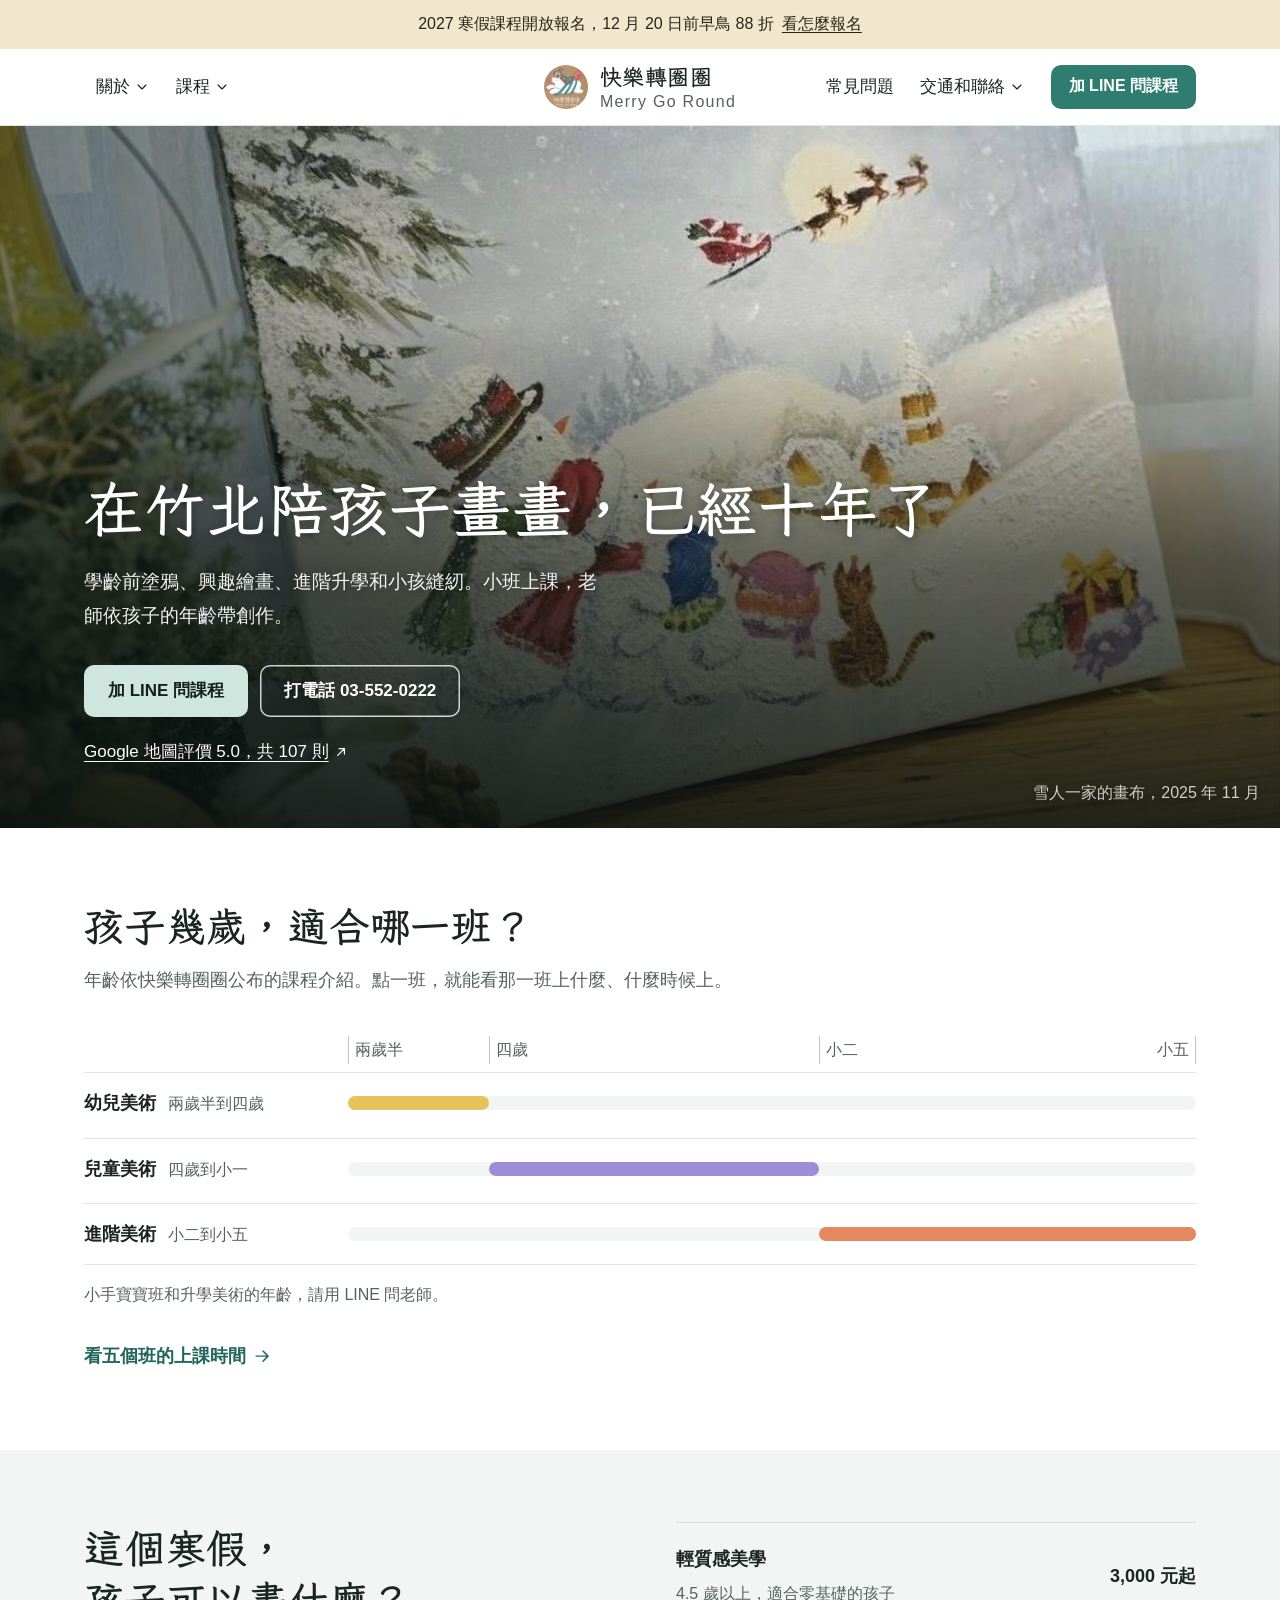
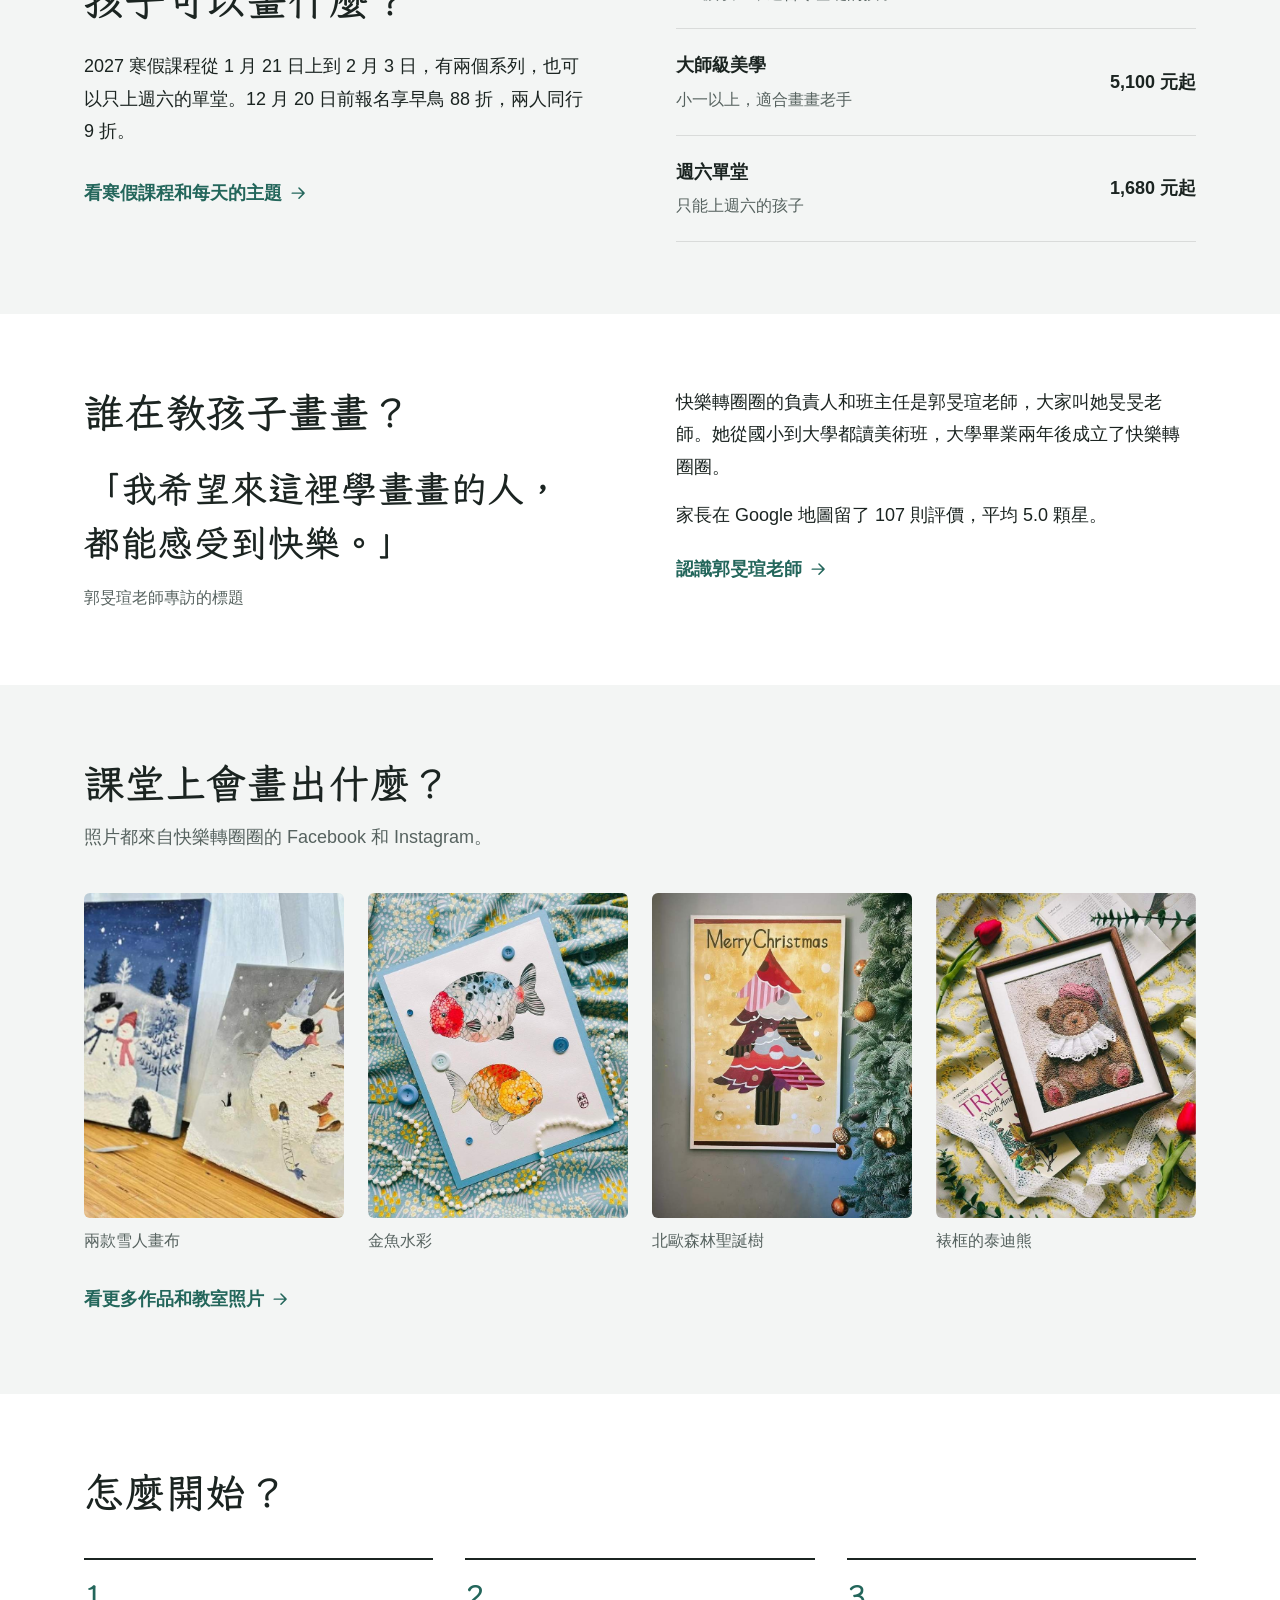
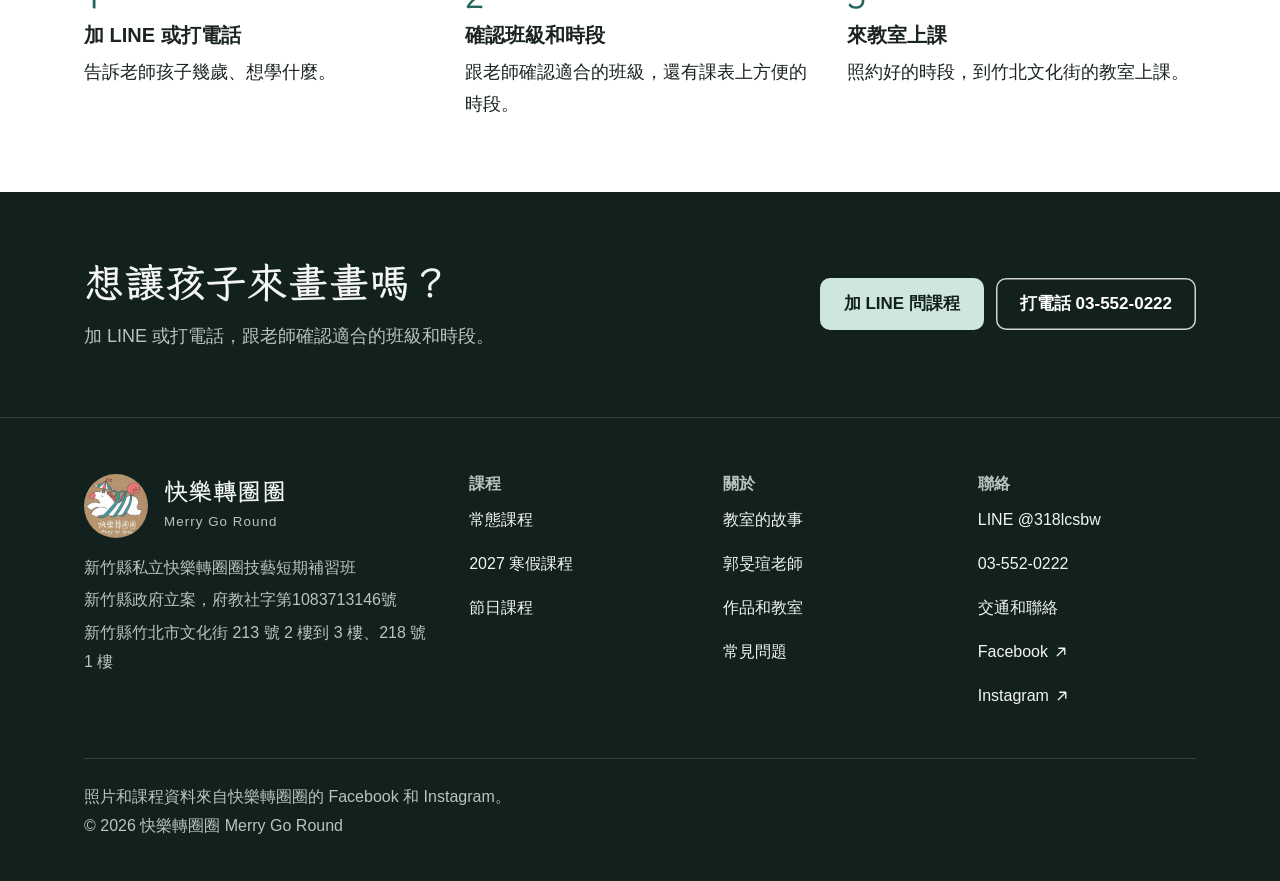
<file: index.html>
<!doctype html>
<html lang="zh-Hant-TW">
<head>
<meta charset="utf-8">
<meta name="viewport" content="width=device-width, initial-scale=1, viewport-fit=cover">
<meta name="robots" content="noindex, nofollow">
<title>快樂轉圈圈 Merry Go Round｜竹北兒童美術教室</title>
<meta name="description" content="竹北文化街的兒童美術教室，陪孩子畫畫十年。幼兒美術、兒童美術、進階美術和升學美術，還有寒暑假營隊。加 LINE 或打 03-552-0222 詢問。">
<meta name="color-scheme" content="light dark">
<meta name="theme-color" content="#ffffff" media="(prefers-color-scheme: light)">
<meta name="theme-color" content="#111614" media="(prefers-color-scheme: dark)">
<meta property="og:type" content="website">
<meta property="og:locale" content="zh_TW">
<meta property="og:site_name" content="快樂轉圈圈 Merry Go Round">
<meta property="og:url" content="https://ian-git116.github.io/merry-go-round/">
<meta property="og:title" content="快樂轉圈圈 Merry Go Round｜竹北兒童美術教室">
<meta property="og:description" content="竹北文化街的兒童美術教室，陪孩子畫畫十年。幼兒美術、兒童美術、進階美術和升學美術，還有寒暑假營隊。加 LINE 或打 03-552-0222 詢問。">
<meta property="og:image" content="https://ian-git116.github.io/merry-go-round/img/og.jpg">
<meta property="og:image:width" content="1200">
<meta property="og:image:height" content="630">
<meta property="og:image:alt" content="畫布上的雪人作品，旁邊有松果和棉花">
<meta name="twitter:card" content="summary_large_image">
<link rel="icon" type="image/png" sizes="32x32" href="img/favicon-32.png">
<link rel="apple-touch-icon" href="img/apple-touch-icon.png">
<link rel="preconnect" href="https://fonts.googleapis.com">
<link rel="preconnect" href="https://fonts.gstatic.com" crossorigin>
<link rel="stylesheet" href="https://fonts.googleapis.com/css2?family=LXGW+WenKai+TC:wght@700&amp;display=swap&amp;text=0123456789%E3%80%82%E3%80%8C%E3%80%8D%E4%B8%80%E4%B8%8A%E4%B8%8D%E4%B8%96%E4%BA%86%E4%BA%8B%E4%BA%A4%E4%BA%BA%E4%BB%80%E4%BB%A5%E4%BD%9C%E4%BE%86%E4%BF%A1%E5%80%8B%E5%80%91%E5%81%87%E5%85%92%E5%85%AD%E5%87%BA%E5%88%B0%E5%8C%97%E5%8D%81%E5%8D%87%E5%8F%97%E5%8F%AA%E5%8F%AF%E5%90%88%E5%90%8D%E5%92%8C%E5%93%81%E5%93%AA%E5%95%8F%E5%97%8E%E5%9C%88%E5%9C%A8%E5%9C%B0%E5%A0%82%E5%A0%B1%E5%A4%A7%E5%A7%8B%E5%AD%90%E5%AD%A9%E5%AD%B8%E5%AE%A4%E5%AF%92%E5%AF%B6%E5%B0%8F%E5%B1%95%E5%B7%B2%E5%B8%8C%E5%B8%AB%E5%B8%B8%E5%B9%B4%E5%B9%BC%E5%B9%BE%E5%BF%AB%E6%80%8E%E6%83%B3%E6%84%9F%E6%85%8B%E6%85%A2%E6%88%91%E6%89%8B%E6%95%85%E6%95%99%E6%96%BC%E6%97%A5%E6%97%BB%E6%98%AF%E6%99%82%E6%9A%91%E6%9C%83%E6%9C%9B%E6%A8%82%E6%AD%B2%E6%AF%94%E7%87%9F%E7%8F%AD%E7%91%84%E7%95%8C%E7%95%AB%E7%9A%84%E7%9B%B8%E7%A8%8B%E7%AB%A5%E7%AB%B9%E7%AF%80%E7%B4%9A%E7%B5%A1%E7%B6%93%E7%BE%8E%E8%80%81%E8%81%AF%E8%83%BD%E8%A1%93%E8%A3%A1%E8%A6%8B%E8%AA%B0%E8%AA%B2%E8%AE%93%E8%B3%AA%E8%B3%BD%E8%BC%95%E8%BD%89%E9%80%99%E9%80%9A%E9%80%B1%E9%80%B2%E9%81%8E%E9%81%A9%E9%83%AD%E9%83%BD%E9%95%B7%E9%96%8B%E9%96%93%E9%97%9C%E9%99%AA%E9%9A%8A%E9%9A%8E%E9%A0%81%E9%A1%8C%E9%BA%BC%E9%BB%9E%E9%BD%A1%EF%BC%8C%EF%BC%9F">
<link rel="stylesheet" href="css/site.css?v=202611261741">
<script src="js/site.js?v=202611261741" defer></script>
<script type="application/ld+json">{"@context": "https://schema.org", "@type": "LocalBusiness", "name": "快樂轉圈圈 Merry Go Round", "legalName": "新竹縣私立快樂轉圈圈技藝短期補習班", "telephone": "+886-3-552-0222", "image": "https://ian-git116.github.io/merry-go-round/img/og.jpg", "url": "https://ian-git116.github.io/merry-go-round/", "address": {"@type": "PostalAddress", "streetAddress": "文化街213號2-3樓", "addressLocality": "竹北市", "addressRegion": "新竹縣", "postalCode": "302", "addressCountry": "TW"}, "openingHoursSpecification": [{"@type": "OpeningHoursSpecification", "dayOfWeek": ["Monday", "Tuesday", "Wednesday", "Thursday", "Friday"], "opens": "15:00", "closes": "21:00"}, {"@type": "OpeningHoursSpecification", "dayOfWeek": "Saturday", "opens": "10:00", "closes": "12:00"}], "sameAs": ["https://www.facebook.com/2014merrygoround", "https://www.instagram.com/merrygoround2014/"]}</script>
</head>
<body>
<div class="progress" aria-hidden="true"></div>
<a class="skip" href="#main">跳到主要內容</a>
<p class="notice"><a href="winter.html#register"><span class="ph">2027 寒假課程開放報名，</span><span class="ph">12 月 20 日前早鳥 88 折</span><span class="go">看怎麼報名</span></a></p>
<header class="site-header">
  <div class="wrap head">
    <a class="brand" href="index.html"><img class="brand-mark" src="img/logo-96.jpg" width="96" height="96" alt=""><span class="brand-name"><span class="display">快樂轉圈圈</span><small>Merry Go Round</small></span><span class="sr-only">，回到首頁</span></a>
    <nav class="nav nav-left" aria-label="課程和關於"><div class="nav-item has-menu"><button class="nav-link" type="button" aria-expanded="false" aria-controls="m-about">關於<svg class="icon" viewBox="0 0 24 24" aria-hidden="true"><path d="M6 9l6 6 6-6"/></svg></button><ul class="dropdown" id="m-about"><li><a href="about.html">教室的故事</a></li><li><a href="about.html#teacher">郭旻瑄老師</a></li><li><a href="gallery.html">作品和教室</a></li></ul></div><div class="nav-item has-menu"><button class="nav-link" type="button" aria-expanded="false" aria-controls="m-courses">課程<svg class="icon" viewBox="0 0 24 24" aria-hidden="true"><path d="M6 9l6 6 6-6"/></svg></button><ul class="dropdown" id="m-courses"><li><a href="classes.html">常態課程</a></li><li><a href="winter.html">2027 寒假課程</a></li><li><a href="classes.html#festive">節日課程</a></li></ul></div></nav>
    <nav class="nav nav-right" aria-label="問答和聯絡"><div class="nav-item"><a class="nav-link" href="faq.html">常見問題</a></div><div class="nav-item has-menu"><button class="nav-link" type="button" aria-expanded="false" aria-controls="m-contact">交通和聯絡<svg class="icon" viewBox="0 0 24 24" aria-hidden="true"><path d="M6 9l6 6 6-6"/></svg></button><ul class="dropdown" id="m-contact"><li><a href="contact.html">地址和地圖</a></li><li><a href="contact.html#hours">教室時間</a></li><li><a href="https://lin.ee/qCqbM0w">加 LINE 詢問<svg class="icon" viewBox="0 0 24 24" aria-hidden="true"><path d="M7 17L17 7M9 7h8v8"/></svg><span class="sr-only">（外部網站）</span></a></li></ul></div><a class="btn btn-small" href="https://lin.ee/qCqbM0w">加 LINE 問課程</a></nav>
    <button class="menu-toggle" type="button" aria-expanded="false" aria-controls="menu"><svg class="icon icon-open" viewBox="0 0 24 24" aria-hidden="true"><path d="M4 7h16M4 12h16M4 17h16"/></svg><svg class="icon icon-close" viewBox="0 0 24 24" aria-hidden="true"><path d="M6 6l12 12M18 6L6 18"/></svg><span class="menu-label">選單</span></button>
  </div>
  <div class="menu-panel" id="menu" hidden>
    <div class="wrap"><div class="menu-group"><h2>關於</h2><ul><li><a href="about.html">教室的故事</a></li><li><a href="about.html#teacher">郭旻瑄老師</a></li><li><a href="gallery.html">作品和教室</a></li></ul></div><div class="menu-group"><h2>課程</h2><ul><li><a href="classes.html">常態課程</a></li><li><a href="winter.html">2027 寒假課程</a></li><li><a href="classes.html#festive">節日課程</a></li></ul></div><div class="menu-group"><h2>聯絡</h2><ul><li><a href="faq.html">常見問題</a></li><li><a href="contact.html">交通和聯絡</a></li><li><a href="contact.html#hours">教室時間</a></li></ul></div><div class="menu-actions"><a class="btn" href="https://lin.ee/qCqbM0w">加 LINE 問課程</a></div></div>
  </div>
</header>

<main id="main">
<section class="hero" aria-labelledby="hero-title">
  <picture class="hero-media">
    <source media="(min-width: 760px)" srcset="img/hero-d-1000.jpg 1000w, img/hero-d-1436.jpg 1436w" sizes="100vw">
    <img src="img/hero-m-800.jpg" width="800" height="1000" alt="畫布上的雪人作品" fetchpriority="high">
  </picture>
  <div class="wrap hero-body">
    <h1 id="hero-title" class="rise"><span>在竹北陪孩子畫畫，</span><span>已經十年了</span></h1>
    <p class="lead rise rise-2">學齡前塗鴉、興趣繪畫、進階升學和小孩縫紉。小班上課，老師依孩子的年齡帶創作。</p>
    <div class="actions rise rise-3">
      <a class="btn btn-light" href="https://lin.ee/qCqbM0w">加 LINE 問課程</a>
      <a class="btn btn-ondeep" href="tel:+88635520222">打電話 03-552-0222</a>
    </div>
    <p class="proof rise rise-4"><a class="out" href="https://www.google.com/maps/search/?api=1&amp;query=%E5%BF%AB%E6%A8%82%E8%BD%89%E5%9C%88%E5%9C%88%E7%95%AB%E5%AE%A4+%E7%AB%B9%E5%8C%97">Google 地圖評價 5.0，共 107 則<svg class="icon" viewBox="0 0 24 24" aria-hidden="true"><path d="M7 17L17 7M9 7h8v8"/></svg><span class="sr-only">（外部網站）</span></a></p>
  </div>
  <p class="hero-caption">雪人一家的畫布，2025 年 11 月</p>
</section>

<section class="section" aria-labelledby="age-title">
  <div class="wrap">
    <div class="sec-head">
      <h2 id="age-title"><span class="ph">孩子幾歲，</span><span class="ph">適合哪一班？</span></h2>
      <p>年齡依快樂轉圈圈公布的課程介紹。點一班，就能看那一班上什麼、什麼時候上。</p>
    </div>
    <div class="ruler" data-ruler><div class="ruler-axis" aria-hidden="true"><div class="ruler-gap"></div><div class="ruler-scale"><span style="--at:0%">兩歲半</span><span style="--at:16.67%">四歲</span><span style="--at:55.56%">小二</span><span style="--at:100%">小五</span></div></div><a class="ruler-row" href="classes.html#young" style="--c:var(--c-young)"><span class="ruler-label"><b>幼兒美術</b><span>兩歲半到四歲</span></span><span class="ruler-track" aria-hidden="true"><span class="ruler-bar" style="--from:0.00%;--span:16.67%"></span></span></a><a class="ruler-row" href="classes.html#kids" style="--c:var(--c-kids)"><span class="ruler-label"><b>兒童美術</b><span>四歲到小一</span></span><span class="ruler-track" aria-hidden="true"><span class="ruler-bar" style="--from:16.67%;--span:38.89%"></span></span></a><a class="ruler-row" href="classes.html#adv" style="--c:var(--c-adv)"><span class="ruler-label"><b>進階美術</b><span>小二到小五</span></span><span class="ruler-track" aria-hidden="true"><span class="ruler-bar" style="--from:55.56%;--span:44.44%"></span></span></a></div>
    <p class="note ruler-foot">小手寶寶班和升學美術的年齡，請用 LINE 問老師。</p>
    <p class="mt"><a class="more" href="classes.html"><span>看五個班的上課時間</span><svg class="icon" viewBox="0 0 24 24" aria-hidden="true"><path d="M5 12h14M13 6l6 6-6 6"/></svg></a></p>
  </div>
</section>

<section class="section tint" aria-labelledby="winter-title">
  <div class="wrap split">
    <div>
      <h2 id="winter-title"><span class="ph">這個寒假，</span><span class="ph">孩子可以畫什麼？</span></h2>
      <p class="mt">2027 寒假課程從 1 月 21 日上到 2 月 3 日，有兩個系列，也可以只上週六的單堂。12 月 20 日前報名享早鳥 88 折，兩人同行 9 折。</p>
      <p class="mt"><a class="more" href="winter.html"><span>看寒假課程和每天的主題</span><svg class="icon" viewBox="0 0 24 24" aria-hidden="true"><path d="M5 12h14M13 6l6 6-6 6"/></svg></a></p>
    </div>
    <ul class="offer-list">
      <li><b>輕質感美學</b><span>4.5 歲以上，適合零基礎的孩子</span><em>3,000 元起</em></li>
      <li><b>大師級美學</b><span>小一以上，適合畫畫老手</span><em>5,100 元起</em></li>
      <li><b>週六單堂</b><span>只能上週六的孩子</span><em>1,680 元起</em></li>
    </ul>
  </div>
</section>

<section class="section" aria-labelledby="teacher-title">
  <div class="wrap split">
    <div>
      <h2 id="teacher-title">誰在教孩子畫畫？</h2>
      <figure class="mt">
        <blockquote class="quote display"><span class="ph">「我希望來這裡學畫畫的人，</span><span class="ph">都能感受到快樂。」</span></blockquote>
        <figcaption class="note quote-src">郭旻瑄老師專訪的標題</figcaption>
      </figure>
    </div>
    <div class="teacher-text">
      <p>快樂轉圈圈的負責人和班主任是郭旻瑄老師，大家叫她旻旻老師。她從國小到大學都讀美術班，大學畢業兩年後成立了快樂轉圈圈。</p>
      <p>家長在 Google 地圖留了 107 則評價，平均 5.0 顆星。</p>
      <p class="mt"><a class="more" href="about.html#teacher"><span>認識郭旻瑄老師</span><svg class="icon" viewBox="0 0 24 24" aria-hidden="true"><path d="M5 12h14M13 6l6 6-6 6"/></svg></a></p>
    </div>
  </div>
</section>

<section class="section tint" aria-labelledby="works-title">
  <div class="wrap">
    <div class="sec-head">
      <h2 id="works-title">課堂上會畫出什麼？</h2>
      <p>照片都來自快樂轉圈圈的 Facebook 和 Instagram。</p>
    </div>
    <div class="strip">
      <figure><img src="img/gal-snow-pair.jpg" width="1000" height="744" alt="兩幅雪人畫布，放在木桌上" loading="lazy"><figcaption>兩款雪人畫布</figcaption></figure>
      <figure><img src="img/gal-fish.jpg" width="720" height="1014" alt="兩條金魚的水彩畫，放在花布上" loading="lazy"><figcaption>金魚水彩</figcaption></figure>
      <figure><img src="img/gal-tree.jpg" width="720" height="902" alt="用條紋和花紋拼成的聖誕樹，上面寫著 Merry Christmas" loading="lazy"><figcaption>北歐森林聖誕樹</figcaption></figure>
      <figure><img src="img/gal-bear.jpg" width="720" height="1014" alt="裱框的泰迪熊作品，旁邊有鬱金香和書" loading="lazy"><figcaption>裱框的泰迪熊</figcaption></figure>
    </div>
    <p class="mt"><a class="more" href="gallery.html"><span>看更多作品和教室照片</span><svg class="icon" viewBox="0 0 24 24" aria-hidden="true"><path d="M5 12h14M13 6l6 6-6 6"/></svg></a></p>
  </div>
</section>

<section class="section" aria-labelledby="start-title">
  <div class="wrap">
    <div class="sec-head"><h2 id="start-title">怎麼開始？</h2></div>
    <ol class="steps">
      <li><h3>加 LINE 或打電話</h3><p>告訴老師孩子幾歲、想學什麼。</p></li>
      <li><h3>確認班級和時段</h3><p>跟老師確認適合的班級，還有課表上方便的時段。</p></li>
      <li><h3>來教室上課</h3><p>照約好的時段，到竹北文化街的教室上課。</p></li>
    </ol>
  </div>
</section>
</main>
<section class="cta" aria-labelledby="cta-title">
  <div class="wrap cta-inner">
    <div>
      <h2 id="cta-title">想讓孩子來畫畫嗎？</h2>
      <p>加 LINE 或打電話，跟老師確認適合的班級和時段。</p>
    </div>
    <div class="actions">
      <a class="btn btn-light" href="https://lin.ee/qCqbM0w">加 LINE 問課程</a>
      <a class="btn btn-ondeep" href="tel:+88635520222">打電話 03-552-0222</a>
    </div>
  </div>
</section>
<footer class="site-footer">
  <div class="wrap">
    <div class="foot-grid">
      <div>
        <div class="foot-brand"><img src="img/logo-192.jpg" width="192" height="192" alt="快樂轉圈圈的標誌，一隻白色的狗背著旋轉木馬" loading="lazy"><div><span class="display">快樂轉圈圈</span><small>Merry Go Round</small></div></div>
        <div class="foot-legal">
          <p>新竹縣私立快樂轉圈圈技藝短期補習班</p>
          <p>新竹縣政府立案，府教社字第1083713146號</p>
          <p>新竹縣竹北市文化街 213 號 2 樓到 3 樓、218 號 1 樓</p>
        </div>
      </div>
      <div>
        <h2>課程</h2>
        <ul><li><a href="classes.html">常態課程</a></li><li><a href="winter.html">2027 寒假課程</a></li><li><a href="classes.html#festive">節日課程</a></li></ul>
      </div>
      <div>
        <h2>關於</h2>
        <ul><li><a href="about.html">教室的故事</a></li><li><a href="about.html#teacher">郭旻瑄老師</a></li><li><a href="gallery.html">作品和教室</a></li><li><a href="faq.html">常見問題</a></li></ul>
      </div>
      <div>
        <h2>聯絡</h2>
        <ul><li><a href="https://lin.ee/qCqbM0w">LINE @318lcsbw</a></li><li><a href="tel:+88635520222">03-552-0222</a></li><li><a href="contact.html">交通和聯絡</a></li><li><a href="https://www.facebook.com/2014merrygoround">Facebook<svg class="icon" viewBox="0 0 24 24" aria-hidden="true"><path d="M7 17L17 7M9 7h8v8"/></svg><span class="sr-only">（外部網站）</span></a></li><li><a href="https://www.instagram.com/merrygoround2014/">Instagram<svg class="icon" viewBox="0 0 24 24" aria-hidden="true"><path d="M7 17L17 7M9 7h8v8"/></svg><span class="sr-only">（外部網站）</span></a></li></ul>
      </div>
    </div>
    <div class="foot-end">
      <p>照片和課程資料來自快樂轉圈圈的 Facebook 和 Instagram。</p>
      <p>© 2026 快樂轉圈圈 Merry Go Round</p>
    </div>
  </div>
</footer>
<div class="callbar" role="region" aria-label="快速聯絡"><a class="btn" href="https://lin.ee/qCqbM0w">加 LINE</a><a class="btn btn-quiet" href="tel:+88635520222">打電話</a></div>
</body>
</html>
</file>
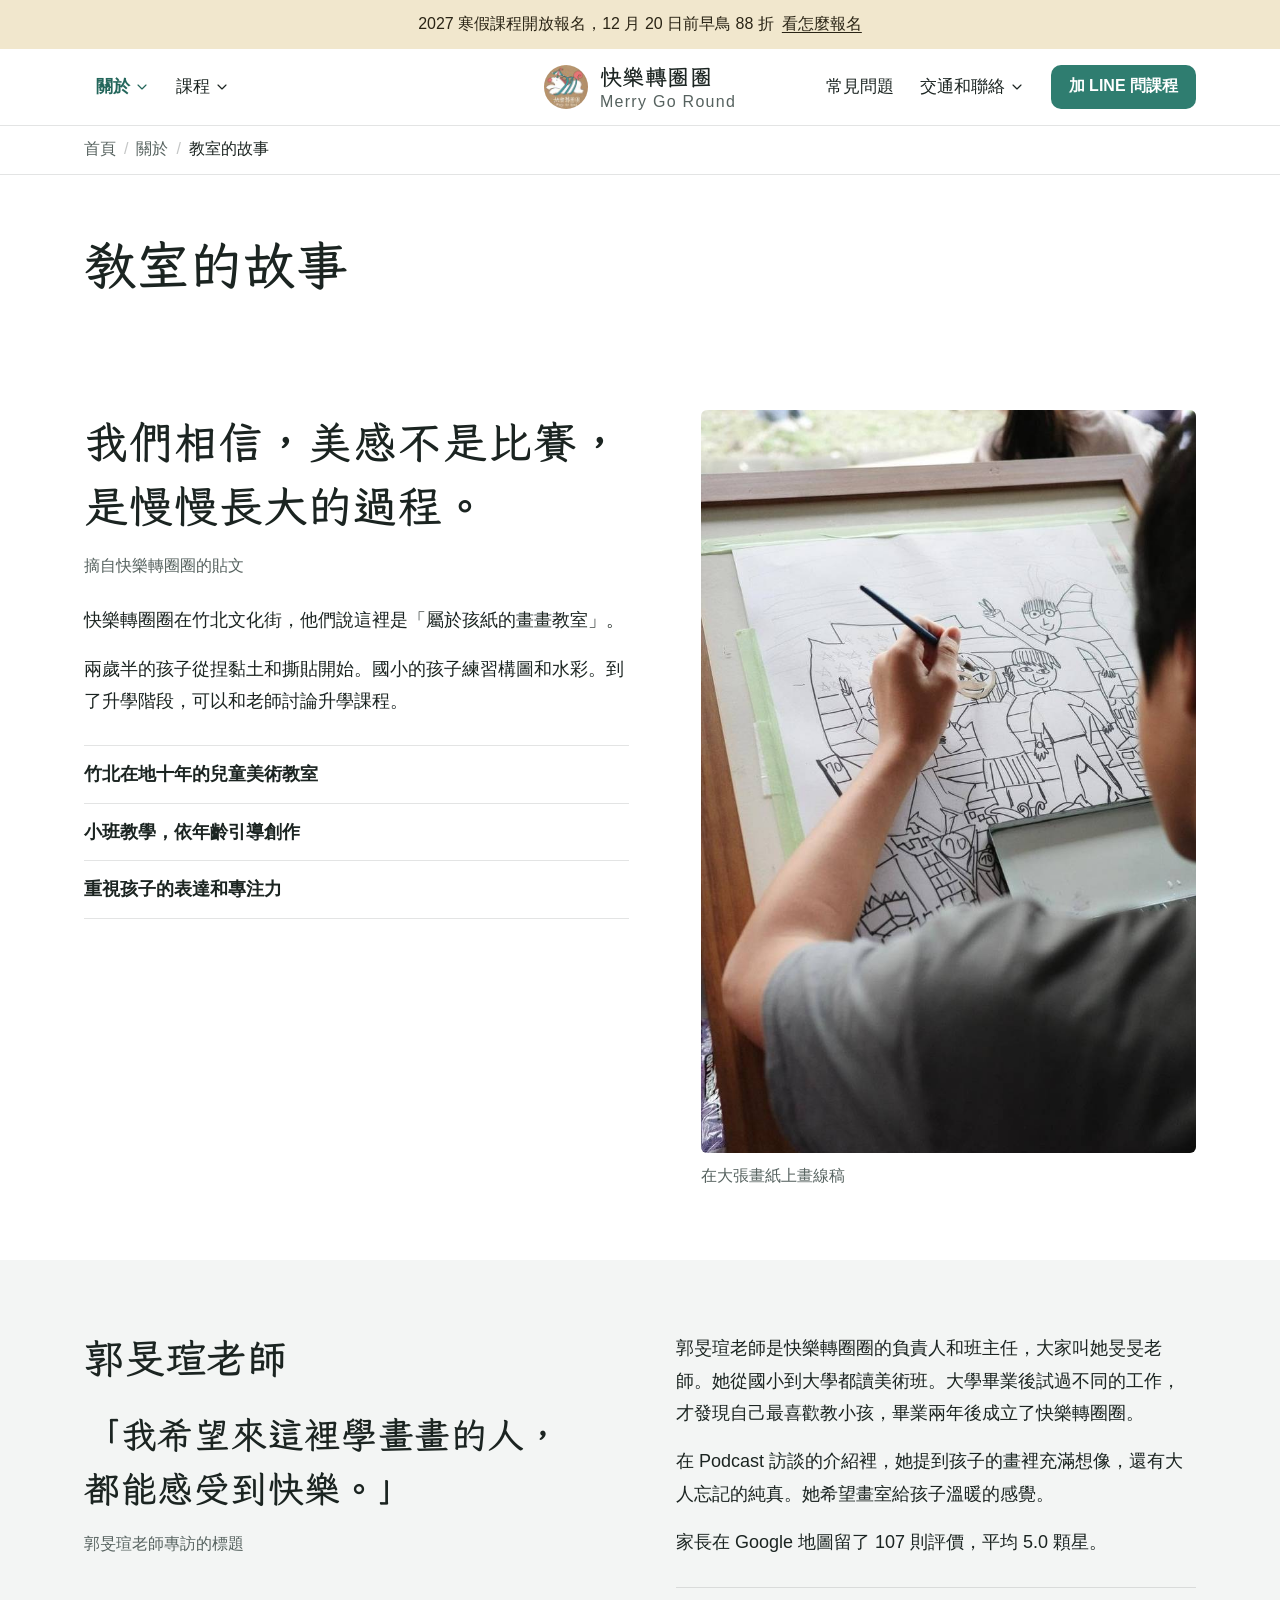
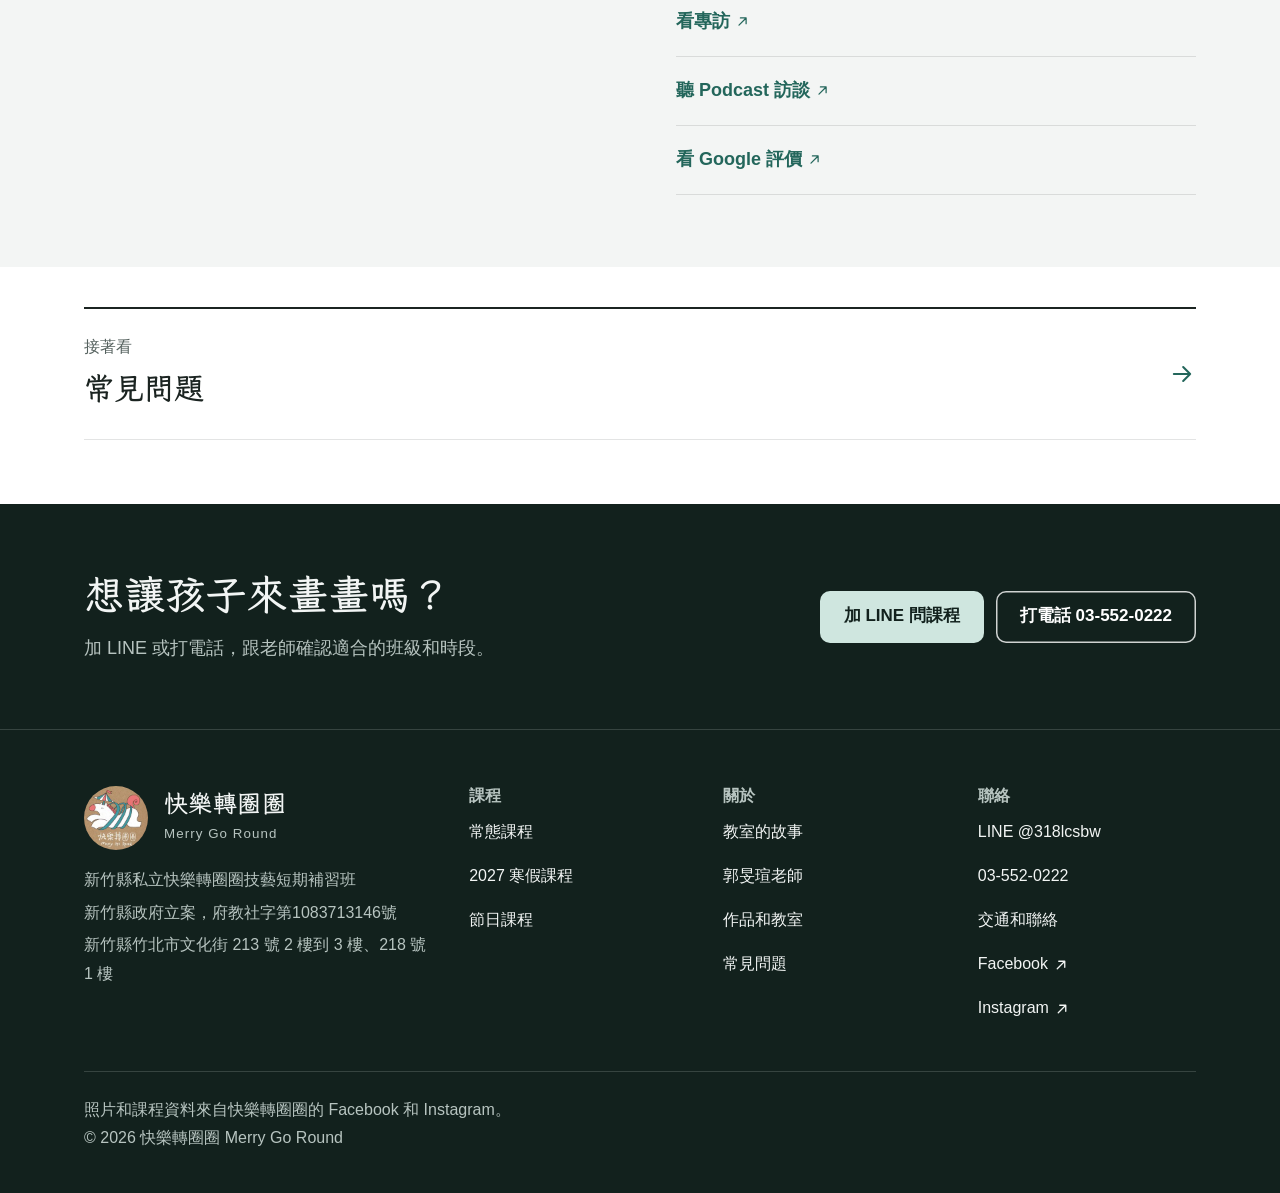
<file: about.html>
<!doctype html>
<html lang="zh-Hant-TW">
<head>
<meta charset="utf-8">
<meta name="viewport" content="width=device-width, initial-scale=1, viewport-fit=cover">
<meta name="robots" content="noindex, nofollow">
<title>教室的故事｜快樂轉圈圈 Merry Go Round</title>
<meta name="description" content="快樂轉圈圈相信美感不是比賽，是慢慢長大的過程。認識負責人郭旻瑄老師。">
<meta name="color-scheme" content="light dark">
<meta name="theme-color" content="#ffffff" media="(prefers-color-scheme: light)">
<meta name="theme-color" content="#111614" media="(prefers-color-scheme: dark)">
<meta property="og:type" content="website">
<meta property="og:locale" content="zh_TW">
<meta property="og:site_name" content="快樂轉圈圈 Merry Go Round">
<meta property="og:url" content="https://ian-git116.github.io/merry-go-round/about.html">
<meta property="og:title" content="教室的故事｜快樂轉圈圈 Merry Go Round">
<meta property="og:description" content="快樂轉圈圈相信美感不是比賽，是慢慢長大的過程。認識負責人郭旻瑄老師。">
<meta property="og:image" content="https://ian-git116.github.io/merry-go-round/img/og.jpg">
<meta property="og:image:width" content="1200">
<meta property="og:image:height" content="630">
<meta property="og:image:alt" content="畫布上的雪人作品，旁邊有松果和棉花">
<meta name="twitter:card" content="summary_large_image">
<link rel="icon" type="image/png" sizes="32x32" href="img/favicon-32.png">
<link rel="apple-touch-icon" href="img/apple-touch-icon.png">
<link rel="preconnect" href="https://fonts.googleapis.com">
<link rel="preconnect" href="https://fonts.gstatic.com" crossorigin>
<link rel="stylesheet" href="https://fonts.googleapis.com/css2?family=LXGW+WenKai+TC:wght@700&amp;display=swap&amp;text=0123456789%E3%80%82%E3%80%8C%E3%80%8D%E4%B8%80%E4%B8%8A%E4%B8%8D%E4%B8%96%E4%BA%86%E4%BA%8B%E4%BA%A4%E4%BA%BA%E4%BB%80%E4%BB%A5%E4%BD%9C%E4%BE%86%E4%BF%A1%E5%80%8B%E5%80%91%E5%81%87%E5%85%92%E5%85%AD%E5%87%BA%E5%88%B0%E5%8C%97%E5%8D%81%E5%8D%87%E5%8F%97%E5%8F%AA%E5%8F%AF%E5%90%88%E5%90%8D%E5%92%8C%E5%93%81%E5%93%AA%E5%95%8F%E5%97%8E%E5%9C%88%E5%9C%A8%E5%9C%B0%E5%A0%82%E5%A0%B1%E5%A4%A7%E5%A7%8B%E5%AD%90%E5%AD%A9%E5%AD%B8%E5%AE%A4%E5%AF%92%E5%AF%B6%E5%B0%8F%E5%B1%95%E5%B7%B2%E5%B8%8C%E5%B8%AB%E5%B8%B8%E5%B9%B4%E5%B9%BC%E5%B9%BE%E5%BF%AB%E6%80%8E%E6%83%B3%E6%84%9F%E6%85%8B%E6%85%A2%E6%88%91%E6%89%8B%E6%95%85%E6%95%99%E6%96%BC%E6%97%A5%E6%97%BB%E6%98%AF%E6%99%82%E6%9A%91%E6%9C%83%E6%9C%9B%E6%A8%82%E6%AD%B2%E6%AF%94%E7%87%9F%E7%8F%AD%E7%91%84%E7%95%8C%E7%95%AB%E7%9A%84%E7%9B%B8%E7%A8%8B%E7%AB%A5%E7%AB%B9%E7%AF%80%E7%B4%9A%E7%B5%A1%E7%B6%93%E7%BE%8E%E8%80%81%E8%81%AF%E8%83%BD%E8%A1%93%E8%A3%A1%E8%A6%8B%E8%AA%B0%E8%AA%B2%E8%AE%93%E8%B3%AA%E8%B3%BD%E8%BC%95%E8%BD%89%E9%80%99%E9%80%9A%E9%80%B1%E9%80%B2%E9%81%8E%E9%81%A9%E9%83%AD%E9%83%BD%E9%95%B7%E9%96%8B%E9%96%93%E9%97%9C%E9%99%AA%E9%9A%8A%E9%9A%8E%E9%A0%81%E9%A1%8C%E9%BA%BC%E9%BB%9E%E9%BD%A1%EF%BC%8C%EF%BC%9F">
<link rel="stylesheet" href="css/site.css?v=202611261741">
<script src="js/site.js?v=202611261741" defer></script>

</head>
<body>
<div class="progress" aria-hidden="true"></div>
<a class="skip" href="#main">跳到主要內容</a>
<p class="notice"><a href="winter.html#register"><span class="ph">2027 寒假課程開放報名，</span><span class="ph">12 月 20 日前早鳥 88 折</span><span class="go">看怎麼報名</span></a></p>
<header class="site-header">
  <div class="wrap head">
    <a class="brand" href="index.html"><img class="brand-mark" src="img/logo-96.jpg" width="96" height="96" alt=""><span class="brand-name"><span class="display">快樂轉圈圈</span><small>Merry Go Round</small></span><span class="sr-only">，回到首頁</span></a>
    <nav class="nav nav-left" aria-label="課程和關於"><div class="nav-item has-menu is-here"><button class="nav-link" type="button" aria-expanded="false" aria-controls="m-about">關於<svg class="icon" viewBox="0 0 24 24" aria-hidden="true"><path d="M6 9l6 6 6-6"/></svg></button><ul class="dropdown" id="m-about"><li><a href="about.html" aria-current="page">教室的故事</a></li><li><a href="about.html#teacher">郭旻瑄老師</a></li><li><a href="gallery.html">作品和教室</a></li></ul></div><div class="nav-item has-menu"><button class="nav-link" type="button" aria-expanded="false" aria-controls="m-courses">課程<svg class="icon" viewBox="0 0 24 24" aria-hidden="true"><path d="M6 9l6 6 6-6"/></svg></button><ul class="dropdown" id="m-courses"><li><a href="classes.html">常態課程</a></li><li><a href="winter.html">2027 寒假課程</a></li><li><a href="classes.html#festive">節日課程</a></li></ul></div></nav>
    <nav class="nav nav-right" aria-label="問答和聯絡"><div class="nav-item"><a class="nav-link" href="faq.html">常見問題</a></div><div class="nav-item has-menu"><button class="nav-link" type="button" aria-expanded="false" aria-controls="m-contact">交通和聯絡<svg class="icon" viewBox="0 0 24 24" aria-hidden="true"><path d="M6 9l6 6 6-6"/></svg></button><ul class="dropdown" id="m-contact"><li><a href="contact.html">地址和地圖</a></li><li><a href="contact.html#hours">教室時間</a></li><li><a href="https://lin.ee/qCqbM0w">加 LINE 詢問<svg class="icon" viewBox="0 0 24 24" aria-hidden="true"><path d="M7 17L17 7M9 7h8v8"/></svg><span class="sr-only">（外部網站）</span></a></li></ul></div><a class="btn btn-small" href="https://lin.ee/qCqbM0w">加 LINE 問課程</a></nav>
    <button class="menu-toggle" type="button" aria-expanded="false" aria-controls="menu"><svg class="icon icon-open" viewBox="0 0 24 24" aria-hidden="true"><path d="M4 7h16M4 12h16M4 17h16"/></svg><svg class="icon icon-close" viewBox="0 0 24 24" aria-hidden="true"><path d="M6 6l12 12M18 6L6 18"/></svg><span class="menu-label">選單</span></button>
  </div>
  <div class="menu-panel" id="menu" hidden>
    <div class="wrap"><div class="menu-group"><h2>關於</h2><ul><li><a href="about.html" aria-current="page">教室的故事</a></li><li><a href="about.html#teacher">郭旻瑄老師</a></li><li><a href="gallery.html">作品和教室</a></li></ul></div><div class="menu-group"><h2>課程</h2><ul><li><a href="classes.html">常態課程</a></li><li><a href="winter.html">2027 寒假課程</a></li><li><a href="classes.html#festive">節日課程</a></li></ul></div><div class="menu-group"><h2>聯絡</h2><ul><li><a href="faq.html">常見問題</a></li><li><a href="contact.html">交通和聯絡</a></li><li><a href="contact.html#hours">教室時間</a></li></ul></div><div class="menu-actions"><a class="btn" href="https://lin.ee/qCqbM0w">加 LINE 問課程</a></div></div>
  </div>
</header>
<nav class="crumbs" aria-label="目前位置"><div class="wrap"><ol><li><a href="index.html">首頁</a></li><li>關於</li><li aria-current="page">教室的故事</li></ol></div></nav>
<main id="main">
<header class="page-head"><div class="wrap">
  <h1>教室的故事</h1>
</div></header>

<section class="section" aria-label="教室的理念">
  <div class="wrap story">
    <div class="story-text">
      <figure>
        <blockquote class="belief display"><span class="ph">我們相信，</span><span class="ph">美感不是比賽，</span><span class="ph">是慢慢長大的過程。</span></blockquote>
        <figcaption class="note quote-src">摘自快樂轉圈圈的貼文</figcaption>
      </figure>
      <p class="mt">快樂轉圈圈在竹北文化街，他們說這裡是「屬於孩紙的畫畫教室」。</p>
      <p>兩歲半的孩子從捏黏土和撕貼開始。國小的孩子練習構圖和水彩。到了升學階段，可以和老師討論升學課程。</p>
      <ul class="points">
        <li>竹北在地十年的兒童美術教室</li>
        <li>小班教學，依年齡引導創作</li>
        <li>重視孩子的表達和專注力</li>
      </ul>
    </div>
    <figure class="photo"><img src="img/class-sketch-760.jpg" width="760" height="1139" alt="學生拿著筆，在大張畫紙上畫線稿" loading="lazy"><figcaption>在大張畫紙上畫線稿</figcaption></figure>
  </div>
</section>

<section class="section tint" id="teacher" aria-labelledby="teacher-title">
  <div class="wrap split">
    <div>
      <h2 id="teacher-title">郭旻瑄老師</h2>
      <figure class="mt">
        <blockquote class="quote display"><span class="ph">「我希望來這裡學畫畫的人，</span><span class="ph">都能感受到快樂。」</span></blockquote>
        <figcaption class="note quote-src">郭旻瑄老師專訪的標題</figcaption>
      </figure>
    </div>
    <div class="teacher-text">
      <p>郭旻瑄老師是快樂轉圈圈的負責人和班主任，大家叫她旻旻老師。她從國小到大學都讀美術班。大學畢業後試過不同的工作，才發現自己最喜歡教小孩，畢業兩年後成立了快樂轉圈圈。</p>
      <p>在 Podcast 訪談的介紹裡，她提到孩子的畫裡充滿想像，還有大人忘記的純真。她希望畫室給孩子溫暖的感覺。</p>
      <p>家長在 Google 地圖留了 107 則評價，平均 5.0 顆星。</p>
      <ul class="points">
        <li><a class="more out" href="https://vocus.cc/article/638e094afd89780001dc7440"><span>看專訪</span><svg class="icon" viewBox="0 0 24 24" aria-hidden="true"><path d="M7 17L17 7M9 7h8v8"/></svg><span class="sr-only">（外部網站）</span></a></li>
        <li><a class="more out" href="https://www.youtube.com/watch?v=T1CQBEjvDC4"><span>聽 Podcast 訪談</span><svg class="icon" viewBox="0 0 24 24" aria-hidden="true"><path d="M7 17L17 7M9 7h8v8"/></svg><span class="sr-only">（外部網站）</span></a></li>
        <li><a class="more out" href="https://www.google.com/maps/search/?api=1&amp;query=%E5%BF%AB%E6%A8%82%E8%BD%89%E5%9C%88%E5%9C%88%E7%95%AB%E5%AE%A4+%E7%AB%B9%E5%8C%97"><span>看 Google 評價</span><svg class="icon" viewBox="0 0 24 24" aria-hidden="true"><path d="M7 17L17 7M9 7h8v8"/></svg><span class="sr-only">（外部網站）</span></a></li>
      </ul>
    </div>
  </div>
</section>
<nav class="next wrap" aria-label="下一頁"><a href="faq.html"><span><small>接著看</small><b>常見問題</b></span><svg class="icon" viewBox="0 0 24 24" aria-hidden="true"><path d="M5 12h14M13 6l6 6-6 6"/></svg></a></nav>
</main>
<section class="cta" aria-labelledby="cta-title">
  <div class="wrap cta-inner">
    <div>
      <h2 id="cta-title">想讓孩子來畫畫嗎？</h2>
      <p>加 LINE 或打電話，跟老師確認適合的班級和時段。</p>
    </div>
    <div class="actions">
      <a class="btn btn-light" href="https://lin.ee/qCqbM0w">加 LINE 問課程</a>
      <a class="btn btn-ondeep" href="tel:+88635520222">打電話 03-552-0222</a>
    </div>
  </div>
</section>
<footer class="site-footer">
  <div class="wrap">
    <div class="foot-grid">
      <div>
        <div class="foot-brand"><img src="img/logo-192.jpg" width="192" height="192" alt="快樂轉圈圈的標誌，一隻白色的狗背著旋轉木馬" loading="lazy"><div><span class="display">快樂轉圈圈</span><small>Merry Go Round</small></div></div>
        <div class="foot-legal">
          <p>新竹縣私立快樂轉圈圈技藝短期補習班</p>
          <p>新竹縣政府立案，府教社字第1083713146號</p>
          <p>新竹縣竹北市文化街 213 號 2 樓到 3 樓、218 號 1 樓</p>
        </div>
      </div>
      <div>
        <h2>課程</h2>
        <ul><li><a href="classes.html">常態課程</a></li><li><a href="winter.html">2027 寒假課程</a></li><li><a href="classes.html#festive">節日課程</a></li></ul>
      </div>
      <div>
        <h2>關於</h2>
        <ul><li><a href="about.html">教室的故事</a></li><li><a href="about.html#teacher">郭旻瑄老師</a></li><li><a href="gallery.html">作品和教室</a></li><li><a href="faq.html">常見問題</a></li></ul>
      </div>
      <div>
        <h2>聯絡</h2>
        <ul><li><a href="https://lin.ee/qCqbM0w">LINE @318lcsbw</a></li><li><a href="tel:+88635520222">03-552-0222</a></li><li><a href="contact.html">交通和聯絡</a></li><li><a href="https://www.facebook.com/2014merrygoround">Facebook<svg class="icon" viewBox="0 0 24 24" aria-hidden="true"><path d="M7 17L17 7M9 7h8v8"/></svg><span class="sr-only">（外部網站）</span></a></li><li><a href="https://www.instagram.com/merrygoround2014/">Instagram<svg class="icon" viewBox="0 0 24 24" aria-hidden="true"><path d="M7 17L17 7M9 7h8v8"/></svg><span class="sr-only">（外部網站）</span></a></li></ul>
      </div>
    </div>
    <div class="foot-end">
      <p>照片和課程資料來自快樂轉圈圈的 Facebook 和 Instagram。</p>
      <p>© 2026 快樂轉圈圈 Merry Go Round</p>
    </div>
  </div>
</footer>
<div class="callbar" role="region" aria-label="快速聯絡"><a class="btn" href="https://lin.ee/qCqbM0w">加 LINE</a><a class="btn btn-quiet" href="tel:+88635520222">打電話</a></div>
</body>
</html>
</file>
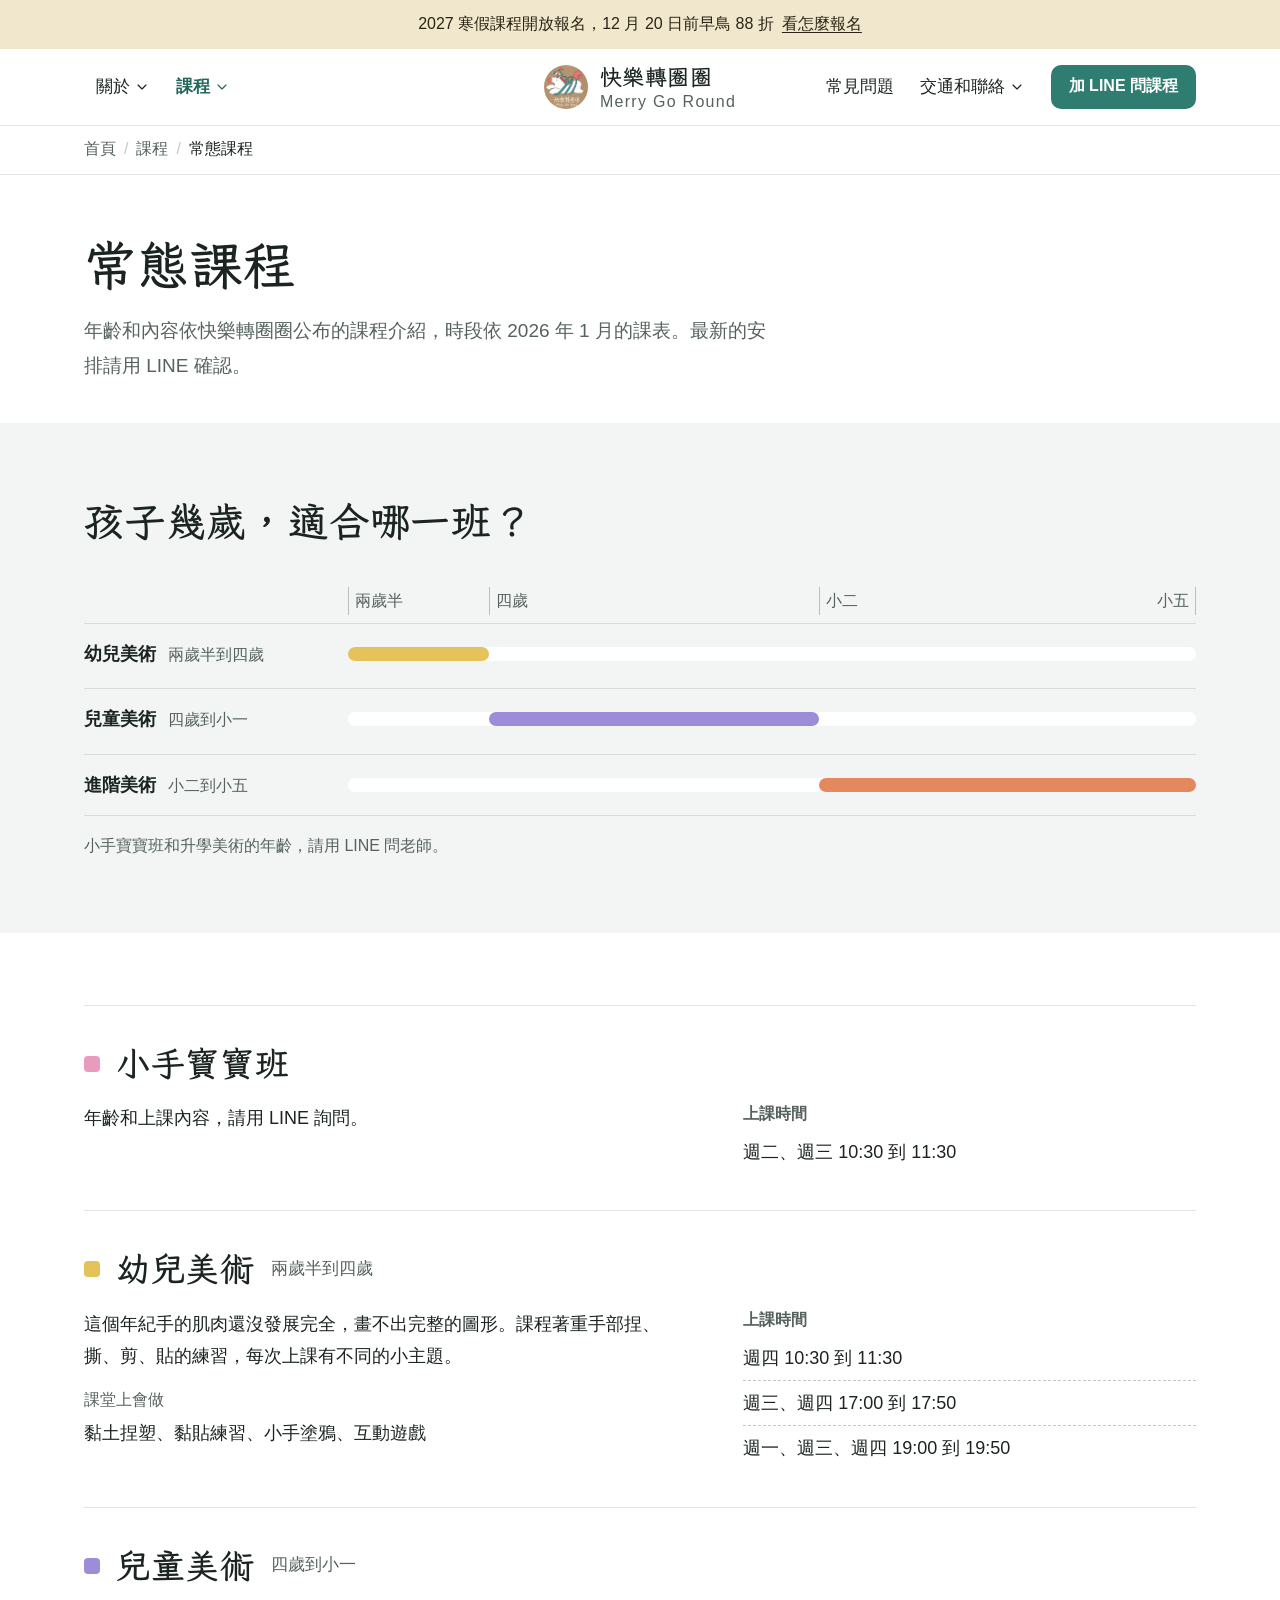
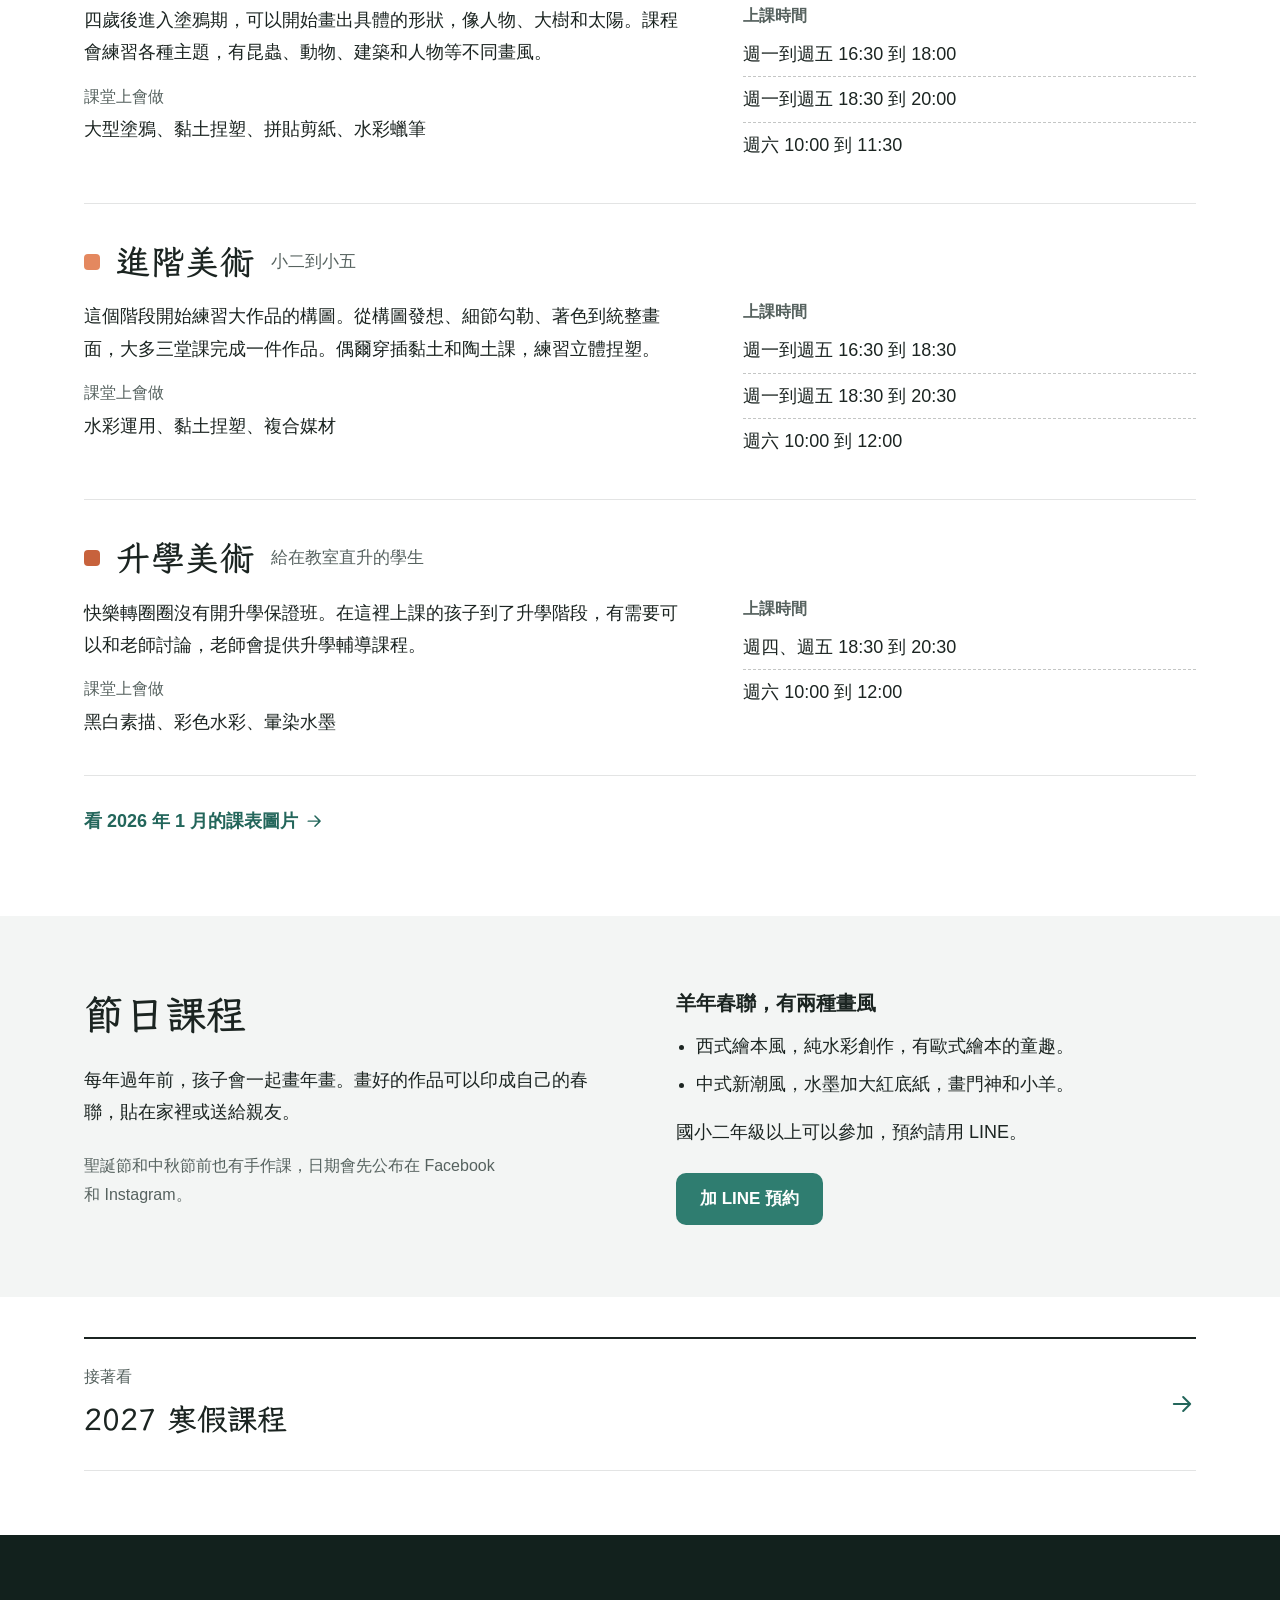
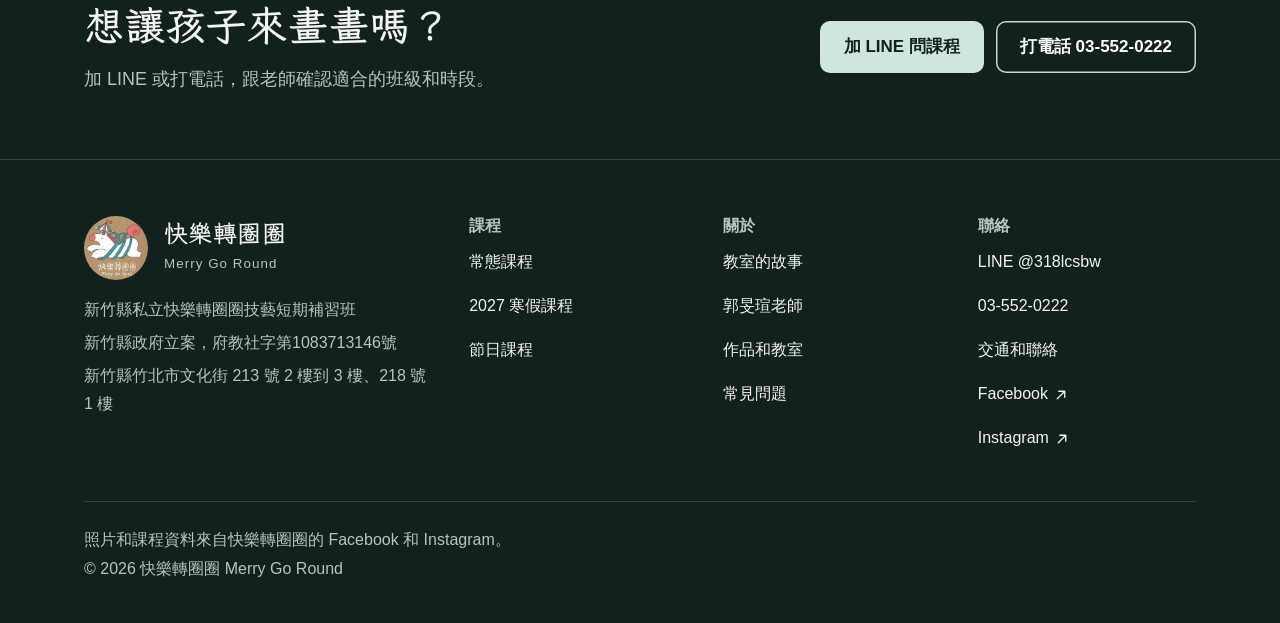
<file: classes.html>
<!doctype html>
<html lang="zh-Hant-TW">
<head>
<meta charset="utf-8">
<meta name="viewport" content="width=device-width, initial-scale=1, viewport-fit=cover">
<meta name="robots" content="noindex, nofollow">
<title>常態課程｜快樂轉圈圈 Merry Go Round</title>
<meta name="description" content="快樂轉圈圈的五個常態班，小手寶寶班、幼兒美術、兒童美術、進階美術和升學美術。每一班的年齡、上課內容和時段。">
<meta name="color-scheme" content="light dark">
<meta name="theme-color" content="#ffffff" media="(prefers-color-scheme: light)">
<meta name="theme-color" content="#111614" media="(prefers-color-scheme: dark)">
<meta property="og:type" content="website">
<meta property="og:locale" content="zh_TW">
<meta property="og:site_name" content="快樂轉圈圈 Merry Go Round">
<meta property="og:url" content="https://ian-git116.github.io/merry-go-round/classes.html">
<meta property="og:title" content="常態課程｜快樂轉圈圈 Merry Go Round">
<meta property="og:description" content="快樂轉圈圈的五個常態班，小手寶寶班、幼兒美術、兒童美術、進階美術和升學美術。每一班的年齡、上課內容和時段。">
<meta property="og:image" content="https://ian-git116.github.io/merry-go-round/img/og.jpg">
<meta property="og:image:width" content="1200">
<meta property="og:image:height" content="630">
<meta property="og:image:alt" content="畫布上的雪人作品，旁邊有松果和棉花">
<meta name="twitter:card" content="summary_large_image">
<link rel="icon" type="image/png" sizes="32x32" href="img/favicon-32.png">
<link rel="apple-touch-icon" href="img/apple-touch-icon.png">
<link rel="preconnect" href="https://fonts.googleapis.com">
<link rel="preconnect" href="https://fonts.gstatic.com" crossorigin>
<link rel="stylesheet" href="https://fonts.googleapis.com/css2?family=LXGW+WenKai+TC:wght@700&amp;display=swap&amp;text=0123456789%E3%80%82%E3%80%8C%E3%80%8D%E4%B8%80%E4%B8%8A%E4%B8%8D%E4%B8%96%E4%BA%86%E4%BA%8B%E4%BA%A4%E4%BA%BA%E4%BB%80%E4%BB%A5%E4%BD%9C%E4%BE%86%E4%BF%A1%E5%80%8B%E5%80%91%E5%81%87%E5%85%92%E5%85%AD%E5%87%BA%E5%88%B0%E5%8C%97%E5%8D%81%E5%8D%87%E5%8F%97%E5%8F%AA%E5%8F%AF%E5%90%88%E5%90%8D%E5%92%8C%E5%93%81%E5%93%AA%E5%95%8F%E5%97%8E%E5%9C%88%E5%9C%A8%E5%9C%B0%E5%A0%82%E5%A0%B1%E5%A4%A7%E5%A7%8B%E5%AD%90%E5%AD%A9%E5%AD%B8%E5%AE%A4%E5%AF%92%E5%AF%B6%E5%B0%8F%E5%B1%95%E5%B7%B2%E5%B8%8C%E5%B8%AB%E5%B8%B8%E5%B9%B4%E5%B9%BC%E5%B9%BE%E5%BF%AB%E6%80%8E%E6%83%B3%E6%84%9F%E6%85%8B%E6%85%A2%E6%88%91%E6%89%8B%E6%95%85%E6%95%99%E6%96%BC%E6%97%A5%E6%97%BB%E6%98%AF%E6%99%82%E6%9A%91%E6%9C%83%E6%9C%9B%E6%A8%82%E6%AD%B2%E6%AF%94%E7%87%9F%E7%8F%AD%E7%91%84%E7%95%8C%E7%95%AB%E7%9A%84%E7%9B%B8%E7%A8%8B%E7%AB%A5%E7%AB%B9%E7%AF%80%E7%B4%9A%E7%B5%A1%E7%B6%93%E7%BE%8E%E8%80%81%E8%81%AF%E8%83%BD%E8%A1%93%E8%A3%A1%E8%A6%8B%E8%AA%B0%E8%AA%B2%E8%AE%93%E8%B3%AA%E8%B3%BD%E8%BC%95%E8%BD%89%E9%80%99%E9%80%9A%E9%80%B1%E9%80%B2%E9%81%8E%E9%81%A9%E9%83%AD%E9%83%BD%E9%95%B7%E9%96%8B%E9%96%93%E9%97%9C%E9%99%AA%E9%9A%8A%E9%9A%8E%E9%A0%81%E9%A1%8C%E9%BA%BC%E9%BB%9E%E9%BD%A1%EF%BC%8C%EF%BC%9F">
<link rel="stylesheet" href="css/site.css?v=202611261741">
<script src="js/site.js?v=202611261741" defer></script>

</head>
<body>
<div class="progress" aria-hidden="true"></div>
<a class="skip" href="#main">跳到主要內容</a>
<p class="notice"><a href="winter.html#register"><span class="ph">2027 寒假課程開放報名，</span><span class="ph">12 月 20 日前早鳥 88 折</span><span class="go">看怎麼報名</span></a></p>
<header class="site-header">
  <div class="wrap head">
    <a class="brand" href="index.html"><img class="brand-mark" src="img/logo-96.jpg" width="96" height="96" alt=""><span class="brand-name"><span class="display">快樂轉圈圈</span><small>Merry Go Round</small></span><span class="sr-only">，回到首頁</span></a>
    <nav class="nav nav-left" aria-label="課程和關於"><div class="nav-item has-menu"><button class="nav-link" type="button" aria-expanded="false" aria-controls="m-about">關於<svg class="icon" viewBox="0 0 24 24" aria-hidden="true"><path d="M6 9l6 6 6-6"/></svg></button><ul class="dropdown" id="m-about"><li><a href="about.html">教室的故事</a></li><li><a href="about.html#teacher">郭旻瑄老師</a></li><li><a href="gallery.html">作品和教室</a></li></ul></div><div class="nav-item has-menu is-here"><button class="nav-link" type="button" aria-expanded="false" aria-controls="m-courses">課程<svg class="icon" viewBox="0 0 24 24" aria-hidden="true"><path d="M6 9l6 6 6-6"/></svg></button><ul class="dropdown" id="m-courses"><li><a href="classes.html" aria-current="page">常態課程</a></li><li><a href="winter.html">2027 寒假課程</a></li><li><a href="classes.html#festive">節日課程</a></li></ul></div></nav>
    <nav class="nav nav-right" aria-label="問答和聯絡"><div class="nav-item"><a class="nav-link" href="faq.html">常見問題</a></div><div class="nav-item has-menu"><button class="nav-link" type="button" aria-expanded="false" aria-controls="m-contact">交通和聯絡<svg class="icon" viewBox="0 0 24 24" aria-hidden="true"><path d="M6 9l6 6 6-6"/></svg></button><ul class="dropdown" id="m-contact"><li><a href="contact.html">地址和地圖</a></li><li><a href="contact.html#hours">教室時間</a></li><li><a href="https://lin.ee/qCqbM0w">加 LINE 詢問<svg class="icon" viewBox="0 0 24 24" aria-hidden="true"><path d="M7 17L17 7M9 7h8v8"/></svg><span class="sr-only">（外部網站）</span></a></li></ul></div><a class="btn btn-small" href="https://lin.ee/qCqbM0w">加 LINE 問課程</a></nav>
    <button class="menu-toggle" type="button" aria-expanded="false" aria-controls="menu"><svg class="icon icon-open" viewBox="0 0 24 24" aria-hidden="true"><path d="M4 7h16M4 12h16M4 17h16"/></svg><svg class="icon icon-close" viewBox="0 0 24 24" aria-hidden="true"><path d="M6 6l12 12M18 6L6 18"/></svg><span class="menu-label">選單</span></button>
  </div>
  <div class="menu-panel" id="menu" hidden>
    <div class="wrap"><div class="menu-group"><h2>關於</h2><ul><li><a href="about.html">教室的故事</a></li><li><a href="about.html#teacher">郭旻瑄老師</a></li><li><a href="gallery.html">作品和教室</a></li></ul></div><div class="menu-group"><h2>課程</h2><ul><li><a href="classes.html" aria-current="page">常態課程</a></li><li><a href="winter.html">2027 寒假課程</a></li><li><a href="classes.html#festive">節日課程</a></li></ul></div><div class="menu-group"><h2>聯絡</h2><ul><li><a href="faq.html">常見問題</a></li><li><a href="contact.html">交通和聯絡</a></li><li><a href="contact.html#hours">教室時間</a></li></ul></div><div class="menu-actions"><a class="btn" href="https://lin.ee/qCqbM0w">加 LINE 問課程</a></div></div>
  </div>
</header>
<nav class="crumbs" aria-label="目前位置"><div class="wrap"><ol><li><a href="index.html">首頁</a></li><li>課程</li><li aria-current="page">常態課程</li></ol></div></nav>
<main id="main">
<header class="page-head"><div class="wrap">
  <h1>常態課程</h1>
  <p class="lead">年齡和內容依快樂轉圈圈公布的課程介紹，時段依 2026 年 1 月的課表。最新的安排請用 LINE 確認。</p>
</div></header>

<section class="section tint" aria-labelledby="age-title">
  <div class="wrap">
    <div class="sec-head"><h2 id="age-title"><span class="ph">孩子幾歲，</span><span class="ph">適合哪一班？</span></h2></div>
    <div class="ruler" data-ruler><div class="ruler-axis" aria-hidden="true"><div class="ruler-gap"></div><div class="ruler-scale"><span style="--at:0%">兩歲半</span><span style="--at:16.67%">四歲</span><span style="--at:55.56%">小二</span><span style="--at:100%">小五</span></div></div><a class="ruler-row" href="#young" style="--c:var(--c-young)"><span class="ruler-label"><b>幼兒美術</b><span>兩歲半到四歲</span></span><span class="ruler-track" aria-hidden="true"><span class="ruler-bar" style="--from:0.00%;--span:16.67%"></span></span></a><a class="ruler-row" href="#kids" style="--c:var(--c-kids)"><span class="ruler-label"><b>兒童美術</b><span>四歲到小一</span></span><span class="ruler-track" aria-hidden="true"><span class="ruler-bar" style="--from:16.67%;--span:38.89%"></span></span></a><a class="ruler-row" href="#adv" style="--c:var(--c-adv)"><span class="ruler-label"><b>進階美術</b><span>小二到小五</span></span><span class="ruler-track" aria-hidden="true"><span class="ruler-bar" style="--from:55.56%;--span:44.44%"></span></span></a></div>
    <p class="note ruler-foot">小手寶寶班和升學美術的年齡，請用 LINE 問老師。</p>
  </div>
</section>

<section class="section" aria-label="五個班的內容和上課時間">
  <div class="wrap">
    <div class="classes">
<article class="class" id="baby" style="--c:var(--c-baby)">
  <div class="class-head"><span class="chip" aria-hidden="true"></span><h2>小手寶寶班</h2></div>
  <div class="class-body">
    <div><p>年齡和上課內容，請用 LINE 詢問。</p></div>
    <div><h3>上課時間</h3><ul class="times"><li>週二、週三 10:30 到 11:30</li></ul></div>
  </div>
</article>
<article class="class" id="young" style="--c:var(--c-young)">
  <div class="class-head"><span class="chip" aria-hidden="true"></span><h2>幼兒美術</h2><span class="age">兩歲半到四歲</span></div>
  <div class="class-body">
    <div><p>這個年紀手的肌肉還沒發展完全，畫不出完整的圖形。課程著重手部捏、撕、剪、貼的練習，每次上課有不同的小主題。</p><p><span class="tag">課堂上會做</span>黏土捏塑、黏貼練習、小手塗鴉、互動遊戲</p></div>
    <div><h3>上課時間</h3><ul class="times"><li>週四 10:30 到 11:30</li><li>週三、週四 17:00 到 17:50</li><li>週一、週三、週四 19:00 到 19:50</li></ul></div>
  </div>
</article>
<article class="class" id="kids" style="--c:var(--c-kids)">
  <div class="class-head"><span class="chip" aria-hidden="true"></span><h2>兒童美術</h2><span class="age">四歲到小一</span></div>
  <div class="class-body">
    <div><p>四歲後進入塗鴉期，可以開始畫出具體的形狀，像人物、大樹和太陽。課程會練習各種主題，有昆蟲、動物、建築和人物等不同畫風。</p><p><span class="tag">課堂上會做</span>大型塗鴉、黏土捏塑、拼貼剪紙、水彩蠟筆</p></div>
    <div><h3>上課時間</h3><ul class="times"><li>週一到週五 16:30 到 18:00</li><li>週一到週五 18:30 到 20:00</li><li>週六 10:00 到 11:30</li></ul></div>
  </div>
</article>
<article class="class" id="adv" style="--c:var(--c-adv)">
  <div class="class-head"><span class="chip" aria-hidden="true"></span><h2>進階美術</h2><span class="age">小二到小五</span></div>
  <div class="class-body">
    <div><p>這個階段開始練習大作品的構圖。從構圖發想、細節勾勒、著色到統整畫面，大多三堂課完成一件作品。偶爾穿插黏土和陶土課，練習立體捏塑。</p><p><span class="tag">課堂上會做</span>水彩運用、黏土捏塑、複合媒材</p></div>
    <div><h3>上課時間</h3><ul class="times"><li>週一到週五 16:30 到 18:30</li><li>週一到週五 18:30 到 20:30</li><li>週六 10:00 到 12:00</li></ul></div>
  </div>
</article>
<article class="class" id="exam" style="--c:var(--c-exam)">
  <div class="class-head"><span class="chip" aria-hidden="true"></span><h2>升學美術</h2><span class="age">給在教室直升的學生</span></div>
  <div class="class-body">
    <div><p>快樂轉圈圈沒有開升學保證班。在這裡上課的孩子到了升學階段，有需要可以和老師討論，老師會提供升學輔導課程。</p><p><span class="tag">課堂上會做</span>黑白素描、彩色水彩、暈染水墨</p></div>
    <div><h3>上課時間</h3><ul class="times"><li>週四、週五 18:30 到 20:30</li><li>週六 10:00 到 12:00</li></ul></div>
  </div>
</article>
    </div>
    <p class="mt"><a class="more" href="img/timetable-1600.jpg"><span>看 2026 年 1 月的課表圖片</span><svg class="icon" viewBox="0 0 24 24" aria-hidden="true"><path d="M5 12h14M13 6l6 6-6 6"/></svg></a></p>
  </div>
</section>

<section class="section tint" id="festive" aria-labelledby="festive-title">
  <div class="wrap festive">
    <div>
      <h2 id="festive-title">節日課程</h2>
      <p class="mt">每年過年前，孩子會一起畫年畫。畫好的作品可以印成自己的春聯，貼在家裡或送給親友。</p>
      <p class="note mt">聖誕節和中秋節前也有手作課，日期會先公布在 Facebook 和 Instagram。</p>
    </div>
    <div>
      <h3><span class="ph">羊年春聯，</span><span class="ph">有兩種畫風</span></h3>
      <ul class="plain">
        <li>西式繪本風，純水彩創作，有歐式繪本的童趣。</li>
        <li>中式新潮風，水墨加大紅底紙，畫門神和小羊。</li>
      </ul>
      <p>國小二年級以上可以參加，預約請用 LINE。</p>
      <div class="actions mt"><a class="btn" href="https://lin.ee/qCqbM0w">加 LINE 預約</a></div>
    </div>
  </div>
</section>
<nav class="next wrap" aria-label="下一頁"><a href="winter.html"><span><small>接著看</small><b>2027 寒假課程</b></span><svg class="icon" viewBox="0 0 24 24" aria-hidden="true"><path d="M5 12h14M13 6l6 6-6 6"/></svg></a></nav>
</main>
<section class="cta" aria-labelledby="cta-title">
  <div class="wrap cta-inner">
    <div>
      <h2 id="cta-title">想讓孩子來畫畫嗎？</h2>
      <p>加 LINE 或打電話，跟老師確認適合的班級和時段。</p>
    </div>
    <div class="actions">
      <a class="btn btn-light" href="https://lin.ee/qCqbM0w">加 LINE 問課程</a>
      <a class="btn btn-ondeep" href="tel:+88635520222">打電話 03-552-0222</a>
    </div>
  </div>
</section>
<footer class="site-footer">
  <div class="wrap">
    <div class="foot-grid">
      <div>
        <div class="foot-brand"><img src="img/logo-192.jpg" width="192" height="192" alt="快樂轉圈圈的標誌，一隻白色的狗背著旋轉木馬" loading="lazy"><div><span class="display">快樂轉圈圈</span><small>Merry Go Round</small></div></div>
        <div class="foot-legal">
          <p>新竹縣私立快樂轉圈圈技藝短期補習班</p>
          <p>新竹縣政府立案，府教社字第1083713146號</p>
          <p>新竹縣竹北市文化街 213 號 2 樓到 3 樓、218 號 1 樓</p>
        </div>
      </div>
      <div>
        <h2>課程</h2>
        <ul><li><a href="classes.html">常態課程</a></li><li><a href="winter.html">2027 寒假課程</a></li><li><a href="classes.html#festive">節日課程</a></li></ul>
      </div>
      <div>
        <h2>關於</h2>
        <ul><li><a href="about.html">教室的故事</a></li><li><a href="about.html#teacher">郭旻瑄老師</a></li><li><a href="gallery.html">作品和教室</a></li><li><a href="faq.html">常見問題</a></li></ul>
      </div>
      <div>
        <h2>聯絡</h2>
        <ul><li><a href="https://lin.ee/qCqbM0w">LINE @318lcsbw</a></li><li><a href="tel:+88635520222">03-552-0222</a></li><li><a href="contact.html">交通和聯絡</a></li><li><a href="https://www.facebook.com/2014merrygoround">Facebook<svg class="icon" viewBox="0 0 24 24" aria-hidden="true"><path d="M7 17L17 7M9 7h8v8"/></svg><span class="sr-only">（外部網站）</span></a></li><li><a href="https://www.instagram.com/merrygoround2014/">Instagram<svg class="icon" viewBox="0 0 24 24" aria-hidden="true"><path d="M7 17L17 7M9 7h8v8"/></svg><span class="sr-only">（外部網站）</span></a></li></ul>
      </div>
    </div>
    <div class="foot-end">
      <p>照片和課程資料來自快樂轉圈圈的 Facebook 和 Instagram。</p>
      <p>© 2026 快樂轉圈圈 Merry Go Round</p>
    </div>
  </div>
</footer>
<div class="callbar" role="region" aria-label="快速聯絡"><a class="btn" href="https://lin.ee/qCqbM0w">加 LINE</a><a class="btn btn-quiet" href="tel:+88635520222">打電話</a></div>
</body>
</html>
</file>
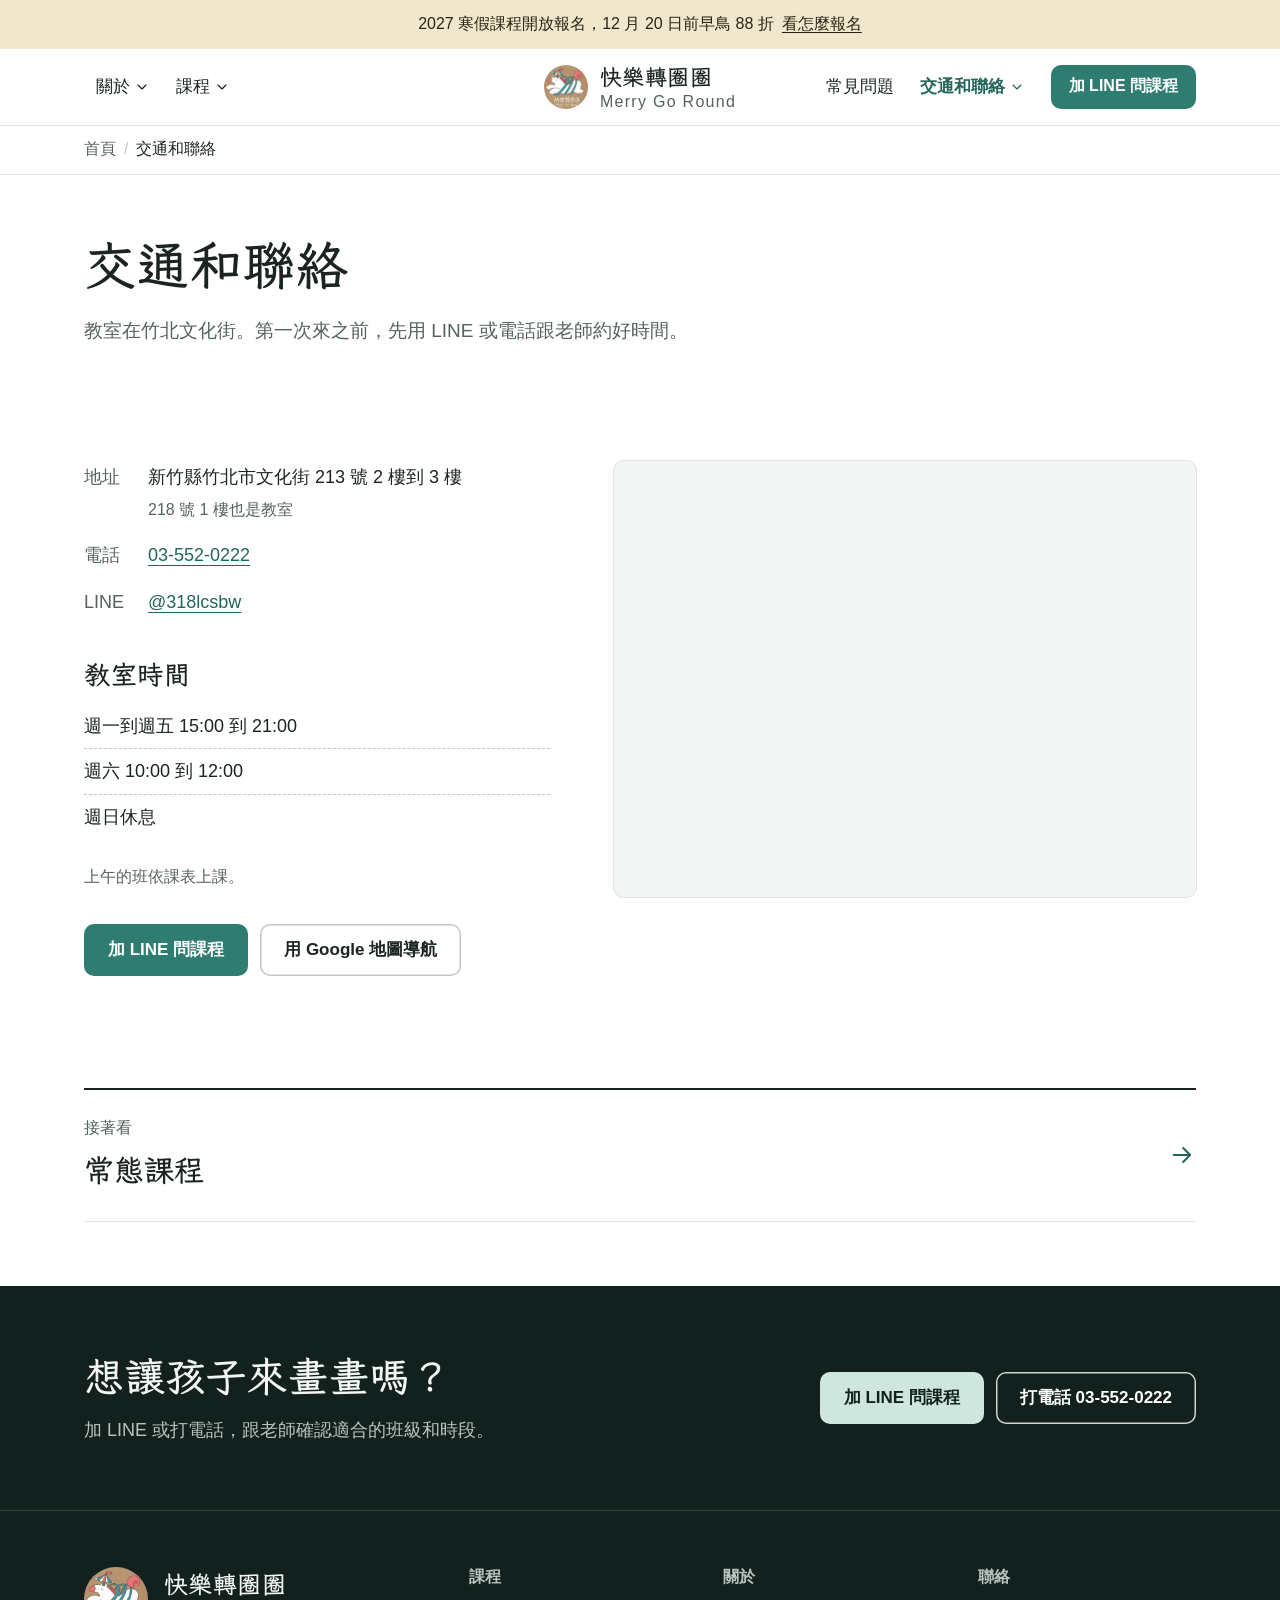
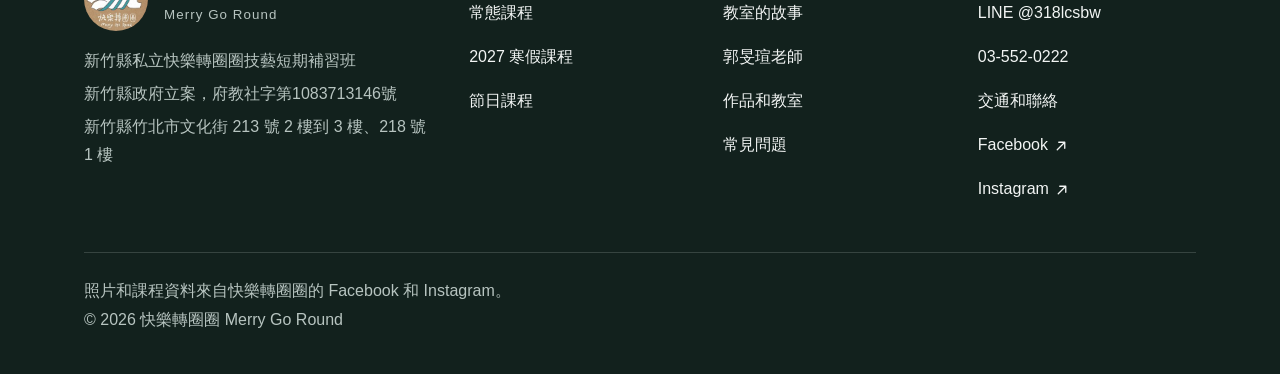
<file: contact.html>
<!doctype html>
<html lang="zh-Hant-TW">
<head>
<meta charset="utf-8">
<meta name="viewport" content="width=device-width, initial-scale=1, viewport-fit=cover">
<meta name="robots" content="noindex, nofollow">
<title>交通和聯絡｜快樂轉圈圈 Merry Go Round</title>
<meta name="description" content="快樂轉圈圈在新竹縣竹北市文化街 213 號。電話 03-552-0222，LINE @318lcsbw，週一到週五 15:00 到 21:00。">
<meta name="color-scheme" content="light dark">
<meta name="theme-color" content="#ffffff" media="(prefers-color-scheme: light)">
<meta name="theme-color" content="#111614" media="(prefers-color-scheme: dark)">
<meta property="og:type" content="website">
<meta property="og:locale" content="zh_TW">
<meta property="og:site_name" content="快樂轉圈圈 Merry Go Round">
<meta property="og:url" content="https://ian-git116.github.io/merry-go-round/contact.html">
<meta property="og:title" content="交通和聯絡｜快樂轉圈圈 Merry Go Round">
<meta property="og:description" content="快樂轉圈圈在新竹縣竹北市文化街 213 號。電話 03-552-0222，LINE @318lcsbw，週一到週五 15:00 到 21:00。">
<meta property="og:image" content="https://ian-git116.github.io/merry-go-round/img/og.jpg">
<meta property="og:image:width" content="1200">
<meta property="og:image:height" content="630">
<meta property="og:image:alt" content="畫布上的雪人作品，旁邊有松果和棉花">
<meta name="twitter:card" content="summary_large_image">
<link rel="icon" type="image/png" sizes="32x32" href="img/favicon-32.png">
<link rel="apple-touch-icon" href="img/apple-touch-icon.png">
<link rel="preconnect" href="https://fonts.googleapis.com">
<link rel="preconnect" href="https://fonts.gstatic.com" crossorigin>
<link rel="stylesheet" href="https://fonts.googleapis.com/css2?family=LXGW+WenKai+TC:wght@700&amp;display=swap&amp;text=0123456789%E3%80%82%E3%80%8C%E3%80%8D%E4%B8%80%E4%B8%8A%E4%B8%8D%E4%B8%96%E4%BA%86%E4%BA%8B%E4%BA%A4%E4%BA%BA%E4%BB%80%E4%BB%A5%E4%BD%9C%E4%BE%86%E4%BF%A1%E5%80%8B%E5%80%91%E5%81%87%E5%85%92%E5%85%AD%E5%87%BA%E5%88%B0%E5%8C%97%E5%8D%81%E5%8D%87%E5%8F%97%E5%8F%AA%E5%8F%AF%E5%90%88%E5%90%8D%E5%92%8C%E5%93%81%E5%93%AA%E5%95%8F%E5%97%8E%E5%9C%88%E5%9C%A8%E5%9C%B0%E5%A0%82%E5%A0%B1%E5%A4%A7%E5%A7%8B%E5%AD%90%E5%AD%A9%E5%AD%B8%E5%AE%A4%E5%AF%92%E5%AF%B6%E5%B0%8F%E5%B1%95%E5%B7%B2%E5%B8%8C%E5%B8%AB%E5%B8%B8%E5%B9%B4%E5%B9%BC%E5%B9%BE%E5%BF%AB%E6%80%8E%E6%83%B3%E6%84%9F%E6%85%8B%E6%85%A2%E6%88%91%E6%89%8B%E6%95%85%E6%95%99%E6%96%BC%E6%97%A5%E6%97%BB%E6%98%AF%E6%99%82%E6%9A%91%E6%9C%83%E6%9C%9B%E6%A8%82%E6%AD%B2%E6%AF%94%E7%87%9F%E7%8F%AD%E7%91%84%E7%95%8C%E7%95%AB%E7%9A%84%E7%9B%B8%E7%A8%8B%E7%AB%A5%E7%AB%B9%E7%AF%80%E7%B4%9A%E7%B5%A1%E7%B6%93%E7%BE%8E%E8%80%81%E8%81%AF%E8%83%BD%E8%A1%93%E8%A3%A1%E8%A6%8B%E8%AA%B0%E8%AA%B2%E8%AE%93%E8%B3%AA%E8%B3%BD%E8%BC%95%E8%BD%89%E9%80%99%E9%80%9A%E9%80%B1%E9%80%B2%E9%81%8E%E9%81%A9%E9%83%AD%E9%83%BD%E9%95%B7%E9%96%8B%E9%96%93%E9%97%9C%E9%99%AA%E9%9A%8A%E9%9A%8E%E9%A0%81%E9%A1%8C%E9%BA%BC%E9%BB%9E%E9%BD%A1%EF%BC%8C%EF%BC%9F">
<link rel="stylesheet" href="css/site.css?v=202611261741">
<script src="js/site.js?v=202611261741" defer></script>

</head>
<body>
<div class="progress" aria-hidden="true"></div>
<a class="skip" href="#main">跳到主要內容</a>
<p class="notice"><a href="winter.html#register"><span class="ph">2027 寒假課程開放報名，</span><span class="ph">12 月 20 日前早鳥 88 折</span><span class="go">看怎麼報名</span></a></p>
<header class="site-header">
  <div class="wrap head">
    <a class="brand" href="index.html"><img class="brand-mark" src="img/logo-96.jpg" width="96" height="96" alt=""><span class="brand-name"><span class="display">快樂轉圈圈</span><small>Merry Go Round</small></span><span class="sr-only">，回到首頁</span></a>
    <nav class="nav nav-left" aria-label="課程和關於"><div class="nav-item has-menu"><button class="nav-link" type="button" aria-expanded="false" aria-controls="m-about">關於<svg class="icon" viewBox="0 0 24 24" aria-hidden="true"><path d="M6 9l6 6 6-6"/></svg></button><ul class="dropdown" id="m-about"><li><a href="about.html">教室的故事</a></li><li><a href="about.html#teacher">郭旻瑄老師</a></li><li><a href="gallery.html">作品和教室</a></li></ul></div><div class="nav-item has-menu"><button class="nav-link" type="button" aria-expanded="false" aria-controls="m-courses">課程<svg class="icon" viewBox="0 0 24 24" aria-hidden="true"><path d="M6 9l6 6 6-6"/></svg></button><ul class="dropdown" id="m-courses"><li><a href="classes.html">常態課程</a></li><li><a href="winter.html">2027 寒假課程</a></li><li><a href="classes.html#festive">節日課程</a></li></ul></div></nav>
    <nav class="nav nav-right" aria-label="問答和聯絡"><div class="nav-item"><a class="nav-link" href="faq.html">常見問題</a></div><div class="nav-item has-menu is-here"><button class="nav-link" type="button" aria-expanded="false" aria-controls="m-contact">交通和聯絡<svg class="icon" viewBox="0 0 24 24" aria-hidden="true"><path d="M6 9l6 6 6-6"/></svg></button><ul class="dropdown" id="m-contact"><li><a href="contact.html" aria-current="page">地址和地圖</a></li><li><a href="contact.html#hours">教室時間</a></li><li><a href="https://lin.ee/qCqbM0w">加 LINE 詢問<svg class="icon" viewBox="0 0 24 24" aria-hidden="true"><path d="M7 17L17 7M9 7h8v8"/></svg><span class="sr-only">（外部網站）</span></a></li></ul></div><a class="btn btn-small" href="https://lin.ee/qCqbM0w">加 LINE 問課程</a></nav>
    <button class="menu-toggle" type="button" aria-expanded="false" aria-controls="menu"><svg class="icon icon-open" viewBox="0 0 24 24" aria-hidden="true"><path d="M4 7h16M4 12h16M4 17h16"/></svg><svg class="icon icon-close" viewBox="0 0 24 24" aria-hidden="true"><path d="M6 6l12 12M18 6L6 18"/></svg><span class="menu-label">選單</span></button>
  </div>
  <div class="menu-panel" id="menu" hidden>
    <div class="wrap"><div class="menu-group"><h2>關於</h2><ul><li><a href="about.html">教室的故事</a></li><li><a href="about.html#teacher">郭旻瑄老師</a></li><li><a href="gallery.html">作品和教室</a></li></ul></div><div class="menu-group"><h2>課程</h2><ul><li><a href="classes.html">常態課程</a></li><li><a href="winter.html">2027 寒假課程</a></li><li><a href="classes.html#festive">節日課程</a></li></ul></div><div class="menu-group"><h2>聯絡</h2><ul><li><a href="faq.html">常見問題</a></li><li><a href="contact.html" aria-current="page">交通和聯絡</a></li><li><a href="contact.html#hours">教室時間</a></li></ul></div><div class="menu-actions"><a class="btn" href="https://lin.ee/qCqbM0w">加 LINE 問課程</a></div></div>
  </div>
</header>
<nav class="crumbs" aria-label="目前位置"><div class="wrap"><ol><li><a href="index.html">首頁</a></li><li aria-current="page">交通和聯絡</li></ol></div></nav>
<main id="main">
<header class="page-head"><div class="wrap">
  <h1>交通和聯絡</h1>
  <p class="lead">教室在竹北文化街。第一次來之前，先用 LINE 或電話跟老師約好時間。</p>
</div></header>

<section class="section" aria-label="地址、電話和地圖">
  <div class="wrap place">
    <div>
      <dl class="facts">
        <dt>地址</dt><dd>新竹縣竹北市文化街 213 號 2 樓到 3 樓<br><span class="note">218 號 1 樓也是教室</span></dd>
        <dt>電話</dt><dd><a href="tel:+88635520222">03-552-0222</a></dd>
        <dt>LINE</dt><dd><a href="https://lin.ee/qCqbM0w">@318lcsbw</a></dd>
      </dl>
      <div class="block" id="hours" style="scroll-margin-top: 96px">
        <h2 class="h-small">教室時間</h2>
        <ul class="times"><li>週一到週五 15:00 到 21:00</li><li>週六 10:00 到 12:00</li><li>週日休息</li></ul>
        <p class="note mt">上午的班依課表上課。</p>
      </div>
      <div class="actions"><a class="btn" href="https://lin.ee/qCqbM0w">加 LINE 問課程</a><a class="btn btn-quiet" href="https://www.google.com/maps/dir/?api=1&amp;destination=%E6%96%B0%E7%AB%B9%E7%B8%A3%E7%AB%B9%E5%8C%97%E5%B8%82%E6%96%87%E5%8C%96%E8%A1%97213%E8%99%9F">用 Google 地圖導航</a></div>
    </div>
    <div class="map" id="map"><iframe title="快樂轉圈圈在 Google 地圖上的位置" loading="lazy" referrerpolicy="no-referrer-when-downgrade" src="https://www.google.com/maps?q=%E5%BF%AB%E6%A8%82%E8%BD%89%E5%9C%88%E5%9C%88%E7%95%AB%E5%AE%A4+%E7%AB%B9%E5%8C%97%E5%B8%82%E6%96%87%E5%8C%96%E8%A1%97213%E8%99%9F&amp;hl=zh-TW&amp;output=embed"></iframe></div>
  </div>
</section>
<nav class="next wrap" aria-label="下一頁"><a href="classes.html"><span><small>接著看</small><b>常態課程</b></span><svg class="icon" viewBox="0 0 24 24" aria-hidden="true"><path d="M5 12h14M13 6l6 6-6 6"/></svg></a></nav>
</main>
<section class="cta" aria-labelledby="cta-title">
  <div class="wrap cta-inner">
    <div>
      <h2 id="cta-title">想讓孩子來畫畫嗎？</h2>
      <p>加 LINE 或打電話，跟老師確認適合的班級和時段。</p>
    </div>
    <div class="actions">
      <a class="btn btn-light" href="https://lin.ee/qCqbM0w">加 LINE 問課程</a>
      <a class="btn btn-ondeep" href="tel:+88635520222">打電話 03-552-0222</a>
    </div>
  </div>
</section>
<footer class="site-footer">
  <div class="wrap">
    <div class="foot-grid">
      <div>
        <div class="foot-brand"><img src="img/logo-192.jpg" width="192" height="192" alt="快樂轉圈圈的標誌，一隻白色的狗背著旋轉木馬" loading="lazy"><div><span class="display">快樂轉圈圈</span><small>Merry Go Round</small></div></div>
        <div class="foot-legal">
          <p>新竹縣私立快樂轉圈圈技藝短期補習班</p>
          <p>新竹縣政府立案，府教社字第1083713146號</p>
          <p>新竹縣竹北市文化街 213 號 2 樓到 3 樓、218 號 1 樓</p>
        </div>
      </div>
      <div>
        <h2>課程</h2>
        <ul><li><a href="classes.html">常態課程</a></li><li><a href="winter.html">2027 寒假課程</a></li><li><a href="classes.html#festive">節日課程</a></li></ul>
      </div>
      <div>
        <h2>關於</h2>
        <ul><li><a href="about.html">教室的故事</a></li><li><a href="about.html#teacher">郭旻瑄老師</a></li><li><a href="gallery.html">作品和教室</a></li><li><a href="faq.html">常見問題</a></li></ul>
      </div>
      <div>
        <h2>聯絡</h2>
        <ul><li><a href="https://lin.ee/qCqbM0w">LINE @318lcsbw</a></li><li><a href="tel:+88635520222">03-552-0222</a></li><li><a href="contact.html">交通和聯絡</a></li><li><a href="https://www.facebook.com/2014merrygoround">Facebook<svg class="icon" viewBox="0 0 24 24" aria-hidden="true"><path d="M7 17L17 7M9 7h8v8"/></svg><span class="sr-only">（外部網站）</span></a></li><li><a href="https://www.instagram.com/merrygoround2014/">Instagram<svg class="icon" viewBox="0 0 24 24" aria-hidden="true"><path d="M7 17L17 7M9 7h8v8"/></svg><span class="sr-only">（外部網站）</span></a></li></ul>
      </div>
    </div>
    <div class="foot-end">
      <p>照片和課程資料來自快樂轉圈圈的 Facebook 和 Instagram。</p>
      <p>© 2026 快樂轉圈圈 Merry Go Round</p>
    </div>
  </div>
</footer>
<div class="callbar" role="region" aria-label="快速聯絡"><a class="btn" href="https://lin.ee/qCqbM0w">加 LINE</a><a class="btn btn-quiet" href="tel:+88635520222">打電話</a></div>
</body>
</html>
</file>
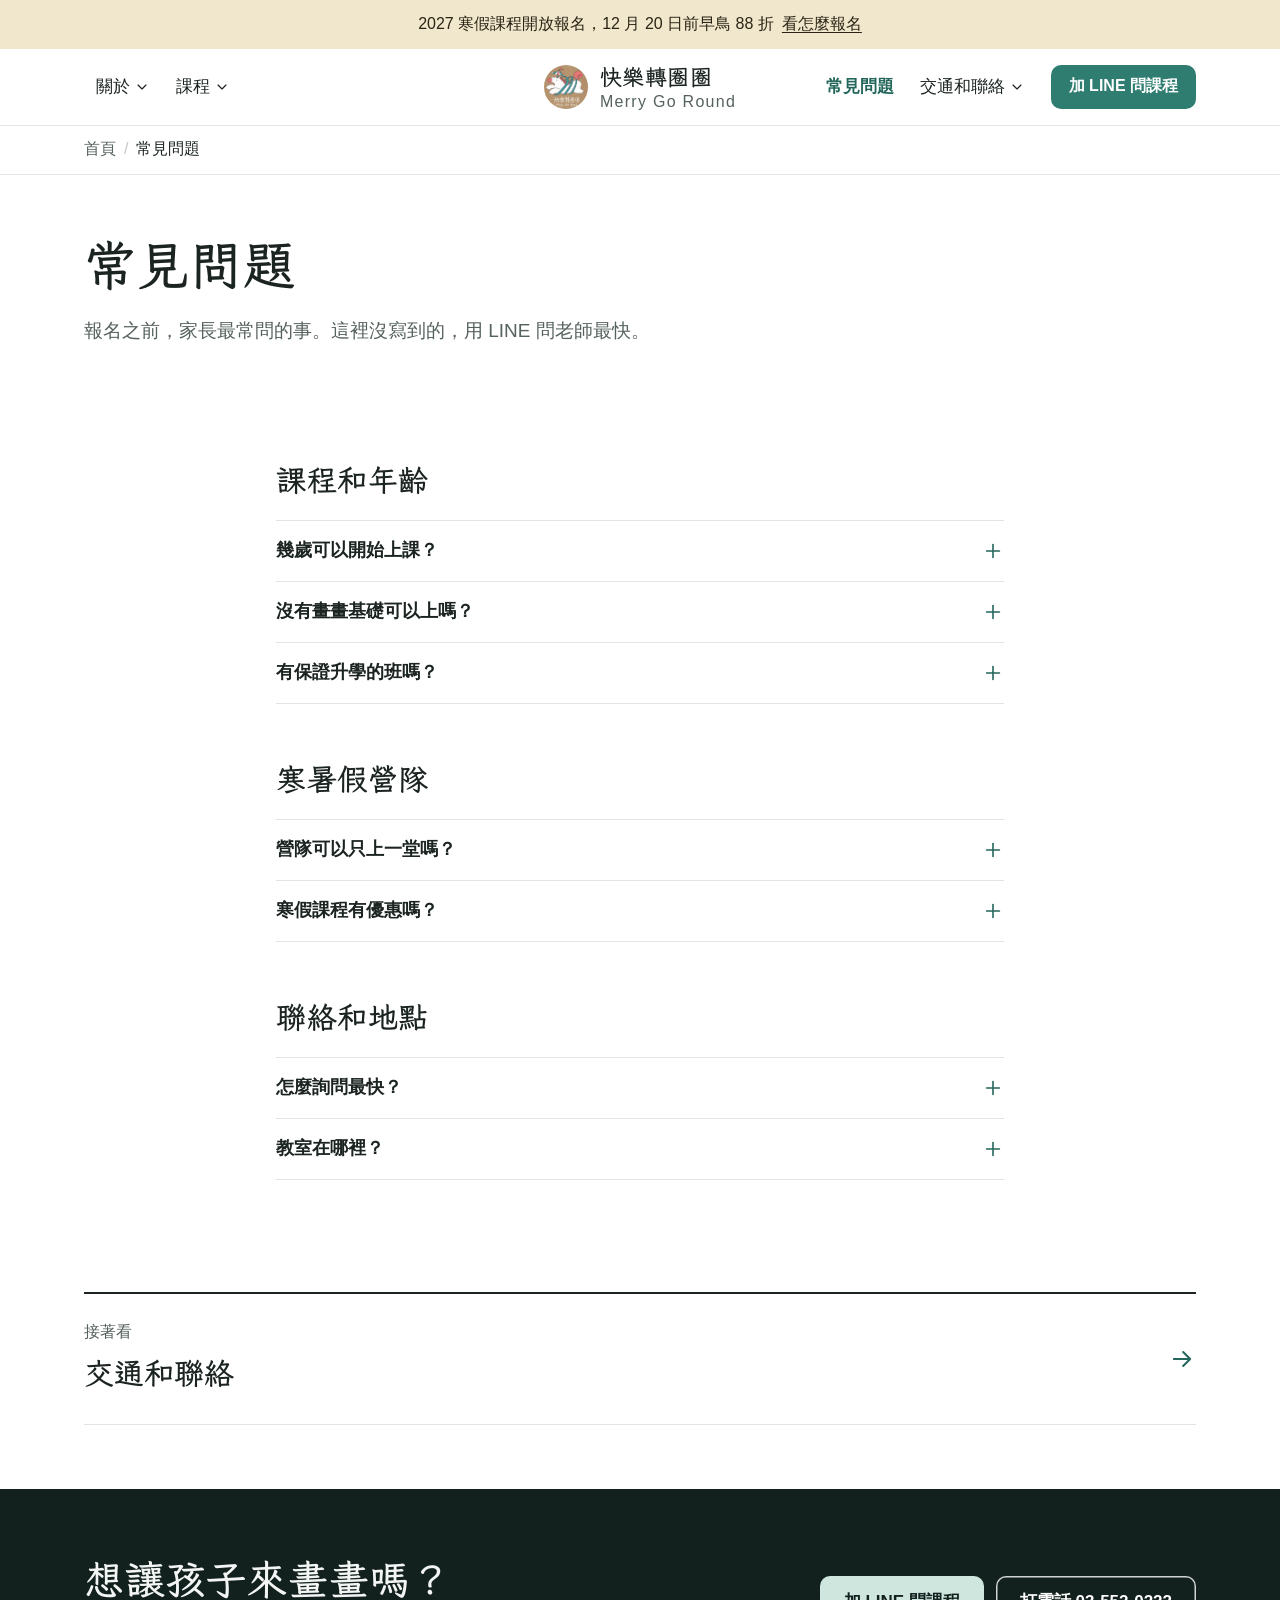
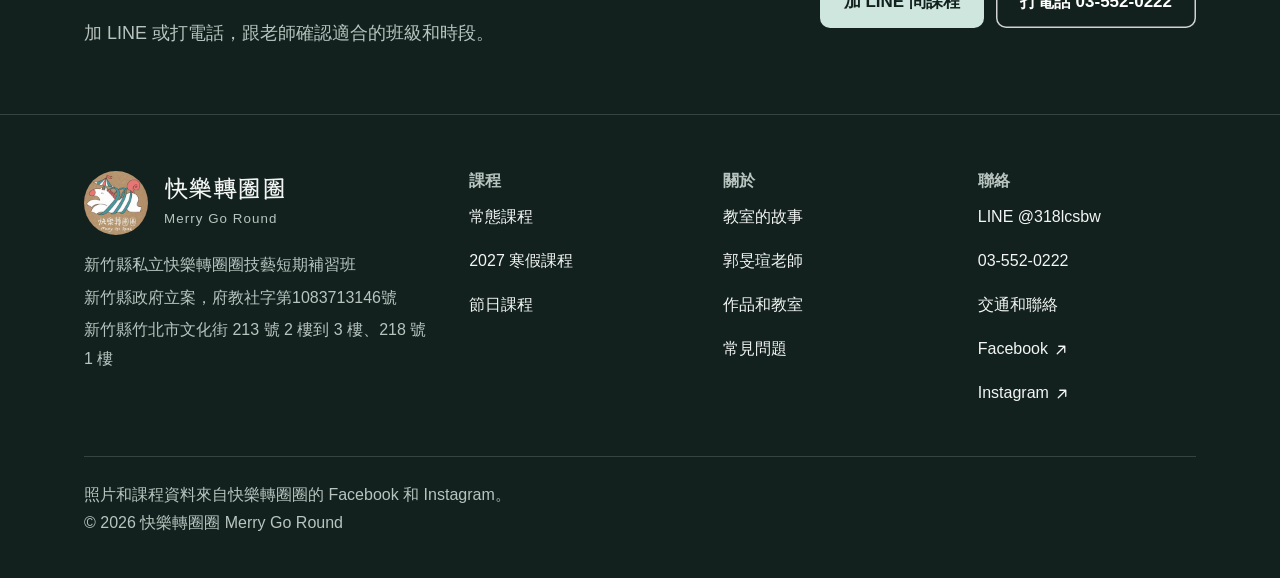
<file: faq.html>
<!doctype html>
<html lang="zh-Hant-TW">
<head>
<meta charset="utf-8">
<meta name="viewport" content="width=device-width, initial-scale=1, viewport-fit=cover">
<meta name="robots" content="noindex, nofollow">
<title>常見問題｜快樂轉圈圈 Merry Go Round</title>
<meta name="description" content="幾歲可以開始上課、沒有基礎可以上嗎、寒假營隊可以只上一堂嗎，家長最常問的事。">
<meta name="color-scheme" content="light dark">
<meta name="theme-color" content="#ffffff" media="(prefers-color-scheme: light)">
<meta name="theme-color" content="#111614" media="(prefers-color-scheme: dark)">
<meta property="og:type" content="website">
<meta property="og:locale" content="zh_TW">
<meta property="og:site_name" content="快樂轉圈圈 Merry Go Round">
<meta property="og:url" content="https://ian-git116.github.io/merry-go-round/faq.html">
<meta property="og:title" content="常見問題｜快樂轉圈圈 Merry Go Round">
<meta property="og:description" content="幾歲可以開始上課、沒有基礎可以上嗎、寒假營隊可以只上一堂嗎，家長最常問的事。">
<meta property="og:image" content="https://ian-git116.github.io/merry-go-round/img/og.jpg">
<meta property="og:image:width" content="1200">
<meta property="og:image:height" content="630">
<meta property="og:image:alt" content="畫布上的雪人作品，旁邊有松果和棉花">
<meta name="twitter:card" content="summary_large_image">
<link rel="icon" type="image/png" sizes="32x32" href="img/favicon-32.png">
<link rel="apple-touch-icon" href="img/apple-touch-icon.png">
<link rel="preconnect" href="https://fonts.googleapis.com">
<link rel="preconnect" href="https://fonts.gstatic.com" crossorigin>
<link rel="stylesheet" href="https://fonts.googleapis.com/css2?family=LXGW+WenKai+TC:wght@700&amp;display=swap&amp;text=0123456789%E3%80%82%E3%80%8C%E3%80%8D%E4%B8%80%E4%B8%8A%E4%B8%8D%E4%B8%96%E4%BA%86%E4%BA%8B%E4%BA%A4%E4%BA%BA%E4%BB%80%E4%BB%A5%E4%BD%9C%E4%BE%86%E4%BF%A1%E5%80%8B%E5%80%91%E5%81%87%E5%85%92%E5%85%AD%E5%87%BA%E5%88%B0%E5%8C%97%E5%8D%81%E5%8D%87%E5%8F%97%E5%8F%AA%E5%8F%AF%E5%90%88%E5%90%8D%E5%92%8C%E5%93%81%E5%93%AA%E5%95%8F%E5%97%8E%E5%9C%88%E5%9C%A8%E5%9C%B0%E5%A0%82%E5%A0%B1%E5%A4%A7%E5%A7%8B%E5%AD%90%E5%AD%A9%E5%AD%B8%E5%AE%A4%E5%AF%92%E5%AF%B6%E5%B0%8F%E5%B1%95%E5%B7%B2%E5%B8%8C%E5%B8%AB%E5%B8%B8%E5%B9%B4%E5%B9%BC%E5%B9%BE%E5%BF%AB%E6%80%8E%E6%83%B3%E6%84%9F%E6%85%8B%E6%85%A2%E6%88%91%E6%89%8B%E6%95%85%E6%95%99%E6%96%BC%E6%97%A5%E6%97%BB%E6%98%AF%E6%99%82%E6%9A%91%E6%9C%83%E6%9C%9B%E6%A8%82%E6%AD%B2%E6%AF%94%E7%87%9F%E7%8F%AD%E7%91%84%E7%95%8C%E7%95%AB%E7%9A%84%E7%9B%B8%E7%A8%8B%E7%AB%A5%E7%AB%B9%E7%AF%80%E7%B4%9A%E7%B5%A1%E7%B6%93%E7%BE%8E%E8%80%81%E8%81%AF%E8%83%BD%E8%A1%93%E8%A3%A1%E8%A6%8B%E8%AA%B0%E8%AA%B2%E8%AE%93%E8%B3%AA%E8%B3%BD%E8%BC%95%E8%BD%89%E9%80%99%E9%80%9A%E9%80%B1%E9%80%B2%E9%81%8E%E9%81%A9%E9%83%AD%E9%83%BD%E9%95%B7%E9%96%8B%E9%96%93%E9%97%9C%E9%99%AA%E9%9A%8A%E9%9A%8E%E9%A0%81%E9%A1%8C%E9%BA%BC%E9%BB%9E%E9%BD%A1%EF%BC%8C%EF%BC%9F">
<link rel="stylesheet" href="css/site.css?v=202611261741">
<script src="js/site.js?v=202611261741" defer></script>

</head>
<body>
<div class="progress" aria-hidden="true"></div>
<a class="skip" href="#main">跳到主要內容</a>
<p class="notice"><a href="winter.html#register"><span class="ph">2027 寒假課程開放報名，</span><span class="ph">12 月 20 日前早鳥 88 折</span><span class="go">看怎麼報名</span></a></p>
<header class="site-header">
  <div class="wrap head">
    <a class="brand" href="index.html"><img class="brand-mark" src="img/logo-96.jpg" width="96" height="96" alt=""><span class="brand-name"><span class="display">快樂轉圈圈</span><small>Merry Go Round</small></span><span class="sr-only">，回到首頁</span></a>
    <nav class="nav nav-left" aria-label="課程和關於"><div class="nav-item has-menu"><button class="nav-link" type="button" aria-expanded="false" aria-controls="m-about">關於<svg class="icon" viewBox="0 0 24 24" aria-hidden="true"><path d="M6 9l6 6 6-6"/></svg></button><ul class="dropdown" id="m-about"><li><a href="about.html">教室的故事</a></li><li><a href="about.html#teacher">郭旻瑄老師</a></li><li><a href="gallery.html">作品和教室</a></li></ul></div><div class="nav-item has-menu"><button class="nav-link" type="button" aria-expanded="false" aria-controls="m-courses">課程<svg class="icon" viewBox="0 0 24 24" aria-hidden="true"><path d="M6 9l6 6 6-6"/></svg></button><ul class="dropdown" id="m-courses"><li><a href="classes.html">常態課程</a></li><li><a href="winter.html">2027 寒假課程</a></li><li><a href="classes.html#festive">節日課程</a></li></ul></div></nav>
    <nav class="nav nav-right" aria-label="問答和聯絡"><div class="nav-item is-here"><a class="nav-link" href="faq.html" aria-current="page">常見問題</a></div><div class="nav-item has-menu"><button class="nav-link" type="button" aria-expanded="false" aria-controls="m-contact">交通和聯絡<svg class="icon" viewBox="0 0 24 24" aria-hidden="true"><path d="M6 9l6 6 6-6"/></svg></button><ul class="dropdown" id="m-contact"><li><a href="contact.html">地址和地圖</a></li><li><a href="contact.html#hours">教室時間</a></li><li><a href="https://lin.ee/qCqbM0w">加 LINE 詢問<svg class="icon" viewBox="0 0 24 24" aria-hidden="true"><path d="M7 17L17 7M9 7h8v8"/></svg><span class="sr-only">（外部網站）</span></a></li></ul></div><a class="btn btn-small" href="https://lin.ee/qCqbM0w">加 LINE 問課程</a></nav>
    <button class="menu-toggle" type="button" aria-expanded="false" aria-controls="menu"><svg class="icon icon-open" viewBox="0 0 24 24" aria-hidden="true"><path d="M4 7h16M4 12h16M4 17h16"/></svg><svg class="icon icon-close" viewBox="0 0 24 24" aria-hidden="true"><path d="M6 6l12 12M18 6L6 18"/></svg><span class="menu-label">選單</span></button>
  </div>
  <div class="menu-panel" id="menu" hidden>
    <div class="wrap"><div class="menu-group"><h2>關於</h2><ul><li><a href="about.html">教室的故事</a></li><li><a href="about.html#teacher">郭旻瑄老師</a></li><li><a href="gallery.html">作品和教室</a></li></ul></div><div class="menu-group"><h2>課程</h2><ul><li><a href="classes.html">常態課程</a></li><li><a href="winter.html">2027 寒假課程</a></li><li><a href="classes.html#festive">節日課程</a></li></ul></div><div class="menu-group"><h2>聯絡</h2><ul><li><a href="faq.html" aria-current="page">常見問題</a></li><li><a href="contact.html">交通和聯絡</a></li><li><a href="contact.html#hours">教室時間</a></li></ul></div><div class="menu-actions"><a class="btn" href="https://lin.ee/qCqbM0w">加 LINE 問課程</a></div></div>
  </div>
</header>
<nav class="crumbs" aria-label="目前位置"><div class="wrap"><ol><li><a href="index.html">首頁</a></li><li aria-current="page">常見問題</li></ol></div></nav>
<main id="main">
<header class="page-head"><div class="wrap">
  <h1>常見問題</h1>
  <p class="lead">報名之前，家長最常問的事。這裡沒寫到的，用 LINE 問老師最快。</p>
</div></header>

<section class="section" aria-label="問答">
  <div class="wrap faq">
    <div class="faq-group">
      <h2>課程和年齡</h2>
      <details class="acc"><summary><span>幾歲可以開始上課？</span><svg class="icon acc-icon" viewBox="0 0 24 24" aria-hidden="true"><path class="v" d="M12 5v14"/><path d="M5 12h14"/></svg></summary><div class="acc-body"><p>幼兒美術從兩歲半開始。兒童美術是四歲到小一，進階美術是小二到小五。小手寶寶班的年齡，請用 LINE 詢問。</p></div></details>
      <details class="acc"><summary><span>沒有畫畫基礎可以上嗎？</span><svg class="icon acc-icon" viewBox="0 0 24 24" aria-hidden="true"><path class="v" d="M12 5v14"/><path d="M5 12h14"/></svg></summary><div class="acc-body"><p>可以。老師會依孩子的年齡帶創作。寒假的輕質感美學，也寫明適合零基礎的孩子。</p></div></details>
      <details class="acc"><summary><span>有保證升學的班嗎？</span><svg class="icon acc-icon" viewBox="0 0 24 24" aria-hidden="true"><path class="v" d="M12 5v14"/><path d="M5 12h14"/></svg></summary><div class="acc-body"><p>沒有。快樂轉圈圈沒有開升學保證班。在這裡上課的孩子到了升學階段，可以和老師討論升學輔導課程。</p></div></details>
    </div>
    <div class="faq-group">
      <h2>寒暑假營隊</h2>
      <details class="acc"><summary><span>營隊可以只上一堂嗎？</span><svg class="icon acc-icon" viewBox="0 0 24 24" aria-hidden="true"><path class="v" d="M12 5v14"/><path d="M5 12h14"/></svg></summary><div class="acc-body"><p>可以。整週參加請填表單。只上其中幾堂，請把想上的時段截圖，用 LINE 傳給老師。</p></div></details>
      <details class="acc"><summary><span>寒假課程有優惠嗎？</span><svg class="icon acc-icon" viewBox="0 0 24 24" aria-hidden="true"><path class="v" d="M12 5v14"/><path d="M5 12h14"/></svg></summary><div class="acc-body"><p>2027 寒假課程在 12 月 20 日前報名，享早鳥 88 折，兩人同行 9 折。</p></div></details>
    </div>
    <div class="faq-group">
      <h2>聯絡和地點</h2>
      <details class="acc"><summary><span>怎麼詢問最快？</span><svg class="icon acc-icon" viewBox="0 0 24 24" aria-hidden="true"><path class="v" d="M12 5v14"/><path d="M5 12h14"/></svg></summary><div class="acc-body"><p>加官方 LINE @318lcsbw，或打 03-552-0222。Instagram 私訊比較容易漏看。</p></div></details>
      <details class="acc"><summary><span>教室在哪裡？</span><svg class="icon acc-icon" viewBox="0 0 24 24" aria-hidden="true"><path class="v" d="M12 5v14"/><path d="M5 12h14"/></svg></summary><div class="acc-body"><p>新竹縣竹北市文化街 213 號 2 樓到 3 樓，218 號 1 樓也是教室。交通和聯絡那一頁有地圖。</p></div></details>
    </div>
  </div>
</section>
<nav class="next wrap" aria-label="下一頁"><a href="contact.html"><span><small>接著看</small><b>交通和聯絡</b></span><svg class="icon" viewBox="0 0 24 24" aria-hidden="true"><path d="M5 12h14M13 6l6 6-6 6"/></svg></a></nav>
</main>
<section class="cta" aria-labelledby="cta-title">
  <div class="wrap cta-inner">
    <div>
      <h2 id="cta-title">想讓孩子來畫畫嗎？</h2>
      <p>加 LINE 或打電話，跟老師確認適合的班級和時段。</p>
    </div>
    <div class="actions">
      <a class="btn btn-light" href="https://lin.ee/qCqbM0w">加 LINE 問課程</a>
      <a class="btn btn-ondeep" href="tel:+88635520222">打電話 03-552-0222</a>
    </div>
  </div>
</section>
<footer class="site-footer">
  <div class="wrap">
    <div class="foot-grid">
      <div>
        <div class="foot-brand"><img src="img/logo-192.jpg" width="192" height="192" alt="快樂轉圈圈的標誌，一隻白色的狗背著旋轉木馬" loading="lazy"><div><span class="display">快樂轉圈圈</span><small>Merry Go Round</small></div></div>
        <div class="foot-legal">
          <p>新竹縣私立快樂轉圈圈技藝短期補習班</p>
          <p>新竹縣政府立案，府教社字第1083713146號</p>
          <p>新竹縣竹北市文化街 213 號 2 樓到 3 樓、218 號 1 樓</p>
        </div>
      </div>
      <div>
        <h2>課程</h2>
        <ul><li><a href="classes.html">常態課程</a></li><li><a href="winter.html">2027 寒假課程</a></li><li><a href="classes.html#festive">節日課程</a></li></ul>
      </div>
      <div>
        <h2>關於</h2>
        <ul><li><a href="about.html">教室的故事</a></li><li><a href="about.html#teacher">郭旻瑄老師</a></li><li><a href="gallery.html">作品和教室</a></li><li><a href="faq.html">常見問題</a></li></ul>
      </div>
      <div>
        <h2>聯絡</h2>
        <ul><li><a href="https://lin.ee/qCqbM0w">LINE @318lcsbw</a></li><li><a href="tel:+88635520222">03-552-0222</a></li><li><a href="contact.html">交通和聯絡</a></li><li><a href="https://www.facebook.com/2014merrygoround">Facebook<svg class="icon" viewBox="0 0 24 24" aria-hidden="true"><path d="M7 17L17 7M9 7h8v8"/></svg><span class="sr-only">（外部網站）</span></a></li><li><a href="https://www.instagram.com/merrygoround2014/">Instagram<svg class="icon" viewBox="0 0 24 24" aria-hidden="true"><path d="M7 17L17 7M9 7h8v8"/></svg><span class="sr-only">（外部網站）</span></a></li></ul>
      </div>
    </div>
    <div class="foot-end">
      <p>照片和課程資料來自快樂轉圈圈的 Facebook 和 Instagram。</p>
      <p>© 2026 快樂轉圈圈 Merry Go Round</p>
    </div>
  </div>
</footer>
<div class="callbar" role="region" aria-label="快速聯絡"><a class="btn" href="https://lin.ee/qCqbM0w">加 LINE</a><a class="btn btn-quiet" href="tel:+88635520222">打電話</a></div>
</body>
</html>
</file>
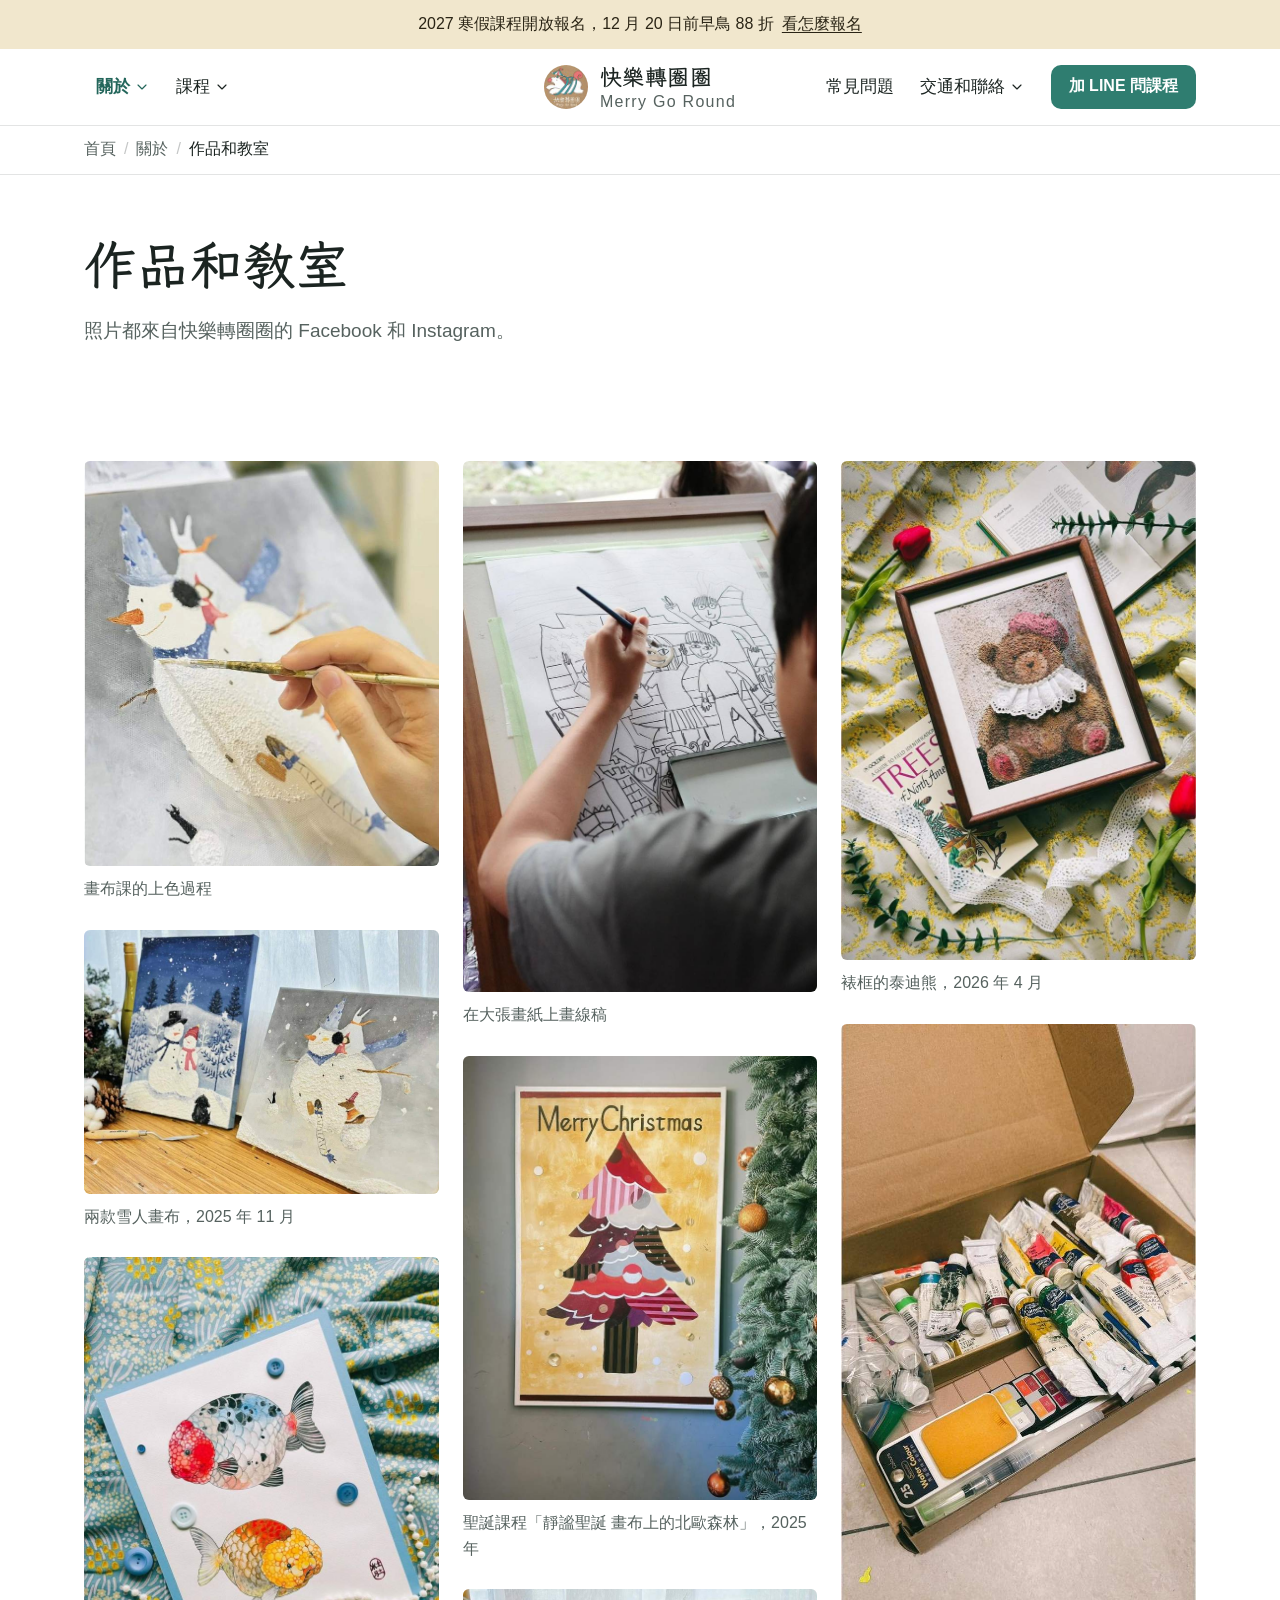
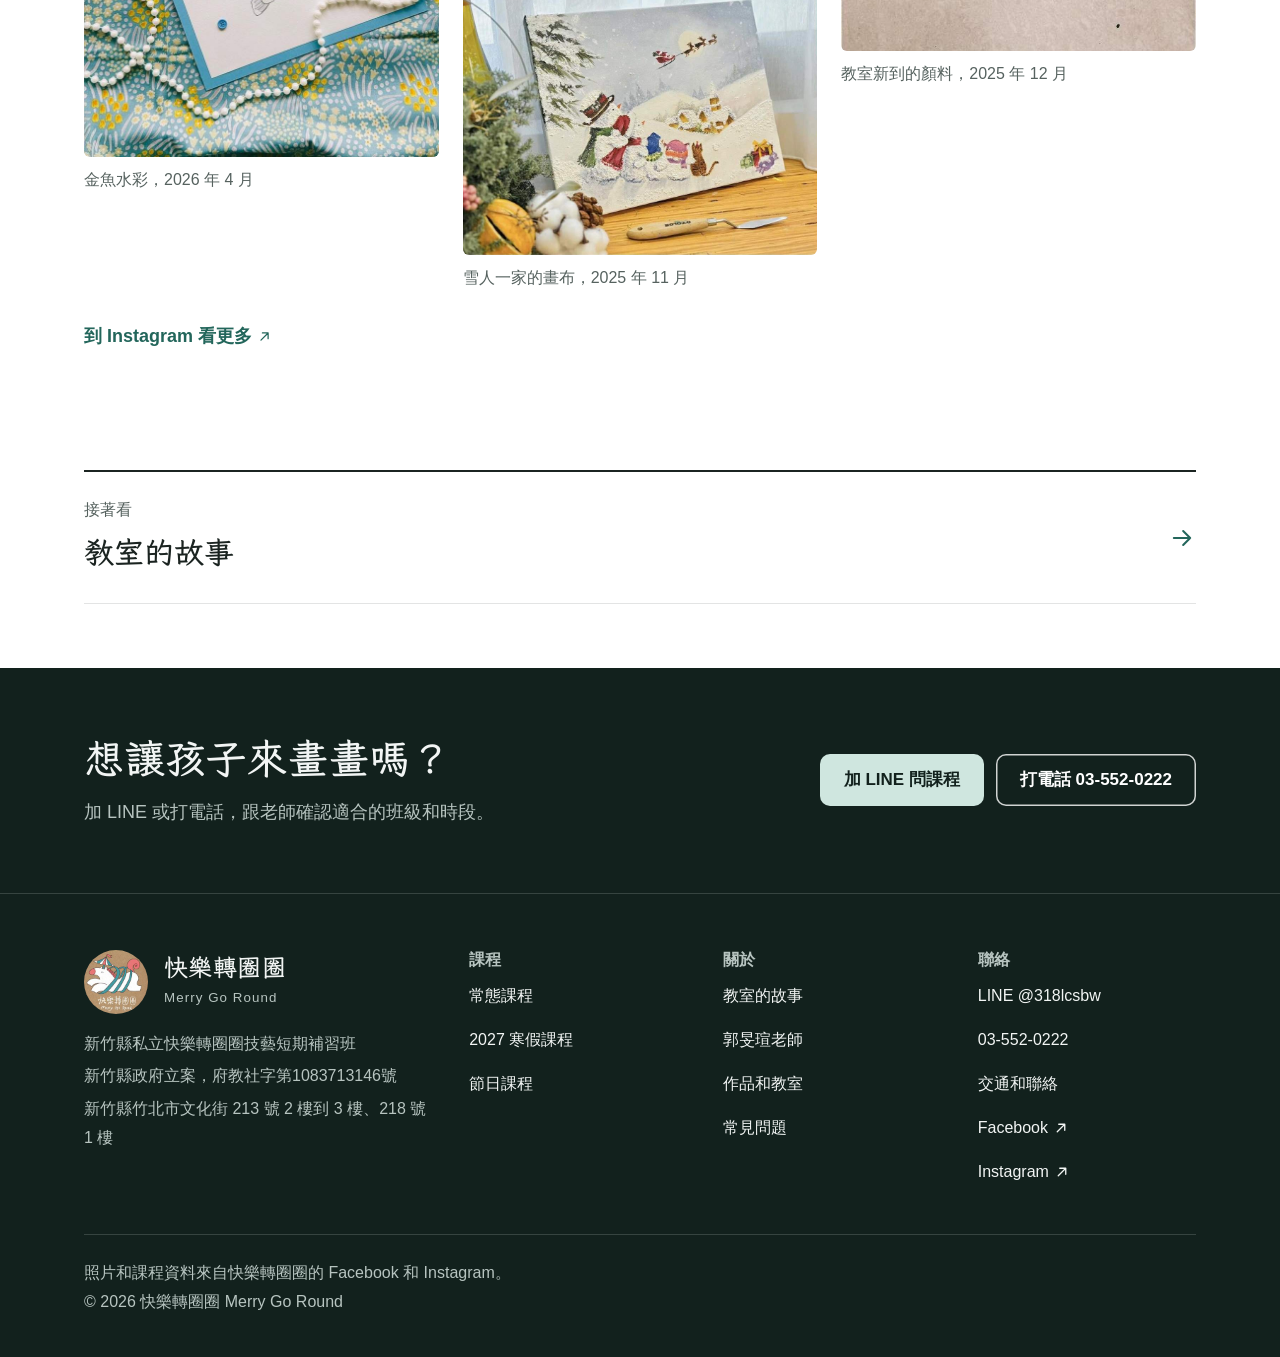
<file: gallery.html>
<!doctype html>
<html lang="zh-Hant-TW">
<head>
<meta charset="utf-8">
<meta name="viewport" content="width=device-width, initial-scale=1, viewport-fit=cover">
<meta name="robots" content="noindex, nofollow">
<title>作品和教室｜快樂轉圈圈 Merry Go Round</title>
<meta name="description" content="快樂轉圈圈的課堂作品和教室照片，雪人畫布、金魚水彩、聖誕樹和泰迪熊。">
<meta name="color-scheme" content="light dark">
<meta name="theme-color" content="#ffffff" media="(prefers-color-scheme: light)">
<meta name="theme-color" content="#111614" media="(prefers-color-scheme: dark)">
<meta property="og:type" content="website">
<meta property="og:locale" content="zh_TW">
<meta property="og:site_name" content="快樂轉圈圈 Merry Go Round">
<meta property="og:url" content="https://ian-git116.github.io/merry-go-round/gallery.html">
<meta property="og:title" content="作品和教室｜快樂轉圈圈 Merry Go Round">
<meta property="og:description" content="快樂轉圈圈的課堂作品和教室照片，雪人畫布、金魚水彩、聖誕樹和泰迪熊。">
<meta property="og:image" content="https://ian-git116.github.io/merry-go-round/img/og.jpg">
<meta property="og:image:width" content="1200">
<meta property="og:image:height" content="630">
<meta property="og:image:alt" content="畫布上的雪人作品，旁邊有松果和棉花">
<meta name="twitter:card" content="summary_large_image">
<link rel="icon" type="image/png" sizes="32x32" href="img/favicon-32.png">
<link rel="apple-touch-icon" href="img/apple-touch-icon.png">
<link rel="preconnect" href="https://fonts.googleapis.com">
<link rel="preconnect" href="https://fonts.gstatic.com" crossorigin>
<link rel="stylesheet" href="https://fonts.googleapis.com/css2?family=LXGW+WenKai+TC:wght@700&amp;display=swap&amp;text=0123456789%E3%80%82%E3%80%8C%E3%80%8D%E4%B8%80%E4%B8%8A%E4%B8%8D%E4%B8%96%E4%BA%86%E4%BA%8B%E4%BA%A4%E4%BA%BA%E4%BB%80%E4%BB%A5%E4%BD%9C%E4%BE%86%E4%BF%A1%E5%80%8B%E5%80%91%E5%81%87%E5%85%92%E5%85%AD%E5%87%BA%E5%88%B0%E5%8C%97%E5%8D%81%E5%8D%87%E5%8F%97%E5%8F%AA%E5%8F%AF%E5%90%88%E5%90%8D%E5%92%8C%E5%93%81%E5%93%AA%E5%95%8F%E5%97%8E%E5%9C%88%E5%9C%A8%E5%9C%B0%E5%A0%82%E5%A0%B1%E5%A4%A7%E5%A7%8B%E5%AD%90%E5%AD%A9%E5%AD%B8%E5%AE%A4%E5%AF%92%E5%AF%B6%E5%B0%8F%E5%B1%95%E5%B7%B2%E5%B8%8C%E5%B8%AB%E5%B8%B8%E5%B9%B4%E5%B9%BC%E5%B9%BE%E5%BF%AB%E6%80%8E%E6%83%B3%E6%84%9F%E6%85%8B%E6%85%A2%E6%88%91%E6%89%8B%E6%95%85%E6%95%99%E6%96%BC%E6%97%A5%E6%97%BB%E6%98%AF%E6%99%82%E6%9A%91%E6%9C%83%E6%9C%9B%E6%A8%82%E6%AD%B2%E6%AF%94%E7%87%9F%E7%8F%AD%E7%91%84%E7%95%8C%E7%95%AB%E7%9A%84%E7%9B%B8%E7%A8%8B%E7%AB%A5%E7%AB%B9%E7%AF%80%E7%B4%9A%E7%B5%A1%E7%B6%93%E7%BE%8E%E8%80%81%E8%81%AF%E8%83%BD%E8%A1%93%E8%A3%A1%E8%A6%8B%E8%AA%B0%E8%AA%B2%E8%AE%93%E8%B3%AA%E8%B3%BD%E8%BC%95%E8%BD%89%E9%80%99%E9%80%9A%E9%80%B1%E9%80%B2%E9%81%8E%E9%81%A9%E9%83%AD%E9%83%BD%E9%95%B7%E9%96%8B%E9%96%93%E9%97%9C%E9%99%AA%E9%9A%8A%E9%9A%8E%E9%A0%81%E9%A1%8C%E9%BA%BC%E9%BB%9E%E9%BD%A1%EF%BC%8C%EF%BC%9F">
<link rel="stylesheet" href="css/site.css?v=202611261741">
<script src="js/site.js?v=202611261741" defer></script>

</head>
<body>
<div class="progress" aria-hidden="true"></div>
<a class="skip" href="#main">跳到主要內容</a>
<p class="notice"><a href="winter.html#register"><span class="ph">2027 寒假課程開放報名，</span><span class="ph">12 月 20 日前早鳥 88 折</span><span class="go">看怎麼報名</span></a></p>
<header class="site-header">
  <div class="wrap head">
    <a class="brand" href="index.html"><img class="brand-mark" src="img/logo-96.jpg" width="96" height="96" alt=""><span class="brand-name"><span class="display">快樂轉圈圈</span><small>Merry Go Round</small></span><span class="sr-only">，回到首頁</span></a>
    <nav class="nav nav-left" aria-label="課程和關於"><div class="nav-item has-menu is-here"><button class="nav-link" type="button" aria-expanded="false" aria-controls="m-about">關於<svg class="icon" viewBox="0 0 24 24" aria-hidden="true"><path d="M6 9l6 6 6-6"/></svg></button><ul class="dropdown" id="m-about"><li><a href="about.html">教室的故事</a></li><li><a href="about.html#teacher">郭旻瑄老師</a></li><li><a href="gallery.html" aria-current="page">作品和教室</a></li></ul></div><div class="nav-item has-menu"><button class="nav-link" type="button" aria-expanded="false" aria-controls="m-courses">課程<svg class="icon" viewBox="0 0 24 24" aria-hidden="true"><path d="M6 9l6 6 6-6"/></svg></button><ul class="dropdown" id="m-courses"><li><a href="classes.html">常態課程</a></li><li><a href="winter.html">2027 寒假課程</a></li><li><a href="classes.html#festive">節日課程</a></li></ul></div></nav>
    <nav class="nav nav-right" aria-label="問答和聯絡"><div class="nav-item"><a class="nav-link" href="faq.html">常見問題</a></div><div class="nav-item has-menu"><button class="nav-link" type="button" aria-expanded="false" aria-controls="m-contact">交通和聯絡<svg class="icon" viewBox="0 0 24 24" aria-hidden="true"><path d="M6 9l6 6 6-6"/></svg></button><ul class="dropdown" id="m-contact"><li><a href="contact.html">地址和地圖</a></li><li><a href="contact.html#hours">教室時間</a></li><li><a href="https://lin.ee/qCqbM0w">加 LINE 詢問<svg class="icon" viewBox="0 0 24 24" aria-hidden="true"><path d="M7 17L17 7M9 7h8v8"/></svg><span class="sr-only">（外部網站）</span></a></li></ul></div><a class="btn btn-small" href="https://lin.ee/qCqbM0w">加 LINE 問課程</a></nav>
    <button class="menu-toggle" type="button" aria-expanded="false" aria-controls="menu"><svg class="icon icon-open" viewBox="0 0 24 24" aria-hidden="true"><path d="M4 7h16M4 12h16M4 17h16"/></svg><svg class="icon icon-close" viewBox="0 0 24 24" aria-hidden="true"><path d="M6 6l12 12M18 6L6 18"/></svg><span class="menu-label">選單</span></button>
  </div>
  <div class="menu-panel" id="menu" hidden>
    <div class="wrap"><div class="menu-group"><h2>關於</h2><ul><li><a href="about.html">教室的故事</a></li><li><a href="about.html#teacher">郭旻瑄老師</a></li><li><a href="gallery.html" aria-current="page">作品和教室</a></li></ul></div><div class="menu-group"><h2>課程</h2><ul><li><a href="classes.html">常態課程</a></li><li><a href="winter.html">2027 寒假課程</a></li><li><a href="classes.html#festive">節日課程</a></li></ul></div><div class="menu-group"><h2>聯絡</h2><ul><li><a href="faq.html">常見問題</a></li><li><a href="contact.html">交通和聯絡</a></li><li><a href="contact.html#hours">教室時間</a></li></ul></div><div class="menu-actions"><a class="btn" href="https://lin.ee/qCqbM0w">加 LINE 問課程</a></div></div>
  </div>
</header>
<nav class="crumbs" aria-label="目前位置"><div class="wrap"><ol><li><a href="index.html">首頁</a></li><li>關於</li><li aria-current="page">作品和教室</li></ol></div></nav>
<main id="main">
<header class="page-head"><div class="wrap">
  <h1>作品和教室</h1>
  <p class="lead">照片都來自快樂轉圈圈的 Facebook 和 Instagram。</p>
</div></header>

<section class="section" aria-label="照片">
  <div class="wrap">
    <div class="gallery">
      <figure><img src="img/gal-brush.jpg" width="800" height="915" alt="一隻手拿著畫筆，替畫布上的雪人上色" loading="lazy"><figcaption>畫布課的上色過程</figcaption></figure>
      <figure><img src="img/gal-snow-pair.jpg" width="1000" height="744" alt="兩幅雪人畫布，放在木桌上" loading="lazy"><figcaption>兩款雪人畫布，2025 年 11 月</figcaption></figure>
      <figure><img src="img/gal-fish.jpg" width="720" height="1014" alt="兩條金魚的水彩畫，放在花布上" loading="lazy"><figcaption>金魚水彩，2026 年 4 月</figcaption></figure>
      <figure><img src="img/class-sketch-760.jpg" width="760" height="1139" alt="學生拿著筆，在大張畫紙上畫線稿" loading="lazy"><figcaption>在大張畫紙上畫線稿</figcaption></figure>
      <figure><img src="img/gal-tree.jpg" width="720" height="902" alt="用條紋和花紋拼成的聖誕樹，上面寫著 Merry Christmas" loading="lazy"><figcaption>聖誕課程「靜謐聖誕 畫布上的北歐森林」，2025 年</figcaption></figure>
      <figure><img src="img/gal-snow-easel.jpg" width="1000" height="749" alt="畫布上有雪人一家和聖誕老人的雪橇" loading="lazy"><figcaption>雪人一家的畫布，2025 年 11 月</figcaption></figure>
      <figure><img src="img/gal-bear.jpg" width="720" height="1014" alt="裱框的泰迪熊作品，旁邊有鬱金香和書" loading="lazy"><figcaption>裱框的泰迪熊，2026 年 4 月</figcaption></figure>
      <figure><img src="img/gal-paints.jpg" width="640" height="1132" alt="紙箱裡裝滿顏料和一盒水彩" loading="lazy"><figcaption>教室新到的顏料，2025 年 12 月</figcaption></figure>
    </div>
    <p class="mt"><a class="more out" href="https://www.instagram.com/merrygoround2014/"><span>到 Instagram 看更多</span><svg class="icon" viewBox="0 0 24 24" aria-hidden="true"><path d="M7 17L17 7M9 7h8v8"/></svg><span class="sr-only">（外部網站）</span></a></p>
  </div>
</section>
<nav class="next wrap" aria-label="下一頁"><a href="about.html"><span><small>接著看</small><b>教室的故事</b></span><svg class="icon" viewBox="0 0 24 24" aria-hidden="true"><path d="M5 12h14M13 6l6 6-6 6"/></svg></a></nav>
</main>
<section class="cta" aria-labelledby="cta-title">
  <div class="wrap cta-inner">
    <div>
      <h2 id="cta-title">想讓孩子來畫畫嗎？</h2>
      <p>加 LINE 或打電話，跟老師確認適合的班級和時段。</p>
    </div>
    <div class="actions">
      <a class="btn btn-light" href="https://lin.ee/qCqbM0w">加 LINE 問課程</a>
      <a class="btn btn-ondeep" href="tel:+88635520222">打電話 03-552-0222</a>
    </div>
  </div>
</section>
<footer class="site-footer">
  <div class="wrap">
    <div class="foot-grid">
      <div>
        <div class="foot-brand"><img src="img/logo-192.jpg" width="192" height="192" alt="快樂轉圈圈的標誌，一隻白色的狗背著旋轉木馬" loading="lazy"><div><span class="display">快樂轉圈圈</span><small>Merry Go Round</small></div></div>
        <div class="foot-legal">
          <p>新竹縣私立快樂轉圈圈技藝短期補習班</p>
          <p>新竹縣政府立案，府教社字第1083713146號</p>
          <p>新竹縣竹北市文化街 213 號 2 樓到 3 樓、218 號 1 樓</p>
        </div>
      </div>
      <div>
        <h2>課程</h2>
        <ul><li><a href="classes.html">常態課程</a></li><li><a href="winter.html">2027 寒假課程</a></li><li><a href="classes.html#festive">節日課程</a></li></ul>
      </div>
      <div>
        <h2>關於</h2>
        <ul><li><a href="about.html">教室的故事</a></li><li><a href="about.html#teacher">郭旻瑄老師</a></li><li><a href="gallery.html">作品和教室</a></li><li><a href="faq.html">常見問題</a></li></ul>
      </div>
      <div>
        <h2>聯絡</h2>
        <ul><li><a href="https://lin.ee/qCqbM0w">LINE @318lcsbw</a></li><li><a href="tel:+88635520222">03-552-0222</a></li><li><a href="contact.html">交通和聯絡</a></li><li><a href="https://www.facebook.com/2014merrygoround">Facebook<svg class="icon" viewBox="0 0 24 24" aria-hidden="true"><path d="M7 17L17 7M9 7h8v8"/></svg><span class="sr-only">（外部網站）</span></a></li><li><a href="https://www.instagram.com/merrygoround2014/">Instagram<svg class="icon" viewBox="0 0 24 24" aria-hidden="true"><path d="M7 17L17 7M9 7h8v8"/></svg><span class="sr-only">（外部網站）</span></a></li></ul>
      </div>
    </div>
    <div class="foot-end">
      <p>照片和課程資料來自快樂轉圈圈的 Facebook 和 Instagram。</p>
      <p>© 2026 快樂轉圈圈 Merry Go Round</p>
    </div>
  </div>
</footer>
<div class="callbar" role="region" aria-label="快速聯絡"><a class="btn" href="https://lin.ee/qCqbM0w">加 LINE</a><a class="btn btn-quiet" href="tel:+88635520222">打電話</a></div>
</body>
</html>
</file>
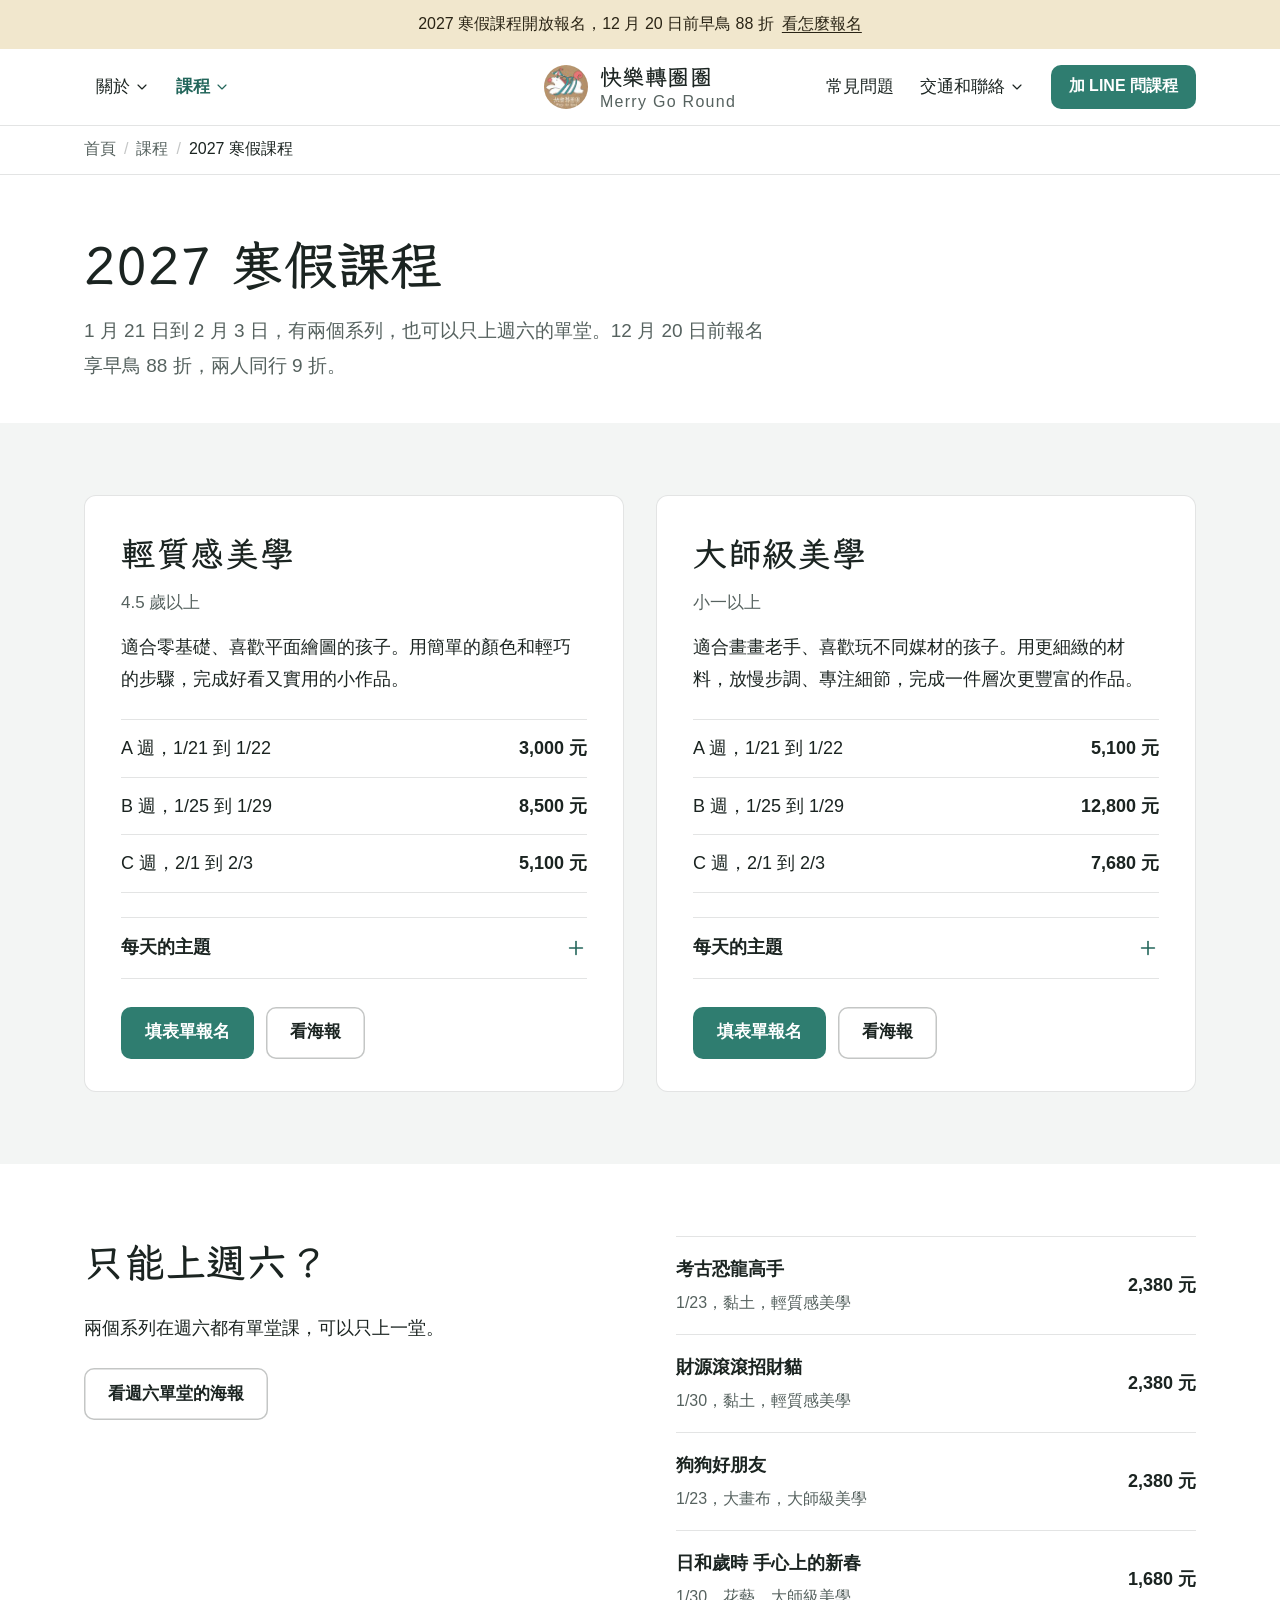
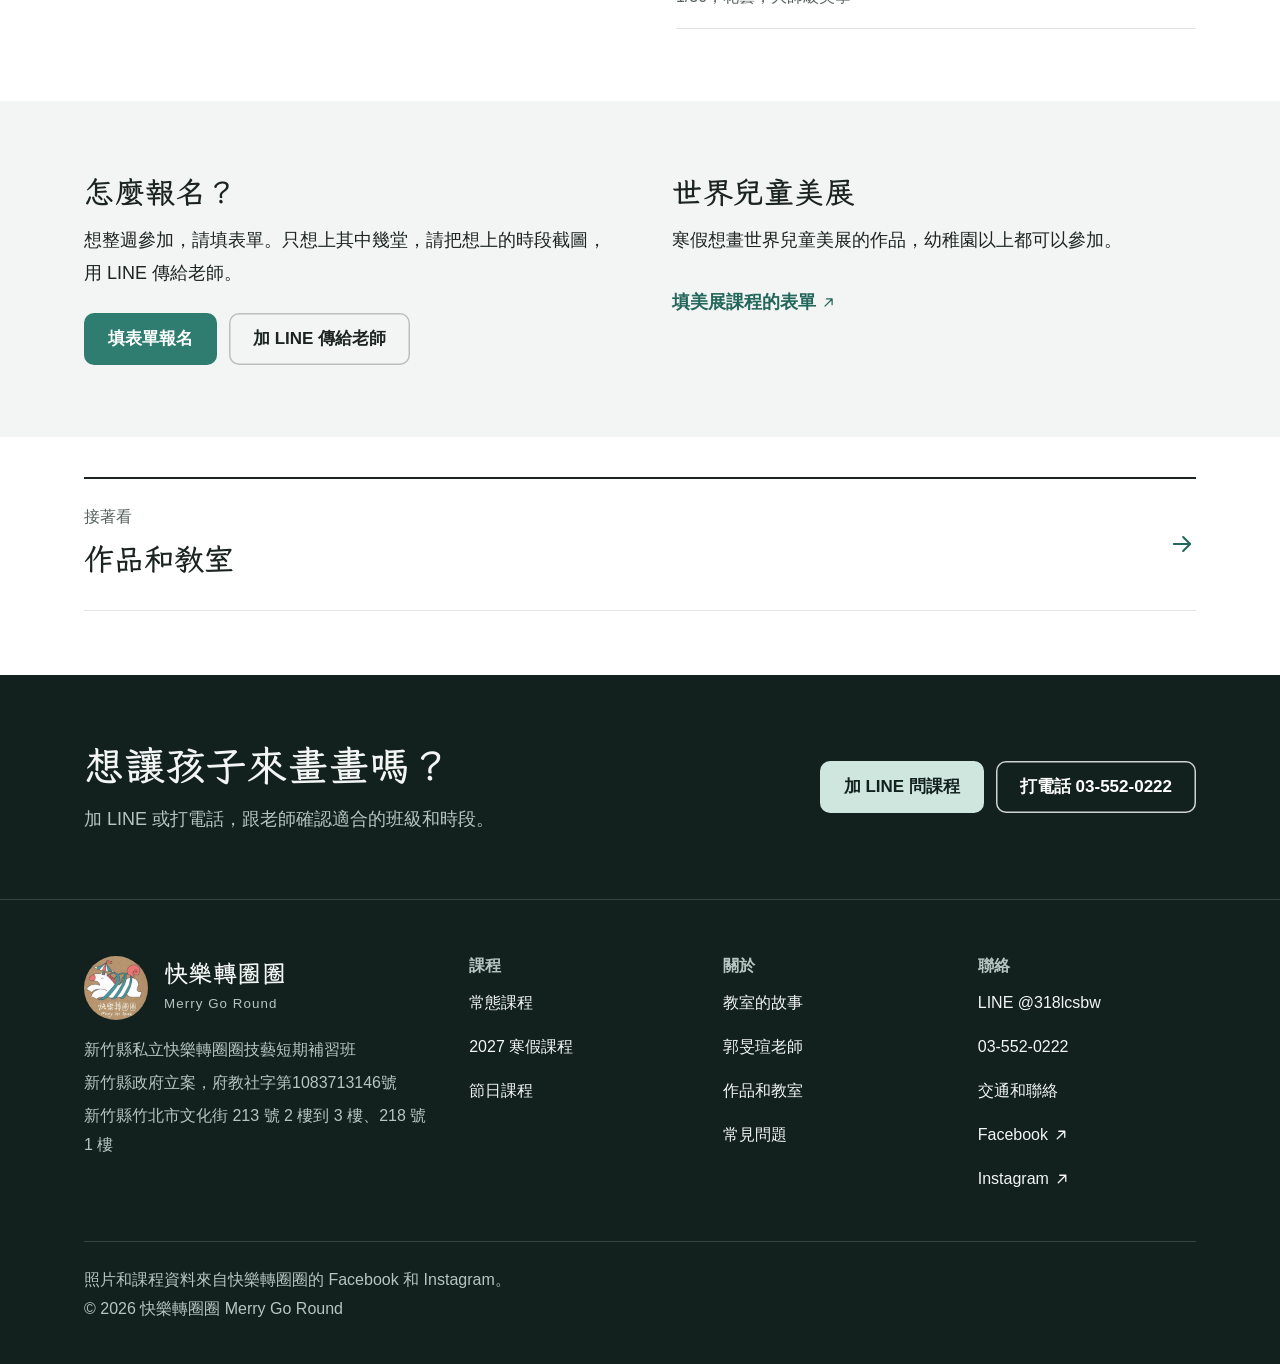
<file: winter.html>
<!doctype html>
<html lang="zh-Hant-TW">
<head>
<meta charset="utf-8">
<meta name="viewport" content="width=device-width, initial-scale=1, viewport-fit=cover">
<meta name="robots" content="noindex, nofollow">
<title>2027 寒假課程｜快樂轉圈圈 Merry Go Round</title>
<meta name="description" content="2027 寒假課程，1 月 21 日到 2 月 3 日。輕質感美學和大師級美學兩個系列，還有週六單堂。12 月 20 日前早鳥 88 折。">
<meta name="color-scheme" content="light dark">
<meta name="theme-color" content="#ffffff" media="(prefers-color-scheme: light)">
<meta name="theme-color" content="#111614" media="(prefers-color-scheme: dark)">
<meta property="og:type" content="website">
<meta property="og:locale" content="zh_TW">
<meta property="og:site_name" content="快樂轉圈圈 Merry Go Round">
<meta property="og:url" content="https://ian-git116.github.io/merry-go-round/winter.html">
<meta property="og:title" content="2027 寒假課程｜快樂轉圈圈 Merry Go Round">
<meta property="og:description" content="2027 寒假課程，1 月 21 日到 2 月 3 日。輕質感美學和大師級美學兩個系列，還有週六單堂。12 月 20 日前早鳥 88 折。">
<meta property="og:image" content="https://ian-git116.github.io/merry-go-round/img/og.jpg">
<meta property="og:image:width" content="1200">
<meta property="og:image:height" content="630">
<meta property="og:image:alt" content="畫布上的雪人作品，旁邊有松果和棉花">
<meta name="twitter:card" content="summary_large_image">
<link rel="icon" type="image/png" sizes="32x32" href="img/favicon-32.png">
<link rel="apple-touch-icon" href="img/apple-touch-icon.png">
<link rel="preconnect" href="https://fonts.googleapis.com">
<link rel="preconnect" href="https://fonts.gstatic.com" crossorigin>
<link rel="stylesheet" href="https://fonts.googleapis.com/css2?family=LXGW+WenKai+TC:wght@700&amp;display=swap&amp;text=0123456789%E3%80%82%E3%80%8C%E3%80%8D%E4%B8%80%E4%B8%8A%E4%B8%8D%E4%B8%96%E4%BA%86%E4%BA%8B%E4%BA%A4%E4%BA%BA%E4%BB%80%E4%BB%A5%E4%BD%9C%E4%BE%86%E4%BF%A1%E5%80%8B%E5%80%91%E5%81%87%E5%85%92%E5%85%AD%E5%87%BA%E5%88%B0%E5%8C%97%E5%8D%81%E5%8D%87%E5%8F%97%E5%8F%AA%E5%8F%AF%E5%90%88%E5%90%8D%E5%92%8C%E5%93%81%E5%93%AA%E5%95%8F%E5%97%8E%E5%9C%88%E5%9C%A8%E5%9C%B0%E5%A0%82%E5%A0%B1%E5%A4%A7%E5%A7%8B%E5%AD%90%E5%AD%A9%E5%AD%B8%E5%AE%A4%E5%AF%92%E5%AF%B6%E5%B0%8F%E5%B1%95%E5%B7%B2%E5%B8%8C%E5%B8%AB%E5%B8%B8%E5%B9%B4%E5%B9%BC%E5%B9%BE%E5%BF%AB%E6%80%8E%E6%83%B3%E6%84%9F%E6%85%8B%E6%85%A2%E6%88%91%E6%89%8B%E6%95%85%E6%95%99%E6%96%BC%E6%97%A5%E6%97%BB%E6%98%AF%E6%99%82%E6%9A%91%E6%9C%83%E6%9C%9B%E6%A8%82%E6%AD%B2%E6%AF%94%E7%87%9F%E7%8F%AD%E7%91%84%E7%95%8C%E7%95%AB%E7%9A%84%E7%9B%B8%E7%A8%8B%E7%AB%A5%E7%AB%B9%E7%AF%80%E7%B4%9A%E7%B5%A1%E7%B6%93%E7%BE%8E%E8%80%81%E8%81%AF%E8%83%BD%E8%A1%93%E8%A3%A1%E8%A6%8B%E8%AA%B0%E8%AA%B2%E8%AE%93%E8%B3%AA%E8%B3%BD%E8%BC%95%E8%BD%89%E9%80%99%E9%80%9A%E9%80%B1%E9%80%B2%E9%81%8E%E9%81%A9%E9%83%AD%E9%83%BD%E9%95%B7%E9%96%8B%E9%96%93%E9%97%9C%E9%99%AA%E9%9A%8A%E9%9A%8E%E9%A0%81%E9%A1%8C%E9%BA%BC%E9%BB%9E%E9%BD%A1%EF%BC%8C%EF%BC%9F">
<link rel="stylesheet" href="css/site.css?v=202611261741">
<script src="js/site.js?v=202611261741" defer></script>

</head>
<body>
<div class="progress" aria-hidden="true"></div>
<a class="skip" href="#main">跳到主要內容</a>
<p class="notice"><a href="winter.html#register"><span class="ph">2027 寒假課程開放報名，</span><span class="ph">12 月 20 日前早鳥 88 折</span><span class="go">看怎麼報名</span></a></p>
<header class="site-header">
  <div class="wrap head">
    <a class="brand" href="index.html"><img class="brand-mark" src="img/logo-96.jpg" width="96" height="96" alt=""><span class="brand-name"><span class="display">快樂轉圈圈</span><small>Merry Go Round</small></span><span class="sr-only">，回到首頁</span></a>
    <nav class="nav nav-left" aria-label="課程和關於"><div class="nav-item has-menu"><button class="nav-link" type="button" aria-expanded="false" aria-controls="m-about">關於<svg class="icon" viewBox="0 0 24 24" aria-hidden="true"><path d="M6 9l6 6 6-6"/></svg></button><ul class="dropdown" id="m-about"><li><a href="about.html">教室的故事</a></li><li><a href="about.html#teacher">郭旻瑄老師</a></li><li><a href="gallery.html">作品和教室</a></li></ul></div><div class="nav-item has-menu is-here"><button class="nav-link" type="button" aria-expanded="false" aria-controls="m-courses">課程<svg class="icon" viewBox="0 0 24 24" aria-hidden="true"><path d="M6 9l6 6 6-6"/></svg></button><ul class="dropdown" id="m-courses"><li><a href="classes.html">常態課程</a></li><li><a href="winter.html" aria-current="page">2027 寒假課程</a></li><li><a href="classes.html#festive">節日課程</a></li></ul></div></nav>
    <nav class="nav nav-right" aria-label="問答和聯絡"><div class="nav-item"><a class="nav-link" href="faq.html">常見問題</a></div><div class="nav-item has-menu"><button class="nav-link" type="button" aria-expanded="false" aria-controls="m-contact">交通和聯絡<svg class="icon" viewBox="0 0 24 24" aria-hidden="true"><path d="M6 9l6 6 6-6"/></svg></button><ul class="dropdown" id="m-contact"><li><a href="contact.html">地址和地圖</a></li><li><a href="contact.html#hours">教室時間</a></li><li><a href="https://lin.ee/qCqbM0w">加 LINE 詢問<svg class="icon" viewBox="0 0 24 24" aria-hidden="true"><path d="M7 17L17 7M9 7h8v8"/></svg><span class="sr-only">（外部網站）</span></a></li></ul></div><a class="btn btn-small" href="https://lin.ee/qCqbM0w">加 LINE 問課程</a></nav>
    <button class="menu-toggle" type="button" aria-expanded="false" aria-controls="menu"><svg class="icon icon-open" viewBox="0 0 24 24" aria-hidden="true"><path d="M4 7h16M4 12h16M4 17h16"/></svg><svg class="icon icon-close" viewBox="0 0 24 24" aria-hidden="true"><path d="M6 6l12 12M18 6L6 18"/></svg><span class="menu-label">選單</span></button>
  </div>
  <div class="menu-panel" id="menu" hidden>
    <div class="wrap"><div class="menu-group"><h2>關於</h2><ul><li><a href="about.html">教室的故事</a></li><li><a href="about.html#teacher">郭旻瑄老師</a></li><li><a href="gallery.html">作品和教室</a></li></ul></div><div class="menu-group"><h2>課程</h2><ul><li><a href="classes.html">常態課程</a></li><li><a href="winter.html" aria-current="page">2027 寒假課程</a></li><li><a href="classes.html#festive">節日課程</a></li></ul></div><div class="menu-group"><h2>聯絡</h2><ul><li><a href="faq.html">常見問題</a></li><li><a href="contact.html">交通和聯絡</a></li><li><a href="contact.html#hours">教室時間</a></li></ul></div><div class="menu-actions"><a class="btn" href="https://lin.ee/qCqbM0w">加 LINE 問課程</a></div></div>
  </div>
</header>
<nav class="crumbs" aria-label="目前位置"><div class="wrap"><ol><li><a href="index.html">首頁</a></li><li>課程</li><li aria-current="page">2027 寒假課程</li></ol></div></nav>
<main id="main">
<header class="page-head"><div class="wrap">
  <h1>2027 寒假課程</h1>
  <p class="lead">1 月 21 日到 2 月 3 日，有兩個系列，也可以只上週六的單堂。12 月 20 日前報名享早鳥 88 折，兩人同行 9 折。</p>
</div></header>

<section class="section tint" aria-label="兩個系列">
  <div class="wrap series">
    <article class="panel" id="light">
      <h2>輕質感美學</h2>
      <p class="age">4.5 歲以上</p>
      <p>適合零基礎、喜歡平面繪圖的孩子。用簡單的顏色和輕巧的步驟，完成好看又實用的小作品。</p>
      <dl class="price"><dt>A 週，1/21 到 1/22</dt><dd>3,000 元</dd><dt>B 週，1/25 到 1/29</dt><dd>8,500 元</dd><dt>C 週，2/1 到 2/3</dt><dd>5,100 元</dd></dl>
      <details class="acc"><summary><span>每天的主題</span><svg class="icon acc-icon" viewBox="0 0 24 24" aria-hidden="true"><path class="v" d="M12 5v14"/><path d="M5 12h14"/></svg></summary><div class="acc-body"><ul><li>1/21（四）鹿角蕨伸展台（水彩大塗鴉）、微縮幸福御守（熱縮片）</li><li>1/22（五）線線動物園（鉛筆炭筆）</li><li>1/25（一）誰躲在花園裡（線畫）、深海百變怪（水彩＋水墨）</li><li>1/26（二）大地的脈動（舞蹈藝術）、生命之樹（鉛筆＋布料）</li><li>1/27（三）喜氣蘭花盆（色紙創作）</li><li>1/28（四）水果聖代杯（蠟筆插畫）、氣質小花束（蠟筆＋剪紙）</li><li>1/29（五）深海百變怪（水彩＋水墨）、蓋出神奇小怪物（印章畫）</li><li>2/1（一）動物狂歡大遊行（鉛筆炭筆）</li><li>2/2（二）法式小衣櫥（色鉛筆）</li><li>2/3（三）莫內調色盤（油蠟筆）、漂亮小夜燈（彩色筆）</li></ul></div></details>
      <div class="actions"><a class="btn" href="https://docs.google.com/forms/d/e/1FAIpQLSfvHH2aBSeJXLdjgHE2H3YifCaDSgLRKfz5smuAqUYT-JnBpg/viewform">填表單報名</a><a class="btn btn-quiet" href="img/poster-light.jpg">看海報</a></div>
    </article>
    <article class="panel" id="master">
      <h2>大師級美學</h2>
      <p class="age">小一以上</p>
      <p>適合畫畫老手、喜歡玩不同媒材的孩子。用更細緻的材料，放慢步調、專注細節，完成一件層次更豐富的作品。</p>
      <dl class="price"><dt>A 週，1/21 到 1/22</dt><dd>5,100 元</dd><dt>B 週，1/25 到 1/29</dt><dd>12,800 元</dd><dt>C 週，2/1 到 2/3</dt><dd>7,680 元</dd></dl>
      <details class="acc"><summary><span>每天的主題</span><svg class="icon acc-icon" viewBox="0 0 24 24" aria-hidden="true"><path class="v" d="M12 5v14"/><path d="M5 12h14"/></svg></summary><div class="acc-body"><ul><li>1/21（四）、1/22（五）疊疊樂動物園（超級大畫布）</li><li>1/25（一）福氣花朵開（壓克力畫布）</li><li>1/26（二）到 1/28（四）早午餐派對（黏土）、縮小吧 微行縮小商店街（熱縮片）</li><li>1/29（五）日和歲時 手心上的新春（花藝）、森林小熊側背包（縫紉課）</li><li>2/1（一）高地的房子（黏土＋馬賽克）</li><li>2/2（二）銀杯奶油派對（色紙＋色鉛筆）</li><li>2/3（三）掌心裡的毛小孩（熱縮片）、高地的房子（黏土＋馬賽克）</li></ul></div></details>
      <div class="actions"><a class="btn" href="https://docs.google.com/forms/d/e/1FAIpQLSfvHH2aBSeJXLdjgHE2H3YifCaDSgLRKfz5smuAqUYT-JnBpg/viewform">填表單報名</a><a class="btn btn-quiet" href="img/poster-master.jpg">看海報</a></div>
    </article>
  </div>
</section>

<section class="section" aria-labelledby="sat-title">
  <div class="wrap split">
    <div>
      <h2 id="sat-title">只能上週六？</h2>
      <p class="mt">兩個系列在週六都有單堂課，可以只上一堂。</p>
      <div class="actions mt"><a class="btn btn-quiet" href="img/poster-sat.jpg">看週六單堂的海報</a></div>
    </div>
    <ul class="single">
      <li><b>考古恐龍高手</b><span>1/23，黏土，輕質感美學</span><em>2,380 元</em></li>
      <li><b>財源滾滾招財貓</b><span>1/30，黏土，輕質感美學</span><em>2,380 元</em></li>
      <li><b>狗狗好朋友</b><span>1/23，大畫布，大師級美學</span><em>2,380 元</em></li>
      <li><b>日和歲時 手心上的新春</b><span>1/30，花藝，大師級美學</span><em>1,680 元</em></li>
    </ul>
  </div>
</section>

<section class="section tint" id="register" aria-labelledby="reg-title">
  <div class="wrap pair">
    <div>
      <h2 id="reg-title">怎麼報名？</h2>
      <p>想整週參加，請填表單。只想上其中幾堂，請把想上的時段截圖，用 LINE 傳給老師。</p>
      <div class="actions mt"><a class="btn" href="https://docs.google.com/forms/d/e/1FAIpQLSfvHH2aBSeJXLdjgHE2H3YifCaDSgLRKfz5smuAqUYT-JnBpg/viewform">填表單報名</a><a class="btn btn-quiet" href="https://lin.ee/qCqbM0w">加 LINE 傳給老師</a></div>
    </div>
    <div>
      <h2>世界兒童美展</h2>
      <p>寒假想畫世界兒童美展的作品，幼稚園以上都可以參加。</p>
      <p class="mt"><a class="more out" href="https://docs.google.com/forms/d/e/1FAIpQLSfKu4_Q84e6i79awSFdTampvf6zxoPYFu5k0nau9kaBYvd7HA/viewform"><span>填美展課程的表單</span><svg class="icon" viewBox="0 0 24 24" aria-hidden="true"><path d="M7 17L17 7M9 7h8v8"/></svg><span class="sr-only">（外部網站）</span></a></p>
    </div>
  </div>
</section>
<nav class="next wrap" aria-label="下一頁"><a href="gallery.html"><span><small>接著看</small><b>作品和教室</b></span><svg class="icon" viewBox="0 0 24 24" aria-hidden="true"><path d="M5 12h14M13 6l6 6-6 6"/></svg></a></nav>
</main>
<section class="cta" aria-labelledby="cta-title">
  <div class="wrap cta-inner">
    <div>
      <h2 id="cta-title">想讓孩子來畫畫嗎？</h2>
      <p>加 LINE 或打電話，跟老師確認適合的班級和時段。</p>
    </div>
    <div class="actions">
      <a class="btn btn-light" href="https://lin.ee/qCqbM0w">加 LINE 問課程</a>
      <a class="btn btn-ondeep" href="tel:+88635520222">打電話 03-552-0222</a>
    </div>
  </div>
</section>
<footer class="site-footer">
  <div class="wrap">
    <div class="foot-grid">
      <div>
        <div class="foot-brand"><img src="img/logo-192.jpg" width="192" height="192" alt="快樂轉圈圈的標誌，一隻白色的狗背著旋轉木馬" loading="lazy"><div><span class="display">快樂轉圈圈</span><small>Merry Go Round</small></div></div>
        <div class="foot-legal">
          <p>新竹縣私立快樂轉圈圈技藝短期補習班</p>
          <p>新竹縣政府立案，府教社字第1083713146號</p>
          <p>新竹縣竹北市文化街 213 號 2 樓到 3 樓、218 號 1 樓</p>
        </div>
      </div>
      <div>
        <h2>課程</h2>
        <ul><li><a href="classes.html">常態課程</a></li><li><a href="winter.html">2027 寒假課程</a></li><li><a href="classes.html#festive">節日課程</a></li></ul>
      </div>
      <div>
        <h2>關於</h2>
        <ul><li><a href="about.html">教室的故事</a></li><li><a href="about.html#teacher">郭旻瑄老師</a></li><li><a href="gallery.html">作品和教室</a></li><li><a href="faq.html">常見問題</a></li></ul>
      </div>
      <div>
        <h2>聯絡</h2>
        <ul><li><a href="https://lin.ee/qCqbM0w">LINE @318lcsbw</a></li><li><a href="tel:+88635520222">03-552-0222</a></li><li><a href="contact.html">交通和聯絡</a></li><li><a href="https://www.facebook.com/2014merrygoround">Facebook<svg class="icon" viewBox="0 0 24 24" aria-hidden="true"><path d="M7 17L17 7M9 7h8v8"/></svg><span class="sr-only">（外部網站）</span></a></li><li><a href="https://www.instagram.com/merrygoround2014/">Instagram<svg class="icon" viewBox="0 0 24 24" aria-hidden="true"><path d="M7 17L17 7M9 7h8v8"/></svg><span class="sr-only">（外部網站）</span></a></li></ul>
      </div>
    </div>
    <div class="foot-end">
      <p>照片和課程資料來自快樂轉圈圈的 Facebook 和 Instagram。</p>
      <p>© 2026 快樂轉圈圈 Merry Go Round</p>
    </div>
  </div>
</footer>
<div class="callbar" role="region" aria-label="快速聯絡"><a class="btn" href="https://lin.ee/qCqbM0w">加 LINE</a><a class="btn btn-quiet" href="tel:+88635520222">打電話</a></div>
</body>
</html>
</file>
<file: css/site.css>
/* 快樂轉圈圈 Merry Go Round。每一頁共用這一份樣式。 */

:root {
  color-scheme: light dark;
  --surface: #ffffff;
  --surface-2: #f3f5f4;
  --ink: #1b2421;
  --ink-2: #56625f;
  --deep: #12211d;
  --on-deep: #f2f5f4;
  --on-deep-2: #b7c4c0;
  --accent: #2f7d70;
  --accent-press: #256458;
  --accent-ink: #23665b;
  --mint: #cfe6df;
  --mint-press: #b9d8cf;
  --sand: #f1e7cd;
  --sand-ink: #2a2415;
  --line: rgba(27, 36, 33, 0.12);
  --line-2: rgba(27, 36, 33, 0.26);
  --line-deep: rgba(242, 245, 244, 0.16);
  --bar: rgba(255, 255, 255, 0.9);
  --c-baby: #e99bbd;
  --c-young: #e6c25a;
  --c-kids: #9d8cd8;
  --c-adv: #e4885f;
  --c-exam: #c7623c;
  --font-body: -apple-system, BlinkMacSystemFont, "PingFang TC", "Noto Sans TC", "Microsoft JhengHei", sans-serif;
  --font-display: "LXGW WenKai TC", var(--font-body);
  --gutter: 1.25rem;
  --ease: cubic-bezier(0.16, 1, 0.3, 1);
}

@media (prefers-color-scheme: dark) {
  :root {
    --surface: #111614;
    --surface-2: #19201e;
    --ink: #eef2f1;
    --ink-2: #a9b5b2;
    --deep: #0b1311;
    --accent-ink: #7fd0c2;
    --sand: #2b2717;
    --sand-ink: #f1e7cd;
    --line: rgba(238, 242, 241, 0.14);
    --line-2: rgba(238, 242, 241, 0.3);
    --bar: rgba(17, 22, 20, 0.88);
  }
}

@media (prefers-contrast: more) {
  :root { --ink-2: var(--ink); --on-deep-2: var(--on-deep); --line: var(--line-2); }
}

/* 基本 */
*, *::before, *::after { box-sizing: border-box; }
html { -webkit-text-size-adjust: 100%; scrollbar-color: var(--accent) var(--surface-2); }
body {
  margin: 0;
  background: var(--surface);
  color: var(--ink);
  font-family: var(--font-body);
  font-size: 1.125rem;
  line-height: 1.8;
  caret-color: var(--accent);
}
::selection { background: var(--mint); color: #12211d; }
img { display: block; max-width: 100%; height: auto; }
a { color: var(--accent-ink); text-underline-offset: 0.22em; text-decoration-thickness: 1px; }
a:hover { text-decoration-thickness: 2px; }
:focus-visible { outline: 3px solid var(--accent); outline-offset: 3px; border-radius: 4px; }
.hero :focus-visible, .cta :focus-visible, .site-footer :focus-visible { outline-color: var(--mint); }
h1, h2, h3, p, ul, ol, dl, dd, figure, blockquote { margin: 0; }
h1, h2, .display {
  font-family: var(--font-display);
  font-weight: 700;
  line-height: 1.3;
  letter-spacing: 0.02em;
  text-wrap: balance;
}
h1 { font-size: clamp(2.125rem, 1.45rem + 2.5vw, 3.25rem); }
h2 { font-size: clamp(1.75rem, 1.35rem + 1.5vw, 2.5rem); }
h3 { font-size: 1.25rem; font-weight: 600; line-height: 1.5; }
p { max-width: 36em; text-wrap: pretty; }
.wrap { max-width: 72rem; margin-inline: auto; padding-inline: var(--gutter); }
.sr-only { position: absolute !important; width: 1px; height: 1px; overflow: hidden; clip: rect(0 0 0 0); white-space: nowrap; }
.skip { position: absolute; left: 1rem; top: -4rem; z-index: 80; padding: 0.5rem 1rem; border-radius: 6px; background: var(--surface); color: var(--ink); }
.skip:focus { top: 1rem; }
.num { font-variant-numeric: tabular-nums; }
.note { color: var(--ink-2); font-size: 1rem; }
.icon { width: 1.125em; height: 1.125em; flex: none; fill: none; stroke: currentColor; stroke-width: 1.75; stroke-linecap: round; stroke-linejoin: round; }

/* 按鈕和連結 */
.btn {
  display: inline-flex; align-items: center; justify-content: center; gap: 0.5rem;
  min-height: 52px; padding: 0 1.5rem;
  border: 0; border-radius: 10px;
  background: var(--accent); color: #fff;
  font: inherit; font-size: 1.0625rem; font-weight: 600; line-height: 1.3;
  text-decoration: none; cursor: pointer;
}
.btn:hover { background: var(--accent-press); }
.btn-quiet { background: transparent; color: var(--ink); box-shadow: inset 0 0 0 1.5px var(--line-2); }
.btn-quiet:hover { background: var(--surface-2); box-shadow: inset 0 0 0 1.5px var(--ink); }
.btn-light { background: var(--mint); color: #12211d; }
.btn-light:hover { background: var(--mint-press); }
.btn-ondeep { background: transparent; color: #fff; box-shadow: inset 0 0 0 1.5px rgba(255, 255, 255, 0.8); }
.btn-ondeep:hover { background: rgba(255, 255, 255, 0.12); }
.btn-small { min-height: 44px; padding: 0 1.125rem; font-size: 1rem; }
.actions { display: flex; flex-wrap: wrap; gap: 0.75rem; }
.more {
  display: inline-flex; align-items: center; gap: 0.375rem;
  min-height: 44px; font-weight: 600; color: var(--accent-ink); text-decoration: none;
}
.more:hover span { text-decoration: underline; text-underline-offset: 0.22em; }
.out { display: inline-flex; align-items: center; gap: 0.25rem; }
.out .icon { width: 0.95em; height: 0.95em; }

/* 公告列 */
.notice { margin: 0; max-width: none; background: var(--sand); color: var(--sand-ink); font-size: 1rem; text-align: center; }
.notice a { display: block; padding: 0.625rem var(--gutter); color: inherit; text-decoration: none; }
.notice .go { display: inline-block; margin-left: 0.5rem; text-decoration: underline; text-underline-offset: 0.2em; white-space: nowrap; }
.ph { display: inline-block; }

/* 頁首 */
.site-header { position: sticky; top: 0; z-index: 50; background: var(--surface); border-bottom: 1px solid var(--line); transition: box-shadow 0.3s var(--ease); }
.site-header.is-scrolled { box-shadow: 0 10px 24px -18px rgba(18, 33, 29, 0.45); }
.head { display: flex; align-items: center; justify-content: space-between; gap: 1rem; min-height: 68px; }
.brand { display: inline-flex; align-items: center; gap: 0.75rem; min-height: 48px; color: var(--ink); text-decoration: none; }
.brand-mark { width: 44px; height: 44px; border-radius: 50%; }
.brand-name { display: flex; flex-direction: column; line-height: 1.2; }
.brand-name .display { font-size: 1.375rem; }
.brand-name small { font-size: 1rem; letter-spacing: 0.08em; color: var(--ink-2); }
.nav { display: none; }
.menu-toggle {
  display: inline-flex; align-items: center; gap: 0.5rem;
  min-height: 44px; padding: 0 0.875rem;
  border: 0; border-radius: 10px; background: var(--surface-2); color: var(--ink);
  font: inherit; font-size: 1rem; font-weight: 600; cursor: pointer;
}
.menu-toggle .icon-close { display: none; }
.menu-toggle[aria-expanded="true"] .icon-open { display: none; }
.menu-toggle[aria-expanded="true"] .icon-close { display: block; }

/* 手機選單 */
.menu-panel {
  position: absolute; left: 0; right: 0; top: 100%;
  overflow-y: auto; overscroll-behavior: contain;
  background: var(--surface); border-bottom: 1px solid var(--line);
  box-shadow: 0 24px 40px -24px rgba(18, 33, 29, 0.5);
}
.menu-panel[hidden] { display: none; }
.menu-group { padding: 1rem 0; border-top: 1px solid var(--line); }
.menu-group:first-child { border-top: 0; }
.menu-group h2 { font-family: var(--font-body); font-size: 1rem; font-weight: 600; letter-spacing: 0; color: var(--ink-2); }
.menu-group ul { list-style: none; padding: 0; margin: 0.25rem 0 0; }
.menu-group a { display: flex; align-items: center; justify-content: space-between; gap: 1rem; min-height: 48px; color: var(--ink); text-decoration: none; font-size: 1.125rem; }
.menu-group a[aria-current="page"] { color: var(--accent-ink); font-weight: 600; }
.menu-actions { padding: 1rem 0 1.5rem; }
.menu-actions .btn { width: 100%; }
html.menu-open, html.menu-open body { overflow: hidden; }

@media (min-width: 1120px) {
  .head { display: grid; grid-template-columns: 1fr auto 1fr; min-height: 76px; }
  .brand { grid-column: 2; grid-row: 1; justify-self: center; }
  .nav { display: flex; align-items: center; gap: 0.125rem; grid-row: 1; }
  .nav-left { grid-column: 1; justify-self: start; }
  .nav-right { grid-column: 3; justify-self: end; }
  .nav-right .btn { margin-left: 0.75rem; }
  .menu-toggle, .menu-panel { display: none !important; }
}

.nav-item { position: relative; }
.nav-link {
  display: inline-flex; align-items: center; gap: 0.25rem;
  min-height: 44px; padding: 0 0.75rem;
  border: 0; border-radius: 8px; background: none; color: var(--ink);
  font: inherit; font-size: 1.0625rem; text-decoration: none; cursor: pointer;
}
.nav-link:hover, .nav-item.is-open > .nav-link { color: var(--accent-ink); }
.nav-link[aria-current="page"], .nav-item.is-here > .nav-link { color: var(--accent-ink); font-weight: 600; }
.nav-link .icon { width: 16px; height: 16px; transition: transform 0.25s var(--ease); }
.nav-item.is-open > .nav-link .icon { transform: rotate(180deg); }
.dropdown {
  position: absolute; top: calc(100% + 8px); left: 50%; z-index: 60;
  min-width: 13.5rem; margin: 0; padding: 0.5rem; list-style: none;
  background: var(--surface); border: 1px solid var(--line); border-radius: 12px;
  box-shadow: 0 22px 44px -22px rgba(18, 33, 29, 0.45);
  opacity: 0; visibility: hidden; transform: translate(-50%, 6px);
  transition: opacity 0.18s var(--ease), transform 0.18s var(--ease), visibility 0s linear 0.18s;
}
.dropdown::before { content: ""; position: absolute; left: 0; right: 0; top: -12px; height: 12px; }
.nav-item.is-open > .dropdown { opacity: 1; visibility: visible; transform: translate(-50%, 0); transition-delay: 0s; }
@media (hover: hover) and (pointer: fine) {
  .nav-item:hover > .dropdown { opacity: 1; visibility: visible; transform: translate(-50%, 0); transition-delay: 0s; }
  .nav-item:hover > .nav-link .icon { transform: rotate(180deg); }
}
.dropdown a {
  display: flex; align-items: center; justify-content: space-between; gap: 1rem;
  min-height: 44px; padding: 0 0.75rem; border-radius: 8px;
  color: var(--ink); text-decoration: none; white-space: nowrap;
}
.dropdown a:hover, .dropdown a:focus-visible { background: var(--surface-2); color: var(--accent-ink); }
.dropdown a[aria-current="page"] { color: var(--accent-ink); font-weight: 600; }

/* 閱讀進度 */
.progress { position: fixed; left: 0; top: 0; z-index: 70; width: 100%; height: 3px; background: var(--accent); transform-origin: 0 50%; transform: scaleX(var(--p, 0)); pointer-events: none; }

/* 麵包屑和頁面標題 */
.crumbs { border-bottom: 1px solid var(--line); font-size: 1rem; }
.crumbs ol { display: flex; flex-wrap: wrap; align-items: center; gap: 0 0.5rem; min-height: 48px; margin: 0; padding: 0; list-style: none; color: var(--ink-2); }
.crumbs li + li::before { content: "/"; margin-right: 0.5rem; color: var(--line-2); }
.crumbs a { color: var(--ink-2); text-decoration: none; }
.crumbs a:hover { color: var(--accent-ink); text-decoration: underline; }
.crumbs [aria-current] { color: var(--ink); }
.page-head { padding: 3.5rem 0 2.5rem; }
.page-head .lead { margin-top: 1rem; font-size: 1.1875rem; color: var(--ink-2); }

/* 區塊 */
.section { padding: 4.5rem 0; }
.section + .section { border-top: 1px solid var(--line); }
.tint { background: var(--surface-2); }
.section.tint + .section, .section + .section.tint { border-top: 0; }
.sec-head { display: grid; gap: 0.75rem; margin-bottom: 2.5rem; }
.sec-head p { color: var(--ink-2); }

/* 首頁主視覺 */
.hero { position: relative; overflow: hidden; background: var(--deep); color: #fff; }
.hero-media img { width: 100%; height: clamp(540px, 78svh, 780px); object-fit: cover; object-position: 50% 38%; }
.hero::after {
  content: ""; position: absolute; inset: 0; pointer-events: none;
  background: linear-gradient(to top, rgba(11, 19, 17, 0.92) 0%, rgba(11, 19, 17, 0.66) 42%, rgba(11, 19, 17, 0) 76%);
}
.hero-body { position: absolute; left: 0; right: 0; bottom: 0; z-index: 1; padding-top: 2rem; padding-bottom: 2.25rem; }
.hero h1 { font-size: clamp(2.25rem, 1.5rem + 2.8vw, 3.75rem); line-height: 1.25; }
.hero h1 span { display: inline-block; }
.hero .lead { max-width: 27em; margin-top: 1.125rem; font-size: 1.1875rem; color: rgba(255, 255, 255, 0.94); }
.hero h1, .hero .lead, .hero .proof, .hero-caption { text-shadow: 0 1px 12px rgba(11, 19, 17, 0.45); }
.hero .actions { margin-top: 2rem; }
.hero .proof { margin-top: 1.25rem; font-size: 1.0625rem; }
.hero .proof a { color: #fff; }
.hero-caption { display: none; }
@media (min-width: 760px) {
  .hero-media img { object-position: 50% 50%; }
  .hero::after {
    background:
      linear-gradient(to top, rgba(11, 19, 17, 0.9) 0%, rgba(11, 19, 17, 0.6) 38%, rgba(11, 19, 17, 0) 72%),
      linear-gradient(to right, rgba(11, 19, 17, 0.55), rgba(11, 19, 17, 0) 60%);
  }
  .hero-body { padding-bottom: 3.75rem; }
  .hero-caption { display: block; position: absolute; right: var(--gutter); bottom: 1.25rem; z-index: 1; margin: 0; font-size: 1rem; color: rgba(255, 255, 255, 0.78); }
}
/* 手機下方已經有固定的聯絡列，主視覺就不再放同樣的兩個按鈕 */
@media (max-width: 759px) {
  .hero .actions { display: none; }
}

/* 年齡尺，每一班對應的年齡 */
.ruler { display: grid; gap: 0.25rem; }
.ruler-axis, .ruler-row { display: grid; grid-template-columns: 1fr; gap: 0.375rem; }
.ruler-axis { margin-bottom: 0.25rem; color: var(--ink-2); font-size: 1rem; }
.ruler-gap { display: none; }
.ruler-scale { position: relative; height: 1.75rem; }
.ruler-scale span { position: absolute; top: 0; left: var(--at); padding-left: 0.375rem; border-left: 1px solid var(--line-2); line-height: 1.75rem; white-space: nowrap; }
.ruler-scale span:last-child { padding: 0 0.375rem 0 0; border-left: 0; border-right: 1px solid var(--line-2); transform: translateX(-100%); }
.ruler-row { padding: 0.875rem 0; border-top: 1px solid var(--line); color: inherit; text-decoration: none; }
.ruler-row:last-child { border-bottom: 1px solid var(--line); }
.ruler-label { display: flex; flex-wrap: wrap; align-items: baseline; gap: 0 0.75rem; }
.ruler-label b { font-weight: 600; }
.ruler-label span { color: var(--ink-2); font-size: 1rem; }
.ruler-track { position: relative; height: 14px; border-radius: 7px; background: var(--surface-2); }
.tint .ruler-track { background: var(--surface); }
.ruler-bar {
  position: absolute; top: 0; bottom: 0; left: var(--from); width: var(--span);
  border-radius: 7px; background: var(--c);
  transform-origin: 0 50%;
}
a.ruler-row:hover .ruler-label b { color: var(--accent-ink); text-decoration: underline; text-underline-offset: 0.22em; }
.ruler-foot { margin-top: 1rem; }
@media (min-width: 760px) {
  .ruler-axis, .ruler-row { grid-template-columns: 15rem 1fr; align-items: center; gap: 1.5rem; }
  .ruler-gap { display: block; }
}
.h-small { margin-bottom: 0.75rem; font-size: clamp(1.375rem, 1.2rem + 0.6vw, 1.625rem); }
.facts + .block, .block + .block { margin-top: 2.5rem; }
.mt { margin-top: 1.5rem; }
.ruler.will-draw .ruler-bar { transform: scaleX(0); }
.ruler.drawn .ruler-bar { transform: none; transition: transform 1.1s var(--ease); }
.ruler.drawn .ruler-row:nth-of-type(2) .ruler-bar { transition-delay: 0.12s; }
.ruler.drawn .ruler-row:nth-of-type(3) .ruler-bar { transition-delay: 0.24s; }
.ruler.drawn .ruler-row:nth-of-type(4) .ruler-bar { transition-delay: 0.36s; }

/* 首頁的寒假和老師 */
.split { display: grid; gap: 2.5rem; }
@media (min-width: 960px) {
  .split { grid-template-columns: 1fr 1fr; gap: 4.5rem; align-items: start; }
}
.offer-list { list-style: none; margin: 0; padding: 0; border-top: 1px solid var(--line); }
.offer-list li { display: grid; grid-template-columns: 1fr auto; gap: 0.25rem 1.5rem; padding: 1.25rem 0; border-bottom: 1px solid var(--line); }
.offer-list b { font-weight: 600; }
.offer-list span { grid-column: 1; color: var(--ink-2); font-size: 1rem; }
.offer-list em { grid-row: 1 / span 2; grid-column: 2; align-self: center; font-style: normal; font-weight: 600; font-variant-numeric: tabular-nums; white-space: nowrap; }
.quote { font-size: clamp(1.625rem, 1.25rem + 1.4vw, 2.25rem); line-height: 1.5; }
.quote-src { margin-top: 0.875rem; }
.teacher-text p + p { margin-top: 1rem; }

/* 照片牆 */
.strip { display: grid; grid-template-columns: repeat(2, 1fr); gap: 1rem; }
@media (min-width: 960px) { .strip { grid-template-columns: repeat(4, 1fr); gap: 1.5rem; } }
.strip img { width: 100%; aspect-ratio: 4 / 5; object-fit: cover; border-radius: 6px; background: var(--surface-2); }
.strip figcaption, .gallery figcaption, .photo figcaption { margin-top: 0.625rem; color: var(--ink-2); font-size: 1rem; line-height: 1.6; }
.gallery { columns: 2; column-gap: 1rem; }
@media (min-width: 960px) { .gallery { columns: 3; column-gap: 1.5rem; } }
.gallery figure { break-inside: avoid; margin: 0 0 1.75rem; }
.gallery img { width: 100%; border-radius: 6px; background: var(--surface-2); }

/* 怎麼開始 */
.steps { display: grid; gap: 1.5rem; counter-reset: step; list-style: none; margin: 0; padding: 0; }
@media (min-width: 760px) { .steps { grid-template-columns: repeat(3, 1fr); gap: 2rem; } }
.steps li { counter-increment: step; padding-top: 1.25rem; border-top: 2px solid var(--ink); }
.steps li::before { content: counter(step); display: block; margin-bottom: 0.5rem; font-family: var(--font-display); font-size: 2rem; font-weight: 700; line-height: 1; color: var(--accent-ink); }
.steps h3 { margin-bottom: 0.375rem; }

/* 常態課程 */
.classes { border-top: 1px solid var(--line); }
.class { padding: 2.25rem 0; border-bottom: 1px solid var(--line); scroll-margin-top: 96px; }
.class-head { display: flex; flex-wrap: wrap; align-items: center; gap: 0.25rem 1rem; }
.class-head h2 { font-size: clamp(1.75rem, 1.45rem + 1vw, 2.125rem); }
.class-body h3 { margin-bottom: 0.25rem; font-size: 1rem; color: var(--ink-2); }
.chip { flex: none; width: 1rem; height: 1rem; border-radius: 4px; background: var(--c); }
.age { color: var(--ink-2); font-size: 1.0625rem; }
.class-body { display: grid; gap: 1.25rem 3rem; margin-top: 1rem; }
@media (min-width: 860px) { .class-body { grid-template-columns: 1.35fr 1fr; } }
.class-body p + p { margin-top: 0.875rem; }
.tag { display: block; margin-bottom: 0.125rem; color: var(--ink-2); font-size: 1rem; }
.times { list-style: none; margin: 0; padding: 0; font-variant-numeric: tabular-nums; }
.times li { padding: 0.375rem 0; border-bottom: 1px dashed var(--line-2); }
.times li:last-child { border-bottom: 0; }
.festive { display: grid; gap: 2rem; }
@media (min-width: 960px) { .festive { grid-template-columns: 1fr 1fr; gap: 4.5rem; } }
.plain { margin: 0.75rem 0 1rem; padding-left: 1.25rem; }
.plain li + li { margin-top: 0.375rem; }

/* 寒假課程 */
.series { display: grid; gap: 1.5rem; }
@media (min-width: 900px) { .series { grid-template-columns: 1fr 1fr; gap: 2rem; } }
.panel { display: flex; flex-direction: column; padding: 2rem 1.5rem; border: 1px solid var(--line); border-radius: 12px; background: var(--surface); }
@media (min-width: 900px) { .panel { padding: 2.25rem 2.25rem 2rem; } }
.panel h2 { font-size: clamp(1.625rem, 1.35rem + 1vw, 2.125rem); }
.panel > p { margin-top: 0.75rem; }
.price { display: grid; grid-template-columns: 1fr max-content; margin: 1.5rem 0 0; border-top: 1px solid var(--line); font-variant-numeric: tabular-nums; }
.price dt, .price dd { padding: 0.75rem 0; border-bottom: 1px solid var(--line); }
.price dd { font-weight: 600; text-align: right; }
.panel .actions { margin-top: auto; padding-top: 1.75rem; }
.single { list-style: none; margin: 0; padding: 0; border-top: 1px solid var(--line); }
.single li { display: grid; grid-template-columns: 1fr auto; gap: 0.25rem 1.5rem; padding: 1rem 0; border-bottom: 1px solid var(--line); }
.single span { grid-column: 1; color: var(--ink-2); font-size: 1rem; }
.single em { grid-row: 1 / span 2; grid-column: 2; align-self: center; font-style: normal; font-weight: 600; font-variant-numeric: tabular-nums; }
.pair { display: grid; gap: 2.5rem; }
@media (min-width: 860px) { .pair { grid-template-columns: 1fr 1fr; gap: 4rem; } }
.pair h2 { font-size: clamp(1.5rem, 1.3rem + 0.8vw, 1.875rem); margin-bottom: 0.75rem; }

/* 摺疊的問答和主題 */
.acc { border-top: 1px solid var(--line); }
.acc:last-of-type { border-bottom: 1px solid var(--line); }
.acc summary {
  display: flex; align-items: center; justify-content: space-between; gap: 1rem;
  min-height: 60px; padding: 0.75rem 0; cursor: pointer; list-style: none; font-weight: 600;
}
.acc summary::-webkit-details-marker { display: none; }
.acc summary:hover { color: var(--accent-ink); }
.acc-icon { width: 22px; height: 22px; color: var(--accent-ink); }
.acc-icon .v { transform-origin: 12px 12px; transition: transform 0.3s var(--ease); }
.acc[open] .acc-icon .v { transform: scaleY(0); }
.acc-body { padding: 0 0 1.25rem; }
.acc-body ul { margin: 0; padding-left: 1.25rem; }
.acc-body li + li { margin-top: 0.375rem; }
.panel .acc { margin-top: 1.5rem; }
.faq-group + .faq-group { margin-top: 3.5rem; }
.faq-group h2 { margin-bottom: 1.25rem; font-size: clamp(1.5rem, 1.3rem + 0.8vw, 1.875rem); }
.faq { max-width: 48rem; }

/* 關於 */
.story { display: grid; gap: 2.5rem; }
@media (min-width: 960px) { .story { grid-template-columns: 1.1fr 1fr; gap: 4.5rem; align-items: start; } }
.story-text p + p { margin-top: 1rem; }
.points { list-style: none; margin: 1.75rem 0 0; padding: 0; border-top: 1px solid var(--line); }
.points li { padding: 0.75rem 0; border-bottom: 1px solid var(--line); font-weight: 600; }
.photo img { width: 100%; border-radius: 6px; }
.belief { font-size: clamp(1.75rem, 1.3rem + 1.8vw, 2.75rem); line-height: 1.45; }

/* 交通和聯絡 */
.place { display: grid; gap: 2.5rem; }
@media (min-width: 960px) { .place { grid-template-columns: 1fr 1.25fr; gap: 4rem; align-items: start; } }
.facts { display: grid; grid-template-columns: max-content 1fr; gap: 0.875rem 1.5rem; }
.facts dt { color: var(--ink-2); }
.facts dd { font-variant-numeric: tabular-nums; }
.place .actions { margin-top: 2rem; }
.map { aspect-ratio: 4 / 3; overflow: hidden; border-radius: 10px; background: var(--surface-2); box-shadow: 0 0 0 1px var(--line); }
.map iframe { display: block; width: 100%; height: 100%; border: 0; }

/* 接著看 */
.next { padding-top: 2.5rem; padding-bottom: 4rem; }
.next a {
  display: flex; align-items: center; justify-content: space-between; gap: 1rem;
  padding: 1.5rem 0; border-top: 2px solid var(--ink); border-bottom: 1px solid var(--line);
  color: var(--ink); text-decoration: none;
}
.next small { display: block; color: var(--ink-2); font-size: 1rem; }
.next b { font-family: var(--font-display); font-size: clamp(1.5rem, 1.3rem + 0.8vw, 1.875rem); font-weight: 700; }
.next .icon { width: 28px; height: 28px; color: var(--accent-ink); transition: transform 0.35s var(--ease); }
.next a:hover b { color: var(--accent-ink); }
.next a:hover .icon { transform: translateX(6px); }

/* 底部的聯絡區 */
.cta { background: var(--deep); color: var(--on-deep); }
.cta-inner { display: grid; gap: 1.75rem; padding-top: 4rem; padding-bottom: 4rem; }
.cta p { margin-top: 0.75rem; color: var(--on-deep-2); }
@media (min-width: 900px) { .cta-inner { grid-template-columns: 1fr auto; align-items: center; gap: 3rem; } }

/* 頁尾 */
.site-footer { background: var(--deep); color: var(--on-deep); font-size: 1rem; border-top: 1px solid var(--line-deep); }
.site-footer .wrap { padding-top: 3.5rem; padding-bottom: 2.5rem; }
.foot-grid { display: grid; gap: 2.25rem; }
@media (min-width: 760px) { .foot-grid { grid-template-columns: 1.6fr 1fr 1fr 1fr; } }
.foot-brand { display: flex; align-items: center; gap: 1rem; }
.foot-brand img { width: 64px; height: 64px; border-radius: 50%; }
.foot-brand .display { display: block; font-size: 1.5rem; }
.foot-brand small { color: var(--on-deep-2); letter-spacing: 0.08em; }
.site-footer h2 { margin-bottom: 0.25rem; font-family: var(--font-body); font-size: 1rem; font-weight: 600; letter-spacing: 0; color: var(--on-deep-2); }
.site-footer ul { list-style: none; margin: 0; padding: 0; }
.site-footer a { display: inline-flex; align-items: center; gap: 0.25rem; min-height: 44px; color: var(--on-deep); text-decoration: none; }
.site-footer a:hover { text-decoration: underline; }
.site-footer p { color: var(--on-deep-2); }
.foot-legal { margin-top: 1rem; }
.foot-legal p + p { margin-top: 0.25rem; }
.foot-end { margin-top: 2.5rem; padding-top: 1.5rem; border-top: 1px solid var(--line-deep); }

/* 手機下方的聯絡列 */
.callbar { display: none; }
@media (max-width: 759px) {
  body { padding-bottom: calc(80px + env(safe-area-inset-bottom)); }
  .callbar {
    display: grid; grid-template-columns: 1fr 1fr; gap: 0.625rem;
    position: fixed; left: 0; right: 0; bottom: 0; z-index: 40;
    padding: 0.75rem 1rem calc(0.75rem + env(safe-area-inset-bottom));
    background: var(--bar);
    -webkit-backdrop-filter: saturate(180%) blur(16px);
    backdrop-filter: saturate(180%) blur(16px);
    border-top: 1px solid var(--line);
    transition: transform 0.35s var(--ease);
  }
  .callbar .btn { width: 100%; padding: 0 0.75rem; }
  .callbar.is-hidden { transform: translateY(110%); }
  html.menu-open .callbar { display: none; }
}

/* 找不到頁面 */
.lost { padding: 5rem 0 6rem; }
.lost p { margin-top: 1rem; color: var(--ink-2); }
.lost .actions { margin-top: 2rem; }

/* 動態，只在使用者沒有關掉動畫時才有 */
@media (prefers-reduced-motion: no-preference) {
  html { scroll-behavior: smooth; }
  .btn { transition: background-color 0.18s ease, box-shadow 0.18s ease, transform 0.12s ease; }
  .btn:active { transform: scale(0.98); }
  .brand-mark { transition: transform 0.9s var(--ease); }
  .brand:hover .brand-mark { transform: rotate(360deg); }
  .hero-media img { animation: settle 1.6s var(--ease) both; }
  .hero .rise { animation: rise 1s var(--ease) both; }
  .hero .rise-2 { animation-delay: 0.08s; }
  .hero .rise-3 { animation-delay: 0.16s; }
  .hero .rise-4 { animation-delay: 0.24s; }
  @keyframes settle { from { transform: scale(1.045); } to { transform: none; } }
  @keyframes rise { from { transform: translateY(16px); } to { transform: none; } }
  .strip a img, .gallery a img { transition: transform 0.6s var(--ease); }
}

@media (prefers-reduced-transparency: reduce) {
  .callbar { background: var(--surface); -webkit-backdrop-filter: none; backdrop-filter: none; }
}

@media print {
  .site-header, .notice, .callbar, .progress, .cta, .next { display: none !important; }
  body { padding: 0; }
}
</file>
